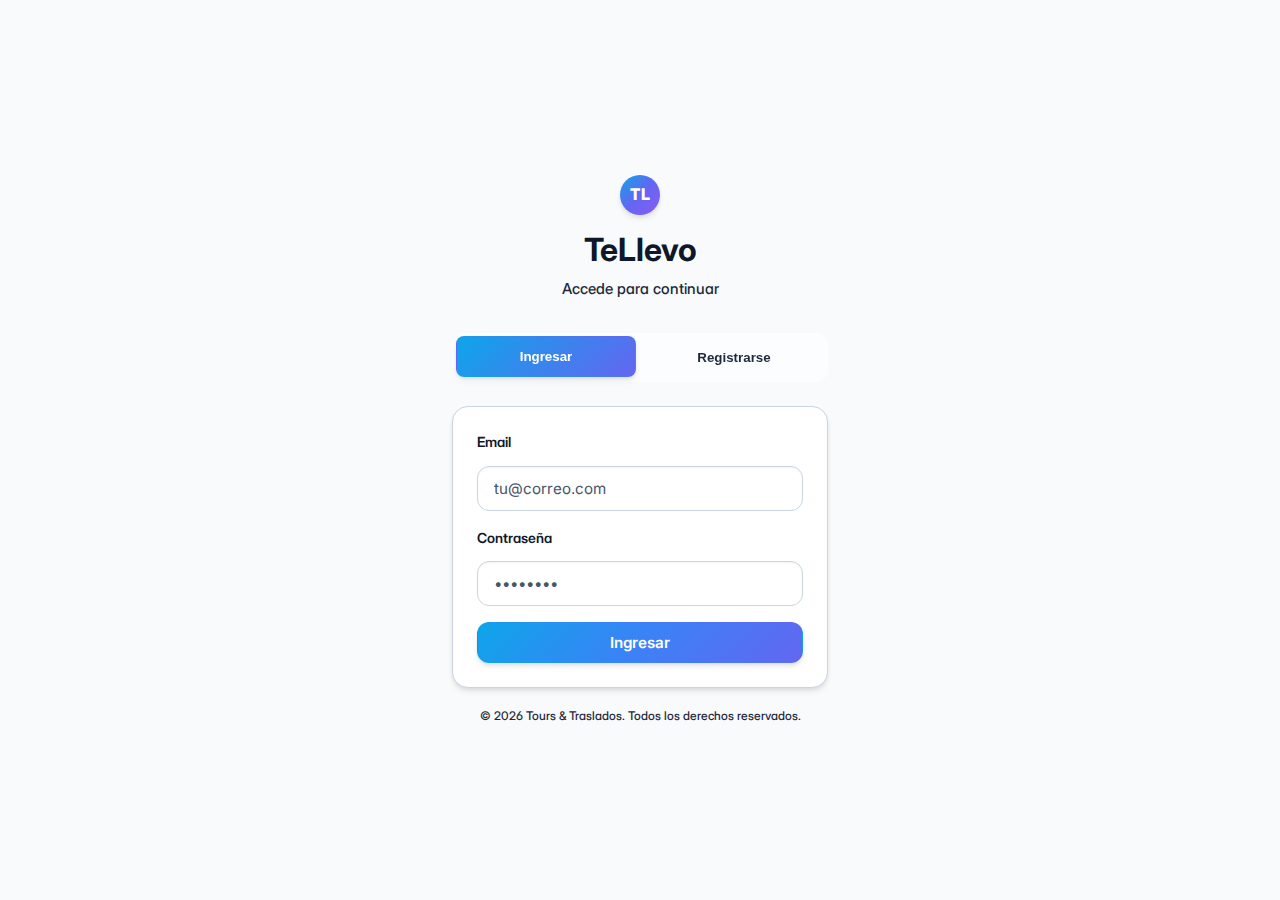
<file: Trasportistas v2/index.html>
<!DOCTYPE html>
<html lang="es">
<head>
    <meta charset="UTF-8" />
    <meta name="viewport" content="width=device-width, initial-scale=1.0" />
    <title>Plataforma Tours & Traslados - Login</title>
    <link rel="preconnect" href="https://fonts.googleapis.com">
    <link rel="preconnect" href="https://fonts.gstatic.com" crossorigin>
    <link href="https://fonts.googleapis.com/css2?family=Inter:wght@400;500;600;700;800&display=swap" rel="stylesheet">
    <link rel="stylesheet" href="shared/assets/styles.css" />
</head>
<body class="auth-page">
    <div class="auth-container">
        <div class="brand">
            <div class="logo-circle">TL</div>
            <h1>TeLlevo</h1>
            <p class="subtitle">Accede para continuar</p>
        </div>

    <div class="tabs">
      <button class="tab active" id="tabLogin">Ingresar</button>
      <button class="tab" id="tabRegister">Registrarse</button>
    </div>
    <form id="loginForm" class="card" style="display:block;">
            <div class="form-row">
                <label for="email">Email</label>
                <input id="email" type="email" placeholder="tu@correo.com" required />
            </div>
            <div class="form-row">
                <label for="password">Contraseña</label>
                <input id="password" type="password" placeholder="••••••••" required />
            </div>
            <button type="submit" class="btn primary w-100">Ingresar</button>
            <div id="loginError" class="alert error" style="display:none;">Credenciales inválidas o rol incorrecto</div>
        </form>

        <form id="registerForm" class="card" style="display:none; margin-top:12px;">
            <div class="grid cols-2">
                <div class="form-row">
                    <label for="regNombres">Nombres</label>
                    <input id="regNombres" required />
                </div>
                <div class="form-row">
                    <label for="regApellidos">Apellidos</label>
                    <input id="regApellidos" required />
                </div>
                <div class="form-row">
                    <label for="regCI">CI</label>
                    <input id="regCI" required />
                </div>
                <div class="form-row">
                    <label for="regTelefono">Teléfono</label>
                    <input id="regTelefono" required />
                </div>
                <div class="form-row" style="grid-column:1/-1;">
                    <label for="regDireccion">Dirección</label>
                    <div style="display:flex; gap:8px;">
                        <input id="regDireccion" class="w-100" placeholder="Calle, número, referencia" required />
                        <button type="button" id="openMap" class="btn ghost" title="Elegir en mapa">📍</button>
                    </div>
                    <small class="muted" id="coordPreview"></small>
                </div>
                <div class="form-row">
                    <label for="regEmail">Correo</label>
                    <input id="regEmail" type="email" required />
                </div>
                <div class="form-row">
                    <label for="regRole">Rol</label>
                    <select id="regRole" required>
                        <option value="cliente" selected>Cliente</option>
                        <option value="clienteEmpresa">ClienteEmpresa</option>
                    </select>
                </div>
                <div class="form-row" style="grid-column:1/-1; display:flex; align-items:center; gap:12px;">
                    <div>
                        <div class="avatar-preview" id="avatarPreview"></div>
                    </div>
                    <div>
                        <label for="regFoto">Foto</label>
                        <input id="regFoto" type="file" accept="image/*" />
                    </div>
                </div>
                <div class="form-row">
                    <label for="regPass">Contraseña</label>
                    <input id="regPass" type="password" required />
                </div>
                <div class="form-row">
                    <label for="regPass2">Confirmar Contraseña</label>
                    <input id="regPass2" type="password" required />
                </div>
            </div>
            <button type="submit" class="btn primary w-100">Crear cuenta</button>
            <div id="registerMsg" class="alert info" style="display:none;"></div>
        </form>

        <footer class="mini-footer">© <span id="year"></span> Tours & Traslados. Todos los derechos reservados.</footer>
    </div>

    <div class="modal-backdrop" id="mapBackdrop"></div>
    <div class="modal" id="mapModal">
      <div class="modal-content">
        <div class="modal-header">
          <strong>Selecciona tu ubicación</strong>
          <button id="closeMap" class="btn ghost" title="Cerrar">✖</button>
        </div>
        <div class="modal-body">
          <div class="map map-picker" id="mapPicker"></div>
        </div>
        <div class="modal-footer">
          <button class="btn ghost" id="cancelMap">Cancelar</button>
          <button class="btn primary" id="usePoint">Usar punto</button>
        </div>
      </div>
    </div>

    <script type="module" src="shared/assets/scripts.js"></script>
    <script type="module">
        import { Auth, registerUser } from './shared/assets/scripts.js';

        document.getElementById('year').textContent = new Date().getFullYear();

        // Tabs
        const tabLogin = document.getElementById('tabLogin');
        const tabRegister = document.getElementById('tabRegister');
        const loginForm = document.getElementById('loginForm');
        const registerForm = document.getElementById('registerForm');
        function setTab(tab) {
          if (tab === 'login') {
            tabLogin.classList.add('active'); tabRegister.classList.remove('active');
            loginForm.style.display = 'block'; registerForm.style.display = 'none';
          } else {
            tabRegister.classList.add('active'); tabLogin.classList.remove('active');
            registerForm.style.display = 'block'; loginForm.style.display = 'none';
          }
        }
        tabLogin.addEventListener('click', (e)=>{ e.preventDefault(); setTab('login'); });
        tabRegister.addEventListener('click', (e)=>{ e.preventDefault(); setTab('register'); });

        // Login
        loginForm.addEventListener('submit', (e) => {
            e.preventDefault();
            const email = document.getElementById('email').value.trim();
            const password = document.getElementById('password').value;

            const result = Auth.login({ email, password });
            if (!result.success) {
                const el = document.getElementById('loginError');
                el.style.display = 'block';
                el.textContent = result.message || 'Error de autenticación';
                return;
            }

            const mapRoleToPath = {
                admin: 'admin/index.html',
                empresa: 'empresa/index.html',
                cliente: 'cliente/index.html',
                clienteEmpresa: 'clienteEmpresa/index.html',
                conductor: 'conductor/index.html',
            };
            window.location.href = mapRoleToPath[result.user.role];
        });

        // Registro
        let pickedPoint = null;
        const openMapBtn = document.getElementById('openMap');
        const mapModal = document.getElementById('mapModal');
        const mapBackdrop = document.getElementById('mapBackdrop');
        const mapPicker = document.getElementById('mapPicker');
        function openMap() { mapModal.classList.add('show'); mapBackdrop.classList.add('show'); }
        function closeMap() { mapModal.classList.remove('show'); mapBackdrop.classList.remove('show'); }
        document.getElementById('closeMap').onclick = closeMap;
        document.getElementById('cancelMap').onclick = closeMap;
        openMapBtn.onclick = openMap;
        let mapPickerInstance = null; let mapPickerMarker = null;
        document.getElementById('openMap').addEventListener('click', async () => {
          openMap();
          const { initLeafletMap, ensureLeaflet } = await import('./shared/assets/scripts.js');
          await ensureLeaflet();
          mapPicker.innerHTML = '';
          mapPickerInstance = await initLeafletMap(mapPicker, { center: [-0.1807, -78.4678], zoom: 12 });
          mapPickerInstance.on('click', (e) => {
            pickedPoint = { lat: e.latlng.lat, lng: e.latlng.lng };
            if (!mapPickerMarker) { mapPickerMarker = L.marker([pickedPoint.lat, pickedPoint.lng]).addTo(mapPickerInstance); }
            else { mapPickerMarker.setLatLng([pickedPoint.lat, pickedPoint.lng]); }
            document.getElementById('coordPreview').textContent = `Coordenadas seleccionadas: ${pickedPoint.lat.toFixed(5)}, ${pickedPoint.lng.toFixed(5)}`;
          });
        });
        document.getElementById('usePoint').onclick = () => { closeMap(); };

        // Foto preview
        const regFoto = document.getElementById('regFoto');
        const avatarPreview = document.getElementById('avatarPreview');
        let fotoDataUrl = null;
        regFoto.addEventListener('change', () => {
          const file = regFoto.files?.[0]; if (!file) return;
          const reader = new FileReader();
          reader.onload = () => { fotoDataUrl = reader.result; avatarPreview.style.backgroundImage = `url('${fotoDataUrl}')`; };
          reader.readAsDataURL(file);
        });

        registerForm.addEventListener('submit', (e) => {
          e.preventDefault();
          const payload = {
            nombres: document.getElementById('regNombres').value.trim(),
            apellidos: document.getElementById('regApellidos').value.trim(),
            ci: document.getElementById('regCI').value.trim(),
            telefono: document.getElementById('regTelefono').value.trim(),
            direccion: document.getElementById('regDireccion').value.trim(),
            email: document.getElementById('regEmail').value.trim(),
            role: document.getElementById('regRole').value,
            password: document.getElementById('regPass').value,
            password2: document.getElementById('regPass2').value,
            location: pickedPoint,
            fotoDataUrl,
          };
          const msg = document.getElementById('registerMsg');
          msg.style.display = 'none';
          if (!payload.nombres || !payload.apellidos || !payload.ci || !payload.telefono || !payload.direccion || !payload.email || !payload.password || !payload.password2) {
            msg.style.display = 'block'; msg.className = 'alert error'; msg.textContent = 'Completa todos los campos'; return;
          }
          if (payload.password !== payload.password2) { msg.style.display = 'block'; msg.className = 'alert error'; msg.textContent = 'Las contraseñas no coinciden'; return; }
          if (!payload.location) { msg.style.display = 'block'; msg.className = 'alert error'; msg.textContent = 'Selecciona tu ubicación en el mapa'; return; }
          const res = registerUser(payload);
          if (!res.success) { msg.style.display = 'block'; msg.className = 'alert error'; msg.textContent = res.message || 'Error en registro'; return; }
          msg.style.display = 'block'; msg.className = 'alert success'; msg.textContent = 'Cuenta creada. Ya puedes iniciar sesión.';
          setTab('login');
        });
    </script>
</body>
</html>
</file>
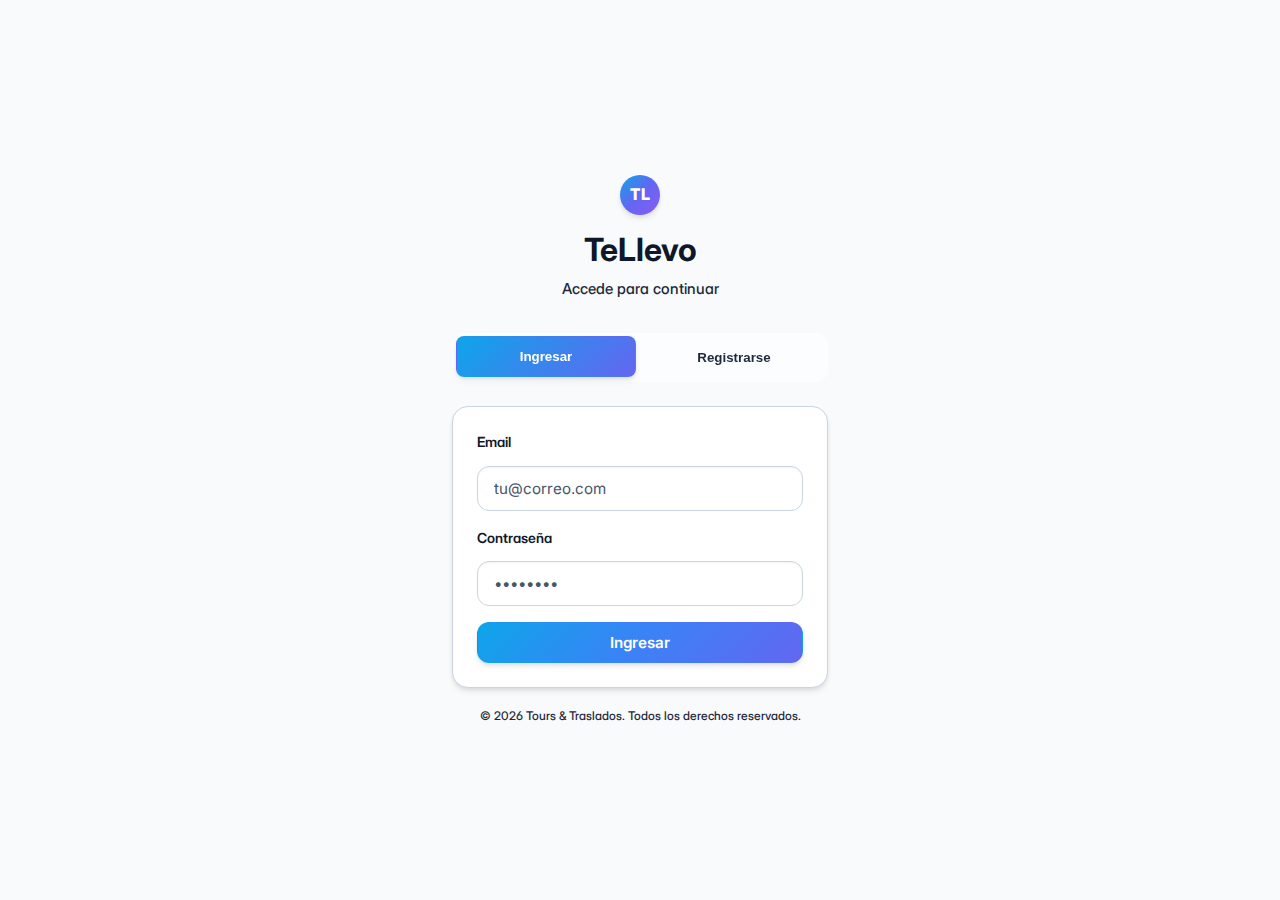
<file: Trasportistas v2/admin/index.html>
<!DOCTYPE html>
<html lang="es">
<head>
  <meta charset="UTF-8" />
  <meta name="viewport" content="width=device-width, initial-scale=1.0" />
  <title>Admin | TeLlevo</title>
  <link rel="stylesheet" href="../shared/assets/styles.css" />
  <link rel="stylesheet" href="./admin.css" />
</head>
<body class="page">
  <div id="navbar"></div>

  <main class="admin-layout">
    <!-- Sidebar de Navegación -->
    <aside class="admin-sidebar">
      <div class="sidebar-header">
        <h2>Panel de Administración</h2>
      </div>
      <nav class="sidebar-nav">
        <button class="nav-btn active" data-tab="dashboard">
          <span class="nav-icon">📊</span>
          <span class="nav-text">Dashboard</span>
        </button>
        <button class="nav-btn" data-tab="usuarios">
          <span class="nav-icon">👥</span>
          <span class="nav-text">Usuarios</span>
        </button>
        <button class="nav-btn" data-tab="clientes">
          <span class="nav-icon">👤</span>
          <span class="nav-text">Clientes</span>
        </button>
        <button class="nav-btn" data-tab="flota">
          <span class="nav-icon">🚗</span>
          <span class="nav-text">Flota</span>
        </button>
        <button class="nav-btn" data-tab="conductores">
          <span class="nav-icon">👨‍💼</span>
          <span class="nav-text">Conductores</span>
        </button>
        <button class="nav-btn" data-tab="rutas">
          <span class="nav-icon">🛣️</span>
          <span class="nav-text">Rutas</span>
        </button>
        <button class="nav-btn" data-tab="asignacion">
          <span class="nav-icon">📋</span>
          <span class="nav-text">Asignación</span>
        </button>
        <button class="nav-btn" data-tab="cupones">
          <span class="nav-icon">🎫</span>
          <span class="nav-text">Cupones</span>
        </button>
        <button class="nav-btn" data-tab="gps">
          <span class="nav-icon">📍</span>
          <span class="nav-text">GPS</span>
        </button>
      </nav>
    </aside>

    <!-- Contenido Principal -->
    <div class="admin-content">
      <!-- Contenido de las Pestañas -->
      <div class="tab-content">
        <!-- Dashboard -->
        <div id="dashboard" class="tab-pane active">
          <section class="grid cols-3" id="stats">
            <div class="card"><div class="muted">Reservas Hoy</div><div class="kpi" id="kpiBookings">0</div></div>
            <div class="card"><div class="muted">Conductores Activos</div><div class="kpi" id="kpiDrivers">0</div></div>
            <div class="card"><div class="muted">Ingresos Est.</div><div class="kpi" id="kpiRevenue">$0</div></div>
          </section>
          
          <section class="grid cols-2">
            <div class="card">
              <h3>Reservas Recientes</h3>
              <div id="recentBookings"></div>
            </div>
            <div class="card">
              <h3>Estado del Sistema</h3>
              <div id="systemStatus"></div>
            </div>
          </section>
        </div>

        <!-- Usuarios -->
        <div id="usuarios" class="tab-pane">
          <div class="card">
            <div class="section-header">
              <h3>Gestión de Usuarios</h3>
              <button id="addUser" class="btn primary">Añadir Usuario</button>
            </div>
            <div id="usersTable"></div>
          </div>
        </div>

        <!-- Modal para ver usuario -->
        <div id="viewUserModal" class="modal">
          <div class="modal-content">
            <div class="modal-header">
              <h3>Información del Usuario</h3>
              <span class="modal-close" id="closeViewModal">&times;</span>
            </div>
            <div class="modal-body" id="viewUserContent">
              <!-- Contenido dinámico -->
            </div>
          </div>
        </div>

        <!-- Modal para editar usuario -->
        <div id="editUserModal" class="modal">
          <div class="modal-content">
            <div class="modal-header">
              <h3>Editar Usuario</h3>
              <span class="modal-close" id="closeEditModal">&times;</span>
            </div>
            <div class="modal-body">
              <form id="editUserForm">
                <div class="form-group">
                  <label for="editUserName">Nombre:</label>
                  <input type="text" id="editUserName" name="name" required>
                </div>
                <div class="form-group">
                  <label for="editUserEmail">Email:</label>
                  <input type="email" id="editUserEmail" name="email" required>
                </div>
                <div class="form-group">
                  <label for="editUserRole">Rol:</label>
                  <select id="editUserRole" name="role" required>
                    <option value="">Seleccionar Rol</option>
                    <option value="admin">Admin</option>
                    <option value="conductor">Conductor</option>
                    <option value="empresa">Empresa</option>
                  </select>
                </div>
                <div class="form-group">
                  <label for="editUserStatus">Estado:</label>
                  <select id="editUserStatus" name="status" required>
                    <option value="Activo">Activo</option>
                    <option value="Inactivo">Inactivo</option>
                  </select>
                </div>
                <div class="form-actions">
                  <button type="button" class="btn secondary" id="cancelEdit">Cancelar</button>
                  <button type="submit" class="btn primary">Guardar Cambios</button>
                </div>
              </form>
            </div>
          </div>
        </div>

        <!-- Modal para añadir usuario -->
        <div id="addUserModal" class="modal">
          <div class="modal-content">
            <div class="modal-header">
              <h3>Nuevo Usuario</h3>
              <span class="modal-close" id="closeAddModal">&times;</span>
            </div>
            <div class="modal-body">
              <form id="addUserForm">
                <div class="form-group">
                  <label for="addUserName">Nombre:</label>
                  <input type="text" id="addUserName" name="name" required>
                </div>
                <div class="form-group">
                  <label for="addUserEmail">Email:</label>
                  <input type="email" id="addUserEmail" name="email" required>
                </div>
                <div class="form-group">
                  <label for="addUserPassword">Contraseña:</label>
                  <input type="password" id="addUserPassword" name="password" required>
                </div>
                <div class="form-group">
                  <label for="addUserRole">Rol:</label>
                  <select id="addUserRole" name="role" required>
                    <option value="">Seleccionar Rol</option>
                    <option value="admin">Admin</option>
                    <option value="conductor">Conductor</option>
                    <option value="empresa">Empresa</option>
                  </select>
                </div>
                <div class="form-group">
                  <label for="addUserStatus">Estado:</label>
                  <select id="addUserStatus" name="status" required>
                    <option value="Activo">Activo</option>
                    <option value="Inactivo">Inactivo</option>
                  </select>
                </div>
                <div class="form-actions">
                  <button type="button" class="btn secondary" id="cancelAdd">Cancelar</button>
                  <button type="submit" class="btn primary">Crear Usuario</button>
                </div>
              </form>
            </div>
          </div>
        </div>

        <!-- Modal para ver cliente -->
        <div id="viewClientModal" class="modal">
          <div class="modal-content">
            <div class="modal-header">
              <h3>Información del Cliente</h3>
              <span class="modal-close" id="closeViewClientModal">&times;</span>
            </div>
            <div class="modal-body" id="viewClientContent">
              <!-- Contenido dinámico -->
            </div>
          </div>
        </div>

        <!-- Modal para editar cliente -->
        <div id="editClientModal" class="modal">
          <div class="modal-content">
            <div class="modal-header">
              <h3>Editar Cliente</h3>
              <span class="modal-close" id="closeEditClientModal">&times;</span>
            </div>
            <div class="modal-body">
              <form id="editClientForm">
                <div class="form-group">
                  <label for="editClientName">Nombre:</label>
                  <input type="text" id="editClientName" name="name" required>
                </div>
                <div class="form-group">
                  <label for="editClientEmail">Email:</label>
                  <input type="email" id="editClientEmail" name="email" required>
                </div>
                <div class="form-group">
                  <label for="editClientPhone">Teléfono:</label>
                  <input type="tel" id="editClientPhone" name="phone" required>
                </div>
                <div class="form-group">
                  <label for="editClientRole">Tipo:</label>
                  <select id="editClientRole" name="role" required>
                    <option value="">Seleccionar Tipo</option>
                    <option value="cliente">Cliente Individual</option>
                    <option value="clienteEmpresa">Cliente Empresa</option>
                  </select>
                </div>
                <div class="form-group">
                  <label for="editClientStatus">Estado:</label>
                  <select id="editClientStatus" name="status" required>
                    <option value="Activo">Activo</option>
                    <option value="Inactivo">Inactivo</option>
                  </select>
                </div>
                <div class="form-actions">
                  <button type="button" class="btn secondary" id="cancelEditClient">Cancelar</button>
                  <button type="submit" class="btn primary">Guardar Cambios</button>
                </div>
              </form>
            </div>
          </div>
        </div>

        <!-- Modal para ver vehículo -->
        <div id="viewVehicleModal" class="modal">
          <div class="modal-content">
            <div class="modal-header">
              <h3>Información del Vehículo</h3>
              <span class="modal-close" id="closeViewVehicleModal">&times;</span>
            </div>
            <div class="modal-body" id="viewVehicleContent">
              <!-- Contenido dinámico -->
            </div>
          </div>
        </div>

        <!-- Modal para añadir vehículo -->
        <div id="addVehicleModal" class="modal">
          <div class="modal-content">
            <div class="modal-header">
              <h3>Nuevo Vehículo</h3>
              <span class="modal-close" id="closeAddVehicleModal">&times;</span>
            </div>
            <div class="modal-body">
              <form id="addVehicleForm">
                <div class="form-group">
                  <label for="addVehicleBrand">Marca:</label>
                  <input type="text" id="addVehicleBrand" name="brand" required>
                </div>
                <div class="form-group">
                  <label for="addVehicleModel">Modelo:</label>
                  <input type="text" id="addVehicleModel" name="model" required>
                </div>
                <div class="form-group">
                  <label for="addVehiclePlate">Placa:</label>
                  <input type="text" id="addVehiclePlate" name="plate" required>
                </div>
                <div class="form-group">
                  <label for="addVehicleYear">Año:</label>
                  <input type="number" id="addVehicleYear" name="year" min="1900" max="2024" required>
                </div>
                <div class="form-group">
                  <label for="addVehicleCapacity">Capacidad de Pasajeros:</label>
                  <input type="number" id="addVehicleCapacity" name="capacity" min="1" max="50" required>
                </div>
                <div class="form-group">
                  <label for="addVehicleType">Tipo de Vehículo:</label>
                  <select id="addVehicleType" name="type" required>
                    <option value="">Seleccionar Tipo</option>
                    <option value="sedan">Sedán</option>
                    <option value="suv">SUV</option>
                    <option value="van">Van</option>
                    <option value="bus">Bus</option>
                    <option value="pickup">Pickup</option>
                    <option value="hatchback">Hatchback</option>
                  </select>
                </div>
                <div class="form-group">
                  <label for="addVehicleFuel">Tipo de Combustible:</label>
                  <select id="addVehicleFuel" name="fuel" required>
                    <option value="">Seleccionar Combustible</option>
                    <option value="gasolina">Gasolina</option>
                    <option value="diesel">Diesel</option>
                    <option value="hibrido">Híbrido</option>
                    <option value="electrico">Eléctrico</option>
                  </select>
                </div>
                <div class="form-group">
                  <label for="addVehicleTransmission">Transmisión:</label>
                  <select id="addVehicleTransmission" name="transmission" required>
                    <option value="">Seleccionar Transmisión</option>
                    <option value="manual">Manual</option>
                    <option value="automatica">Automática</option>
                  </select>
                </div>
                <div class="form-group">
                  <label for="addVehicleColor">Color:</label>
                  <input type="text" id="addVehicleColor" name="color" required>
                </div>
                <div class="form-group">
                  <label for="addVehicleMileage">Kilometraje:</label>
                  <input type="number" id="addVehicleMileage" name="mileage" min="0" required>
                </div>
                <div class="form-group">
                  <label for="addVehicleStatus">Estado del Vehículo:</label>
                  <select id="addVehicleStatus" name="status" required>
                    <option value="disponible">Disponible</option>
                    <option value="en-uso">En Uso</option>
                    <option value="mantenimiento">En Mantenimiento</option>
                    <option value="inactivo">Inactivo</option>
                  </select>
                </div>
                <div class="form-group">
                  <label for="addVehicleInsurance">Número de Seguro:</label>
                  <input type="text" id="addVehicleInsurance" name="insurance">
                </div>
                <div class="form-group">
                  <label for="addVehicleNotes">Notas Adicionales:</label>
                  <textarea id="addVehicleNotes" name="notes" rows="3" placeholder="Observaciones, características especiales, etc."></textarea>
                </div>
                <div class="form-actions">
                  <button type="button" class="btn secondary" id="cancelAddVehicle">Cancelar</button>
                  <button type="submit" class="btn primary">Añadir Vehículo</button>
                </div>
              </form>
            </div>
          </div>
        </div>

        <!-- Modal para editar vehículo -->
        <div id="editVehicleModal" class="modal">
          <div class="modal-content">
            <div class="modal-header">
              <h3>Editar Vehículo</h3>
              <span class="modal-close" id="closeEditVehicleModal">&times;</span>
            </div>
            <div class="modal-body">
              <form id="editVehicleForm">
                <div class="form-group">
                  <label for="editVehicleBrand">Marca:</label>
                  <input type="text" id="editVehicleBrand" name="brand" required>
                </div>
                <div class="form-group">
                  <label for="editVehicleModel">Modelo:</label>
                  <input type="text" id="editVehicleModel" name="model" required>
                </div>
                <div class="form-group">
                  <label for="editVehiclePlate">Placa:</label>
                  <input type="text" id="editVehiclePlate" name="plate" required>
                </div>
                <div class="form-group">
                  <label for="editVehicleYear">Año:</label>
                  <input type="number" id="editVehicleYear" name="year" min="1900" max="2024" required>
                </div>
                <div class="form-group">
                  <label for="editVehicleCapacity">Capacidad de Pasajeros:</label>
                  <input type="number" id="editVehicleCapacity" name="capacity" min="1" max="50" required>
                </div>
                <div class="form-group">
                  <label for="editVehicleType">Tipo de Vehículo:</label>
                  <select id="editVehicleType" name="type" required>
                    <option value="">Seleccionar Tipo</option>
                    <option value="sedan">Sedán</option>
                    <option value="suv">SUV</option>
                    <option value="van">Van</option>
                    <option value="bus">Bus</option>
                    <option value="pickup">Pickup</option>
                    <option value="hatchback">Hatchback</option>
                  </select>
                </div>
                <div class="form-group">
                  <label for="editVehicleFuel">Tipo de Combustible:</label>
                  <select id="editVehicleFuel" name="fuel" required>
                    <option value="">Seleccionar Combustible</option>
                    <option value="gasolina">Gasolina</option>
                    <option value="diesel">Diesel</option>
                    <option value="hibrido">Híbrido</option>
                    <option value="electrico">Eléctrico</option>
                  </select>
                </div>
                <div class="form-group">
                  <label for="editVehicleTransmission">Transmisión:</label>
                  <select id="editVehicleTransmission" name="transmission" required>
                    <option value="">Seleccionar Transmisión</option>
                    <option value="manual">Manual</option>
                    <option value="automatica">Automática</option>
                  </select>
                </div>
                <div class="form-group">
                  <label for="editVehicleColor">Color:</label>
                  <input type="text" id="editVehicleColor" name="color" required>
                </div>
                <div class="form-group">
                  <label for="editVehicleMileage">Kilometraje:</label>
                  <input type="number" id="editVehicleMileage" name="mileage" min="0" required>
                </div>
                <div class="form-group">
                  <label for="editVehicleStatus">Estado del Vehículo:</label>
                  <select id="editVehicleStatus" name="status" required>
                    <option value="disponible">Disponible</option>
                    <option value="en-uso">En Uso</option>
                    <option value="mantenimiento">En Mantenimiento</option>
                    <option value="inactivo">Inactivo</option>
                  </select>
                </div>
                <div class="form-group">
                  <label for="editVehicleInsurance">Número de Seguro:</label>
                  <input type="text" id="editVehicleInsurance" name="insurance">
                </div>
                <div class="form-group">
                  <label for="editVehicleNotes">Notas Adicionales:</label>
                  <textarea id="editVehicleNotes" name="notes" rows="3" placeholder="Observaciones, características especiales, etc."></textarea>
                </div>
                <div class="form-actions">
                  <button type="button" class="btn secondary" id="cancelEditVehicle">Cancelar</button>
                  <button type="submit" class="btn primary">Guardar Cambios</button>
                </div>
              </form>
            </div>
          </div>
        </div>

        <!-- Clientes -->
        <div id="clientes" class="tab-pane">
          <div class="card">
            <div class="section-header">
              <h3>Gestión de Clientes</h3>
            </div>
            <div id="clientsTable"></div>
          </div>
        </div>

        <!-- Flota -->
        <div id="flota" class="tab-pane">
          <div class="card">
            <div class="section-header">
              <h3>Gestión de Flota</h3>
              <button id="addVehicle" class="btn primary">Añadir Vehículo</button>
            </div>
            <div id="fleetTable"></div>
          </div>
        </div>

        <!-- Conductores -->
        <div id="conductores" class="tab-pane">
          <div class="card">
            <div class="section-header">
              <h3>Gestión de Conductores</h3>
              <button id="addDriver" class="btn primary">Añadir Conductor</button>
            </div>
            <div id="driversTable"></div>
          </div>
        </div>

        <!-- Modal para ver conductor -->
        <div id="viewDriverModal" class="modal">
          <div class="modal-content">
            <div class="modal-header">
              <h3>Información del Conductor</h3>
              <span class="modal-close" id="closeViewDriverModal">&times;</span>
            </div>
            <div class="modal-body" id="viewDriverContent">
              <!-- Contenido dinámico -->
            </div>
          </div>
        </div>

        <!-- Modal para editar conductor -->
        <div id="editDriverModal" class="modal">
          <div class="modal-content">
            <div class="modal-header">
              <h3>Editar Conductor</h3>
              <span class="modal-close" id="closeEditDriverModal">&times;</span>
            </div>
            <div class="modal-body">
              <form id="editDriverForm">
                <div class="form-group">
                  <label for="editDriverName">Nombre Completo:</label>
                  <input type="text" id="editDriverName" name="name" required>
                </div>
                <div class="form-group">
                  <label for="editDriverPhone">Teléfono:</label>
                  <input type="tel" id="editDriverPhone" name="phone" required>
                </div>
                <div class="form-group">
                  <label for="editDriverEmail">Email:</label>
                  <input type="email" id="editDriverEmail" name="email" required>
                </div>
                <div class="form-group">
                  <label for="editDriverLicense">Número de Licencia:</label>
                  <input type="text" id="editDriverLicense" name="license" required>
                </div>
                <div class="form-group">
                  <label for="editDriverStatus">Estado:</label>
                  <select id="editDriverStatus" name="status" required>
                    <option value="Libre">Libre</option>
                    <option value="Ocupado">Ocupado</option>
                    <option value="En Ruta">En Ruta</option>
                    <option value="Inactivo">Inactivo</option>
                  </select>
                </div>
                <div class="form-group">
                  <label for="editDriverExperience">Años de Experiencia:</label>
                  <input type="number" id="editDriverExperience" name="experience" min="0" max="50" required>
                </div>
                <div class="form-group">
                  <label for="editDriverNotes">Notas Adicionales:</label>
                  <textarea id="editDriverNotes" name="notes" rows="3" placeholder="Observaciones sobre el conductor"></textarea>
                </div>
                <div class="form-actions">
                  <button type="button" class="btn secondary" id="cancelEditDriver">Cancelar</button>
                  <button type="submit" class="btn primary">Guardar Cambios</button>
                </div>
              </form>
            </div>
          </div>
        </div>

        <!-- Modal para añadir conductor -->
        <div id="addDriverModal" class="modal">
          <div class="modal-content">
            <div class="modal-header">
              <h3>Nuevo Conductor</h3>
              <span class="modal-close" id="closeAddDriverModal">&times;</span>
            </div>
            <div class="modal-body">
              <form id="addDriverForm">
                <div class="form-group">
                  <label for="addDriverName">Nombre Completo:</label>
                  <input type="text" id="addDriverName" name="name" required>
                </div>
                <div class="form-group">
                  <label for="addDriverPhone">Teléfono:</label>
                  <input type="tel" id="addDriverPhone" name="phone" required>
                </div>
                <div class="form-group">
                  <label for="addDriverEmail">Email:</label>
                  <input type="email" id="addDriverEmail" name="email" required>
                </div>
                <div class="form-group">
                  <label for="addDriverLicense">Número de Licencia:</label>
                  <input type="text" id="addDriverLicense" name="license" required>
                </div>
                <div class="form-group">
                  <label for="addDriverStatus">Estado:</label>
                  <select id="addDriverStatus" name="status" required>
                    <option value="Libre">Libre</option>
                    <option value="Ocupado">Ocupado</option>
                    <option value="En Ruta">En Ruta</option>
                    <option value="Inactivo">Inactivo</option>
                  </select>
                </div>
                <div class="form-group">
                  <label for="addDriverExperience">Años de Experiencia:</label>
                  <input type="number" id="addDriverExperience" name="experience" min="0" max="50" required>
                </div>
                <div class="form-group">
                  <label for="addDriverNotes">Notas Adicionales:</label>
                  <textarea id="addDriverNotes" name="notes" rows="3" placeholder="Observaciones sobre el conductor"></textarea>
                </div>
                <div class="form-actions">
                  <button type="button" class="btn secondary" id="cancelAddDriver">Cancelar</button>
                  <button type="submit" class="btn primary">Crear Conductor</button>
                </div>
              </form>
            </div>
          </div>
        </div>

        <!-- Rutas -->
        <div id="rutas" class="tab-pane">
          <div class="card">
            <div class="section-header">
              <h3>Gestión de Rutas</h3>
              <div style="display: flex; gap: 8px;">
                <button id="loadSampleRoutes" class="btn secondary">Cargar Rutas de Ejemplo</button>
                <button id="updateChildPrices" class="btn secondary">Actualizar Precios Niños</button>
                <button id="addRoute" class="btn primary">Añadir Ruta</button>
              </div>
            </div>
            <div id="routesTable"></div>
          </div>
        </div>

        <!-- Modal para ver ruta -->
        <div id="viewRouteModal" class="modal">
          <div class="modal-content">
            <div class="modal-header">
              <h3>Información de la Ruta</h3>
              <span class="modal-close" id="closeViewRouteModal">&times;</span>
            </div>
            <div class="modal-body" id="viewRouteContent">
              <!-- Contenido dinámico -->
            </div>
          </div>
        </div>

        <!-- Modal para editar ruta -->
        <div id="editRouteModal" class="modal">
          <div class="modal-content">
            <div class="modal-header">
              <h3>Editar Ruta</h3>
              <span class="modal-close" id="closeEditRouteModal">&times;</span>
            </div>
            <div class="modal-body">
              <form id="editRouteForm">
                <div class="form-group">
                  <label for="editRouteType">Tipo de Ruta:</label>
                  <select id="editRouteType" name="type" required>
                    <option value="">Seleccionar Tipo</option>
                    <option value="tour">Tour</option>
                    <option value="transfer">Transfer</option>
                    <option value="aeropuerto">Aeropuerto</option>
                  </select>
                </div>
                <div class="form-group">
                  <label for="editRouteName">Nombre de la Ruta:</label>
                  <input type="text" id="editRouteName" name="name" required>
                </div>
                <div class="form-group">
                  <label for="editRoutePrice">Precio Base ($):</label>
                  <input type="number" id="editRoutePrice" name="basePrice" min="0" step="0.01" required>
                </div>
                <div class="form-group">
                  <label for="editRouteChildPrice">Precio Niños ($):</label>
                  <input type="number" id="editRouteChildPrice" name="childPrice" min="0" step="0.01" placeholder="Opcional">
                </div>
                <div class="form-group">
                  <label for="editRouteDescription">Descripción:</label>
                  <textarea id="editRouteDescription" name="description" rows="3" placeholder="Descripción detallada de la ruta"></textarea>
                </div>
                <div class="form-group">
                  <label for="editRouteImage">URL de Imagen:</label>
                  <input type="url" id="editRouteImage" name="image" placeholder="https://ejemplo.com/imagen.jpg">
                </div>
                <div class="form-group">
                  <label for="editRouteStatus">Estado:</label>
                  <select id="editRouteStatus" name="status" required>
                    <option value="activo">Activo</option>
                    <option value="inactivo">Inactivo</option>
                  </select>
                </div>
                <div class="form-actions">
                  <button type="button" class="btn secondary" id="cancelEditRoute">Cancelar</button>
                  <button type="submit" class="btn primary">Guardar Cambios</button>
                </div>
              </form>
            </div>
          </div>
        </div>

        <!-- Modal para añadir ruta -->
        <div id="addRouteModal" class="modal">
          <div class="modal-content">
            <div class="modal-header">
              <h3>Nueva Ruta</h3>
              <span class="modal-close" id="closeAddRouteModal">&times;</span>
            </div>
            <div class="modal-body">
              <form id="addRouteForm">
                <div class="form-group">
                  <label for="addRouteType">Tipo de Ruta:</label>
                  <select id="addRouteType" name="type" required>
                    <option value="">Seleccionar Tipo</option>
                    <option value="tour">Tour</option>
                    <option value="transfer">Transfer</option>
                    <option value="aeropuerto">Aeropuerto</option>
                  </select>
                </div>
                <div class="form-group">
                  <label for="addRouteName">Nombre de la Ruta:</label>
                  <input type="text" id="addRouteName" name="name" required>
                </div>
                <div class="form-group">
                  <label for="addRoutePrice">Precio Base ($):</label>
                  <input type="number" id="addRoutePrice" name="basePrice" min="0" step="0.01" required>
                </div>
                <div class="form-group">
                  <label for="addRouteChildPrice">Precio Niños ($):</label>
                  <input type="number" id="addRouteChildPrice" name="childPrice" min="0" step="0.01" placeholder="Opcional">
                </div>
                <div class="form-group">
                  <label for="addRouteDescription">Descripción:</label>
                  <textarea id="addRouteDescription" name="description" rows="3" placeholder="Descripción detallada de la ruta"></textarea>
                </div>
                <div class="form-group">
                  <label for="addRouteImage">URL de Imagen:</label>
                  <input type="url" id="addRouteImage" name="image" placeholder="https://ejemplo.com/imagen.jpg">
                </div>
                <div class="form-actions">
                  <button type="button" class="btn secondary" id="cancelAddRoute">Cancelar</button>
                  <button type="submit" class="btn primary">Crear Ruta</button>
                </div>
              </form>
            </div>
          </div>
        </div>

        <!-- Asignación de Reservas -->
        <div id="asignacion" class="tab-pane">
          <div class="card">
            <div class="section-header">
              <h3>Asignación de Reservas</h3>
              <button id="clearBookings" class="btn secondary">Limpiar Todas las Reservas</button>
            </div>
            
            <!-- Pestañas de Estados -->
            <div class="assignment-tabs">
              <div class="tab-buttons">
                <button class="tab-btn active" data-assignment-tab="pendiente">
                  <span class="tab-icon">⏳</span>
                  <span class="tab-text">Pendientes</span>
                  <span class="tab-count" id="pendiente-count">0</span>
                </button>
                <button class="tab-btn" data-assignment-tab="asignadas">
                  <span class="tab-icon">👤</span>
                  <span class="tab-text">Asignadas</span>
                  <span class="tab-count" id="asignadas-count">0</span>
                </button>
                <button class="tab-btn" data-assignment-tab="en-curso">
                  <span class="tab-icon">🚗</span>
                  <span class="tab-text">En Curso</span>
                  <span class="tab-count" id="en-curso-count">0</span>
                </button>
                <button class="tab-btn" data-assignment-tab="completadas">
                  <span class="tab-icon">✅</span>
                  <span class="tab-text">Completadas</span>
                  <span class="tab-count" id="completadas-count">0</span>
                </button>
              </div>
              
              <!-- Contenido de las Pestañas -->
              <div class="assignment-tab-content">
                <div id="pendiente" class="assignment-tab-pane active">
                  <div id="assignments-pendiente"></div>
                </div>
                <div id="asignadas" class="assignment-tab-pane">
                  <div id="assignments-asignadas"></div>
                </div>
                <div id="en-curso" class="assignment-tab-pane">
                  <div id="assignments-en-curso"></div>
                </div>
                <div id="completadas" class="assignment-tab-pane">
                  <div id="assignments-completadas"></div>
                </div>
              </div>
            </div>
          </div>
        </div>

        <!-- Cupones -->
        <div id="cupones" class="tab-pane">
          <div class="card">
            <div class="section-header">
              <h3>Gestión de Cupones</h3>
              <button id="addCoupon" class="btn primary">Añadir Cupón</button>
            </div>
            <div id="couponsTable"></div>
          </div>
        </div>

        <!-- Modal para ver cupón -->
        <div id="viewCouponModal" class="modal">
          <div class="modal-content">
            <div class="modal-header">
              <h3>Información del Cupón</h3>
              <span class="modal-close" id="closeViewCouponModal">&times;</span>
            </div>
            <div class="modal-body" id="viewCouponContent">
              <!-- Contenido dinámico -->
            </div>
          </div>
        </div>

        <!-- Modal para editar cupón -->
        <div id="editCouponModal" class="modal">
          <div class="modal-content">
            <div class="modal-header">
              <h3>Editar Cupón</h3>
              <span class="modal-close" id="closeEditCouponModal">&times;</span>
            </div>
            <div class="modal-body">
              <form id="editCouponForm">
                <div class="form-group">
                  <label for="editCouponCode">Código del Cupón:</label>
                  <input type="text" id="editCouponCode" name="code" required>
                </div>
                <div class="form-group">
                  <label for="editCouponPercent">Porcentaje de Descuento:</label>
                  <input type="number" id="editCouponPercent" name="percent" min="1" max="100" required>
                </div>
                <div class="form-group">
                  <label for="editCouponDescription">Descripción:</label>
                  <textarea id="editCouponDescription" name="description" rows="3" placeholder="Descripción del cupón"></textarea>
                </div>
                <div class="form-group">
                  <label for="editCouponStatus">Estado:</label>
                  <select id="editCouponStatus" name="status" required>
                    <option value="activo">Activo</option>
                    <option value="inactivo">Inactivo</option>
                    <option value="expirado">Expirado</option>
                  </select>
                </div>
                <div class="form-group">
                  <label for="editCouponExpiry">Fecha de Expiración:</label>
                  <input type="date" id="editCouponExpiry" name="expiry">
                </div>
                <div class="form-group">
                  <label for="editCouponUsageLimit">Límite de Uso:</label>
                  <input type="number" id="editCouponUsageLimit" name="usageLimit" min="1" placeholder="Número máximo de usos">
                </div>
                <div class="form-actions">
                  <button type="button" class="btn secondary" id="cancelEditCoupon">Cancelar</button>
                  <button type="submit" class="btn primary">Guardar Cambios</button>
                </div>
              </form>
            </div>
          </div>
        </div>

        <!-- Modal para añadir cupón -->
        <div id="addCouponModal" class="modal">
          <div class="modal-content">
            <div class="modal-header">
              <h3>Nuevo Cupón</h3>
              <span class="modal-close" id="closeAddCouponModal">&times;</span>
            </div>
            <div class="modal-body">
              <form id="addCouponForm">
                <div class="form-group">
                  <label for="addCouponCode">Código del Cupón:</label>
                  <input type="text" id="addCouponCode" name="code" required placeholder="Ej: DESCUENTO20">
                </div>
                <div class="form-group">
                  <label for="addCouponPercent">Porcentaje de Descuento:</label>
                  <input type="number" id="addCouponPercent" name="percent" min="1" max="100" required placeholder="Ej: 20">
                </div>
                <div class="form-group">
                  <label for="addCouponDescription">Descripción:</label>
                  <textarea id="addCouponDescription" name="description" rows="3" placeholder="Descripción del cupón"></textarea>
                </div>
                <div class="form-group">
                  <label for="addCouponStatus">Estado:</label>
                  <select id="addCouponStatus" name="status" required>
                    <option value="activo">Activo</option>
                    <option value="inactivo">Inactivo</option>
                  </select>
                </div>
                <div class="form-group">
                  <label for="addCouponExpiry">Fecha de Expiración:</label>
                  <input type="date" id="addCouponExpiry" name="expiry">
                </div>
                <div class="form-group">
                  <label for="addCouponUsageLimit">Límite de Uso:</label>
                  <input type="number" id="addCouponUsageLimit" name="usageLimit" min="1" placeholder="Número máximo de usos">
                </div>
                <div class="form-actions">
                  <button type="button" class="btn secondary" id="cancelAddCoupon">Cancelar</button>
                  <button type="submit" class="btn primary">Crear Cupón</button>
                </div>
              </form>
            </div>
          </div>
        </div>

        <!-- Modal para asignar conductor y vehículo -->
        <div id="assignModal" class="modal">
          <div class="modal-content">
            <div class="modal-header">
              <h3>Asignar Conductor y Vehículo</h3>
              <span class="modal-close" id="closeAssignModal">&times;</span>
            </div>
            <div class="modal-body">
              <form id="assignForm">
                <div class="form-group">
                  <label for="assignDriver">Conductor:</label>
                  <select id="assignDriver" name="driverId" required>
                    <option value="">Seleccionar conductor</option>
                  </select>
                </div>
                <div class="form-group">
                  <label for="assignVehicle">Vehículo:</label>
                  <select id="assignVehicle" name="vehicleId" required>
                    <option value="">Seleccionar vehículo</option>
                  </select>
                </div>
                <div class="form-actions">
                  <button type="button" class="btn secondary" id="cancelAssign">Cancelar</button>
                  <button type="submit" class="btn primary">Asignar</button>
                </div>
              </form>
            </div>
          </div>
        </div>

        <!-- GPS -->
        <div id="gps" class="tab-pane">
          <div class="gps-container">
            <div class="gps-header">
              <h2>GPS en tiempo real</h2>
              <div class="gps-controls">
                <div class="search-container">
                  <input type="text" id="driverSearch" placeholder="Buscar conductor por nombre..." class="search-input">
                </div>
                <div class="active-drivers">
                  <span id="activeCount">0 activos</span>
                </div>
              </div>
            </div>
            
            <div class="gps-content">
              <div class="map-section">
                <div class="map" id="driversMap"></div>
              </div>
              
              <div class="driver-info-section">
                <div class="driver-card" id="driverCard">
                  <div class="driver-header">
                    <h3 id="driverName">Selecciona un conductor</h3>
                    <span id="driverStatus" class="status-badge">INACTIVO</span>
                  </div>
                  <div class="driver-details" id="driverDetails">
                    <p>El mapa muestra conductores con viajes en curso. El GPS se activa cuando el conductor presiona "Empezar viaje".</p>
                  </div>
                </div>
                
                <!-- Lista de conductores -->
                <div id="driversListContainer" class="drivers-list-container">
                  <!-- Se llenará dinámicamente -->
                </div>
              </div>
            </div>
            
            <div class="gps-footer">
              <p>El mapa muestra conductores con viajes en curso. El GPS se activa cuando el conductor presiona "Empezar viaje".</p>
            </div>
          </div>
        </div>
      </div>
    </div>
  </main>

  <div id="footer"></div>

  <script type="module" src="./admin.js"></script>
</body>
</html>
</file>
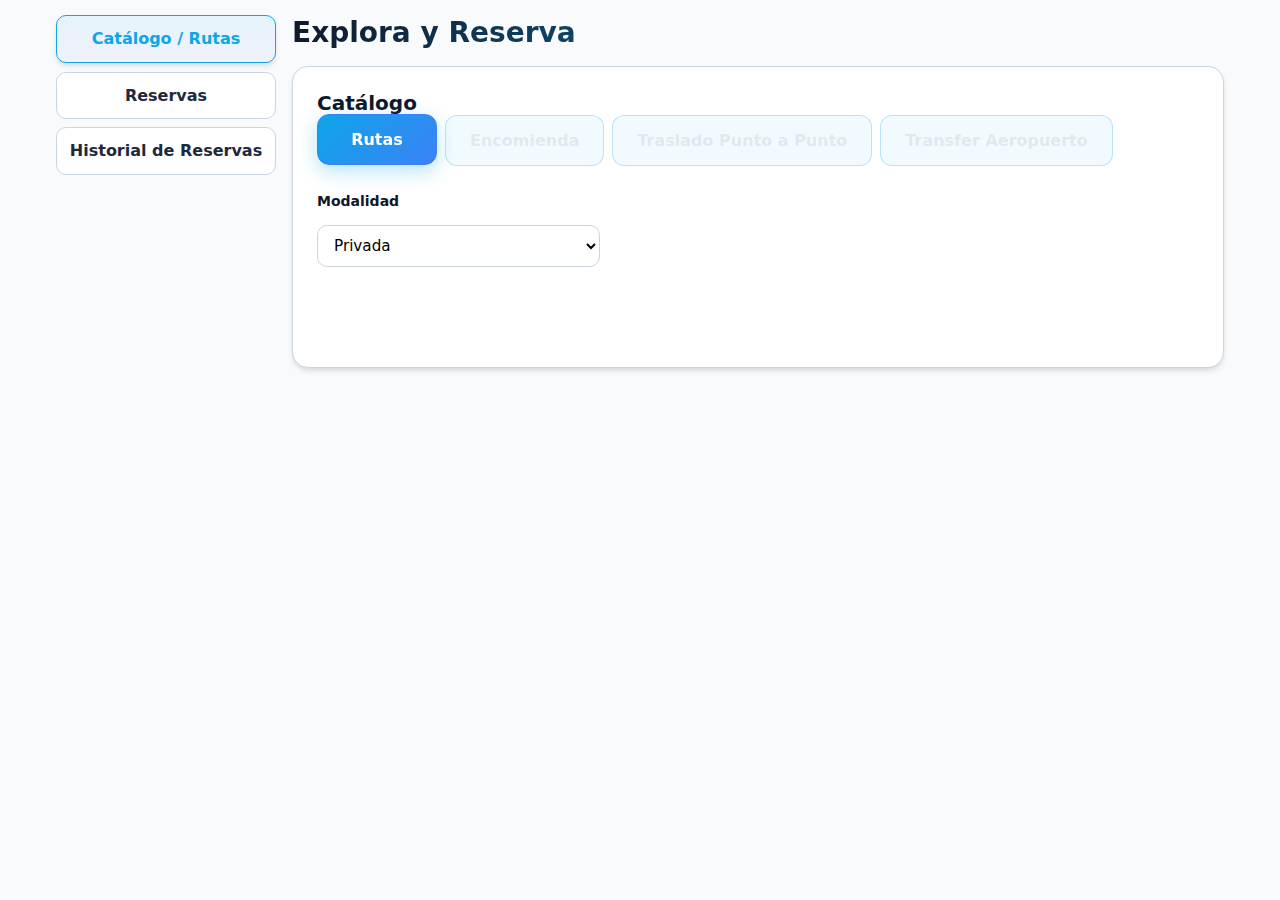
<file: Trasportistas v2/cliente/index.html>
<!DOCTYPE html>
<html lang="es">
<head>
  <meta charset="UTF-8" />
  <meta name="viewport" content="width=device-width, initial-scale=1.0" />
  <title>Cliente | TeLlevo</title>
  <link rel="stylesheet" href="../shared/assets/styles.css" />
  <link rel="stylesheet" href="./cliente.css" />
</head>
<body class="page">
  <div id="navbar"></div>
  <main class="container">
      <div class="client-layout">
        <aside class="sidebar">
          <div class="side-tabs" id="outerTabs">
            <div class="tab active" data-tab="catalogo">Catálogo / Rutas</div>
            <div class="tab" data-tab="reservas">Reservas</div>
            <div class="tab" data-tab="historial">Historial de Reservas</div>
          </div>
        </aside>
        <div class="content-area">
          <h2>Explora y Reserva</h2>

      <section id="tab-catalogo">
        <div class="card">
          <div class="section-header"><h3>Catálogo</h3></div>
          <div class="tabs" id="catalogTabs">
            <div class="tab active" data-cat="rutas">Rutas</div>
            <div class="tab" data-cat="encomienda">Encomienda</div>
            <div class="tab" data-cat="p2p">Traslado Punto a Punto</div>
            <div class="tab" data-cat="aeropuerto">Transfer Aeropuerto</div>
          </div>

          <div id="catalog-panel-rutas">
            <div class="grid cols-3" style="align-items:end">
              <div class="form-row">
                <label>Modalidad</label>
                <select id="routeModeSelect">
                  <option value="privada" selected>Privada</option>
                  <option value="compartida">Compartida</option>
                </select>
              </div>
            </div>
            <div id="catalog" class="catalog" style="margin-top:12px"></div>
          </div>

          <div id="catalog-panel-encomienda" class="hidden">
            <form id="formEncomienda" class="grid cols-3">
              <div class="form-row"><label>Remitente</label><input id="encRemitente" required /></div>
              <div class="form-row"><label>Destinatario</label><input id="encDestinatario" required /></div>
              <div class="form-row"><label>Teléfono contacto</label><input id="encTelefono" required /></div>
              <div class="form-row"><label>Peso (kg)</label><input id="encPeso" type="number" min="0" step="0.1" placeholder="Ej: 2.5" required /></div>
              <div class="form-row" style="grid-column:1/-1"><label>Descripción del paquete</label><input id="encDescripcion" required /></div>
              <div class="form-row" style="grid-column:1/-1">
                <label>Origen</label>
                <div class="grid cols-2">
                  <input id="encOrigen" placeholder="Dirección de recogida" required />
                  <button class="btn primary" id="encOpenMapOrigen" type="button">Mapa (Origen)</button>
                </div>
                <small class="muted" id="encOrigenPreview"></small>
                <input type="hidden" id="encOrigenLat" />
                <input type="hidden" id="encOrigenLng" />
              </div>
              <div class="form-row" style="grid-column:1/-1">
                <label>Destino</label>
                <div class="grid cols-2">
                  <input id="encDestino" placeholder="Dirección de entrega" required />
                  <button class="btn primary" id="encOpenMapDestino" type="button">Mapa (Destino)</button>
                </div>
                <small class="muted" id="encDestinoPreview"></small>
                <input type="hidden" id="encDestinoLat" />
                <input type="hidden" id="encDestinoLng" />
              </div>
              <div class="form-row" style="grid-column:1/-1"><button class="btn primary" type="submit">Solicitar Encomienda</button></div>
            </form>
          </div>

          <div id="catalog-panel-p2p" class="hidden">
            <form id="formP2P" class="grid cols-3">
              <div class="section-box" style="grid-column:1/-1">
                <div class="section-title">Origen</div>
                <div class="grid cols-3">
                  <div class="form-row"><label>Provincia</label><select id="p2pProvOrigen" required></select></div>
                  <div class="form-row"><label>Ciudad</label><select id="p2pCiudadOrigen" required></select></div>
                  <div class="form-row"></div>
                  <div class="form-row" style="grid-column:1/-1">
                    <label>Referencia / Dirección</label>
                    <div class="grid cols-2">
                      <input id="p2pOrigen" placeholder="Referencia de recogida" />
                      <button class="btn primary" id="p2pOpenMapOrigen" type="button">Mapa (Origen)</button>
                    </div>
                    <small class="muted" id="p2pOrigenPreview"></small>
                    <input type="hidden" id="p2pOrigenLat" />
                    <input type="hidden" id="p2pOrigenLng" />
                  </div>
                </div>
              </div>

              <div class="section-box" style="grid-column:1/-1">
                <div class="section-title">Destino</div>
                <div class="grid cols-3">
                  <div class="form-row"><label>Provincia</label><select id="p2pProvDestino" required></select></div>
                  <div class="form-row"><label>Ciudad</label><select id="p2pCiudadDestino" required></select></div>
                </div>
              </div>

              <div class="section-box" style="grid-column:1/-1">
                <div class="section-title">Fecha, hora y precio</div>
                <div class="grid cols-3">
                  <div class="form-row"><label>Fecha y hora</label><input id="p2pFecha" type="datetime-local" required /></div>
                  <div class="form-row"><label>Personas</label><input id="p2pPersonas" type="number" min="1" value="1" required /></div>
                  <div class="form-row"><label>Precio estimado</label><input id="p2pPrecio" placeholder="$0.00" readonly /></div>
                </div>
              </div>

              <div class="section-box" style="grid-column:1/-1">
                <div class="section-title">Notas y confirmación</div>
                <div class="grid cols-2">
                  <div class="form-row" style="grid-column:1/-1"><label>Notas</label><input id="p2pNotas" placeholder="Indicaciones adicionales" /></div>
                  <div class="form-row" style="grid-column:1/-1"><button class="btn primary" type="submit">Solicitar Traslado</button></div>
                </div>
              </div>
            </form>
          </div>

          <div id="catalog-panel-aeropuerto" class="hidden">
            <form id="formAeropuerto" class="grid cols-3">
              <div class="section-box" style="grid-column:1/-1">
                <div class="section-title">Tipo de Transfer</div>
                <div class="grid cols-3">
                  <div class="form-row"><label>Tipo</label>
                    <select id="airTipo" required>
                      <option value="llegada">Llegada → Ciudad</option>
                      <option value="salida">Ciudad → Aeropuerto</option>
                    </select>
                  </div>
                  <div class="form-row"><label>Aeropuerto</label>
                    <select id="airAeropuerto" required></select>
                  </div>
                </div>
              </div>

              <div class="section-box" style="grid-column:1/-1">
                <div class="section-title" id="airCitySectionTitle">Ciudad</div>
                <div class="grid cols-3">
                  <div class="form-row"><label>Provincia</label><select id="airProv" required></select></div>
                  <div class="form-row"><label>Ciudad</label><select id="airCiudad" required></select></div>
                </div>
              </div>

              <div class="section-box" style="grid-column:1/-1">
                <div class="section-title">Fecha, hora y precio</div>
                <div class="grid cols-3">
                  <div class="form-row"><label>Fecha y hora</label><input id="airFecha" type="datetime-local" required /></div>
                  <div class="form-row"><label>Personas</label><input id="airPersonas" type="number" min="1" value="1" required /></div>
                  <div class="form-row"><label>Precio estimado</label><input id="airPrecio" placeholder="$0.00" readonly /></div>
                </div>
              </div>

              <div class="form-row" style="grid-column:1/-1"><button class="btn primary" type="submit">Solicitar Transfer</button></div>
            </form>
          </div>
        </div>
      </section>

      <section id="tab-reservas" class="hidden">
        <div class="card reservas-card">
          <div class="section-header"><h3>Mis Reservas</h3></div>
          <div class="tabs" id="innerTabs">
            <div class="tab active" data-subtab="pendiente">Pendiente</div>
            <div class="tab" data-subtab="confirmado">Confirmado</div>
            <div class="tab" data-subtab="en-curso">En Curso</div>
          </div>
          <div id="panel-pendiente">
            <div id="myBookingsPending"></div>
          </div>
          <div id="panel-confirmado" class="hidden">
            <div id="myBookingsConfirmed"></div>
          </div>
          <div id="panel-en-curso" class="hidden">
            <div id="myBookingsInProgress"></div>
          </div>
        </div>
        <div class="card" style="margin-top:16px;">
          <div class="section-header"><h3>Tracking</h3></div>
          <div class="map" id="trackingMap"></div>
        </div>
      </section>

      <section id="tab-historial" class="hidden">
        <div class="card">
          <div class="section-header"><h3>Historial de Reservas</h3></div>
          <div id="bookingHistory"></div>
        </div>
      </section>
        </div>
      </div>
  </main>
  <div class="modal-backdrop" id="routeBackdrop"></div>
  <div class="modal" id="routeModal">
    <div class="modal-content">
      <div class="modal-header">
        <strong id="routeTitle"></strong>
        <button id="closeRoute" class="btn ghost" title="Cerrar">✖</button>
      </div>
      <div class="modal-body" id="routeBody"></div>
      <div class="modal-footer">
        <button class="btn primary" id="routeCloseBtn">Cerrar</button>
      </div>
    </div>
  </div>
  <!-- Modal de Reserva -->
  <div class="modal-backdrop" id="bookingBackdrop"></div>
  <div class="modal" id="bookingModal">
    <div class="modal-content">
      <div class="modal-header">
        <strong id="bookingTitle">Nueva reserva</strong>
        <button id="closeBooking" class="btn ghost" title="Cerrar">✖</button>
      </div>
      <div class="modal-body">
        <form id="bookingForm" class="booking-form">
          <div class="section-box">
            <div class="section-title">Consulta disponibilidad</div>
            <div class="grid cols-2">
              <div class="form-row" style="grid-column:1/-1"><small class="muted" id="bookingModeHint"></small></div>
              <div class="form-row">
                <label for="bkAdultos">Adultos</label>
                <select id="bkAdultos">
                  <option value="0">0</option>
                  <option value="1" selected>1</option>
                  <option value="2">2</option>
                  <option value="3">3</option>
                  <option value="4">4</option>
                  <option value="5">5</option>
                  <option value="6">6</option>
                  <option value="7">7</option>
                  <option value="8">8</option>
                </select>
              </div>
              <div class="form-row">
                <label for="bkNinos">Niños (5-12)</label>
                <select id="bkNinos">
                  <option value="0" selected>0</option>
                  <option value="1">1</option>
                  <option value="2">2</option>
                  <option value="3">3</option>
                  <option value="4">4</option>
                </select>
              </div>
              <div class="form-row">
                <label for="bkFechaDate">Fecha</label>
                <input id="bkFechaDate" type="date" required />
                <small class="muted hidden" id="bkFechaFijaNote">Fecha fijada para ruta compartida</small>
              </div>
              <div class="form-row">
                <label for="bkHora">Hora</label>
                <input id="bkHora" type="time" required />
                <small class="muted hidden" id="bkHoraFijaNote">Hora fijada para ruta compartida</small>
              </div>
            </div>
          </div>

          <div class="grid cols-2" style="margin-top:12px;">
            <div class="form-row hidden" id="bkCompartidaOnly">
              <label for="bkAsientos">Asientos</label>
              <input id="bkAsientos" type="number" min="1" value="1" />
              <small class="muted" id="bkDisponibles"></small>
            </div>
            <div class="form-row" style="grid-column:1/-1">
              <label for="bkUbicacion">Ubicación</label>
              <div class="grid cols-2">
                <input id="bkUbicacion" placeholder="Dirección o referencia" />
                <button class="btn primary" id="bkOpenMap" type="button">Seleccionar en mapa</button>
              </div>
              <small class="muted" id="bkPickPreview"></small>
            </div>
            <div class="form-row" style="grid-column:1/-1">
              <label for="bkNotas">Notas</label>
              <input id="bkNotas" placeholder="Preferencias, referencias, etc." />
            </div>
          </div>
        </form>
      </div>
      <div class="modal-footer">
        <button class="btn ghost" id="cancelBooking">Cancelar</button>
        <button class="btn primary" id="submitBooking">Continuar</button>
      </div>
    </div>
  </div>
  <!-- Picker de mapa para ubicación -->
  <div class="modal-backdrop" id="bkMapBackdrop"></div>
  <div class="modal" id="bkMapModal">
    <div class="modal-content">
      <div class="modal-header">
        <strong>Selecciona tu ubicación</strong>
        <button id="bkCloseMap" class="btn ghost" title="Cerrar">✖</button>
      </div>
      <div class="modal-body">
        <div id="bkMap" class="map" style="height:360px"></div>
      </div>
      <div class="modal-footer">
        <button class="btn ghost" id="bkCancelMap">Cancelar</button>
        <button class="btn primary" id="bkUseMap">Usar punto</button>
      </div>
    </div>
  </div>

  <!-- Modal Mapa para Encomienda (Origen/Destino) -->
  <div class="modal-backdrop" id="encMapBackdrop"></div>
  <div class="modal" id="encMapModal">
    <div class="modal-content">
      <div class="modal-header">
        <strong id="encMapTitle">Selecciona el punto</strong>
        <button id="encCloseMap" class="btn ghost" title="Cerrar">✖</button>
      </div>
      <div class="modal-body">
        <div id="encMap" class="map" style="height:360px"></div>
      </div>
      <div class="modal-footer">
        <button class="btn ghost" id="encCancelMap">Cancelar</button>
        <button class="btn primary" id="encUseMap">Usar punto</button>
      </div>
    </div>
  </div>

  <!-- Modal Checkout / Resumen y Pago -->
  <div class="modal-backdrop" id="checkoutBackdrop"></div>
  <div class="modal" id="checkoutModal">
    <div class="modal-content checkout-content">
      <div class="modal-header">
        <strong>Realiza tu reserva</strong>
        <button id="closeCheckout" class="btn ghost" title="Cerrar">✖</button>
      </div>
      <div class="modal-body">
        <div class="checkout-grid">
          <form id="checkoutForm" class="checkout-form">
            <div class="grid cols-2">
              <div class="form-row"><label for="ckNombre">Nombres*</label><input id="ckNombre" required /></div>
              <div class="form-row"><label for="ckApellido">Apellidos*</label><input id="ckApellido" required /></div>
              <div class="form-row"><label for="ckEmail">Correo*</label><input id="ckEmail" type="email" required /></div>
              <div class="form-row"><label for="ckTelefono">Teléfono*</label><input id="ckTelefono" required /></div>
              <div class="form-row" style="grid-column:1/-1"><label for="ckNotas">Requerimientos especiales</label><input id="ckNotas" /></div>
            </div>
            <div class="coupon-row">
              <label for="ckCupon">¿Tienes un cupón?</label>
              <div class="coupon-actions">
                <input id="ckCupon" placeholder="Código" />
                <button id="applyCoupon" class="btn ghost" type="button">Aplicar</button>
              </div>
            </div>
            <div class="payment-row">
              <label for="ckPago">Selecciona método de pago</label>
              <select id="ckPago">
                <option value="efectivo">Efectivo</option>
                <option value="tarjeta">Tarjeta</option>
                <option value="transferencia">Transferencia</option>
                <option value="voucher">Voucher</option>
              </select>
              <small class="muted" id="payInstruction"></small>
            </div>
          </form>

          <aside class="checkout-summary">
            <div class="summary-card">
              <div class="summary-row"><div class="s-label">Tours</div><div class="s-value" id="sumTour">-</div></div>
              <div class="summary-row"><div class="s-label">Tarifa</div><div class="s-value">General</div></div>
              <div class="summary-row"><div class="s-label">Fecha</div><div class="s-value" id="sumFecha">-</div></div>
              <div class="summary-row"><div class="s-label">Horario</div><div class="s-value" id="sumHora">-</div></div>
              <div class="summary-row"><div class="s-label">Personas</div><div class="s-value" id="sumPersonas">-</div></div>
              <div class="summary-total"><div class="s-label">Subtotal:</div><div class="s-value" id="sumSubtotal">$0.00 USD</div></div>
            </div>
          </aside>
        </div>
      </div>
      <div class="modal-footer">
        <button class="btn ghost" id="cancelCheckout">Cancelar</button>
        <button class="btn primary" id="confirmCheckout">Confirmar y reservar</button>
      </div>
    </div>
  </div>
  <div id="footer"></div>
  <!-- Datos embebidos de provincias/ciudades para P2P -->
  <script type="application/json" id="jsonProvinciasData">
{
  "provincias": [
    {
      "nombre": "Azuay",
      "ciudades": ["Cuenca", "Gualaceo", "Paute", "Sígsig", "Chordeleg", "Nabón", "Oña", "Guachapala", "Sevilla de Oro", "Camilo Ponce Enríquez"]
    },
    {
      "nombre": "Bolívar",
      "ciudades": ["Guaranda", "Chillanes", "Chimbo", "Echeandía", "San Miguel", "Caluma", "Las Naves"]
    },
    {
      "nombre": "Cañar",
      "ciudades": ["Azogues", "Biblián", "Cañar", "La Troncal", "El Tambo", "Suscal", "Deleg"]
    },
    {
      "nombre": "Carchi",
      "ciudades": ["Tulcán", "Bolívar", "Espejo", "Mira", "Montúfar", "San Pedro de Huaca"]
    },
    {
      "nombre": "Chimborazo",
      "ciudades": ["Riobamba", "Alausí", "Colta", "Chambo", "Chunchi", "Guamote", "Guano", "Pallatanga", "Penipe"]
    },
    {
      "nombre": "Cotopaxi",
      "ciudades": ["Latacunga", "La Maná", "Pangua", "Pujilí", "Salcedo", "Saquisilí", "Sigchos"]
    },
    {
      "nombre": "El Oro",
      "ciudades": ["Machala", "Arenillas", "Atahualpa", "Balsas", "Chilla", "El Guabo", "Huaquillas", "Las Lajas", "Marcabelí", "Pasaje", "Piñas", "Portovelo", "Santa Rosa", "Zaruma"]
    },
    {
      "nombre": "Esmeraldas",
      "ciudades": ["Esmeraldas", "Atacames", "Eloy Alfaro", "Muisne", "Quinindé", "Rioverde", "San Lorenzo"]
    },
    {
      "nombre": "Galápagos",
      "ciudades": ["Puerto Ayora", "Puerto Baquerizo Moreno", "Puerto Villamil"]
    },
    {
      "nombre": "Guayas",
      "ciudades": ["Guayaquil", "Alfredo Baquerizo Moreno", "Balao", "Balzar", "Colimes", "Daule", "Durán", "El Empalme", "El Triunfo", "General Antonio Elizalde", "Isidro Ayora", "Lomas de Sargentillo", "Marcelino Maridueña", "Milagro", "Naranjal", "Naranjito", "Nobol", "Palestina", "Pedro Carbo", "Playas", "Salitre", "Samborondón", "Santa Lucía", "Simón Bolívar", "Yaguachi"]
    },
    {
      "nombre": "Imbabura",
      "ciudades": ["Ibarra", "Antonio Ante", "Cotacachi", "Otavalo", "Pimampiro", "San Miguel de Urcuquí"]
    },
    {
      "nombre": "Loja",
      "ciudades": ["Loja", "Calvas", "Catamayo", "Celica", "Chaguarpamba", "Espíndola", "Gonzanamá", "Macará", "Olmedo", "Paltas", "Pindal", "Puyango", "Quilanga", "Saraguro", "Sozoranga", "Zapotillo"]
    },
    {
      "nombre": "Los Ríos",
      "ciudades": ["Babahoyo", "Baba", "Buena Fe", "Mocache", "Montalvo", "Palenque", "Puebloviejo", "Quevedo", "Quinsaloma", "Urdaneta", "Valencia", "Ventanas", "Vinces"]
    },
    {
      "nombre": "Manabí",
      "ciudades": ["Portoviejo", "Bolívar", "Chone", "El Carmen", "Flavio Alfaro", "Jama", "Jaramijó", "Jipijapa", "Junín", "Manta", "Montecristi", "Olmedo", "Paján", "Pedernales", "Pichincha", "Puerto López", "Rocafuerte", "San Vicente", "Santa Ana", "Sucre", "Tosagua", "24 de Mayo"]
    },
    {
      "nombre": "Morona Santiago",
      "ciudades": ["Macas", "Gualaquiza", "Huamboya", "Limón Indanza", "Logroño", "Morona", "Pablo Sexto", "Palora", "San Juan Bosco", "Santiago de Méndez", "Sucúa", "Taisha", "Tiwintza"]
    },
    {
      "nombre": "Napo",
      "ciudades": ["Tena", "Archidona", "Carlos Julio Arosemena Tola", "El Chaco", "Quijos"]
    },
    {
      "nombre": "Orellana",
      "ciudades": ["Francisco de Orellana (Coca)", "Aguarico", "La Joya de los Sachas", "Loreto"]
    },
    {
      "nombre": "Pastaza",
      "ciudades": ["Puyo", "Arajuno", "Mera", "Santa Clara"]
    },
    {
      "nombre": "Pichincha",
      "ciudades": ["Quito", "Cayambe", "Mejía", "Pedro Moncayo", "Pedro Vicente Maldonado", "Puerto Quito", "Rumiñahui", "San Miguel de los Bancos"]
    },
    {
      "nombre": "Santa Elena",
      "ciudades": ["Santa Elena", "La Libertad", "Salinas"]
    },
    {
      "nombre": "Santo Domingo de los Tsáchilas",
      "ciudades": ["Santo Domingo", "La Concordia"]
    },
    {
      "nombre": "Sucumbíos",
      "ciudades": ["Nueva Loja (Lago Agrio)", "Cascales", "Cuyabeno", "Gonzalo Pizarro", "Putumayo", "Shushufindi", "Sucumbíos"]
    },
    {
      "nombre": "Tungurahua",
      "ciudades": ["Ambato", "Baños de Agua Santa", "Cevallos", "Mocha", "Patate", "Quero", "San Pedro de Pelileo", "Santiago de Píllaro", "Tisaleo"]
    },
    {
      "nombre": "Zamora Chinchipe",
      "ciudades": ["Zamora", "Chinchipe", "Yacuambi", "Yantzaza", "El Pangui", "Centinela del Cóndor", "Palanda", "Paquisha", "Nangaritza"]
    }
  ]
}
  </script>
  <script type="module" src="./cliente.js"></script>
</body>
</html>
</file>
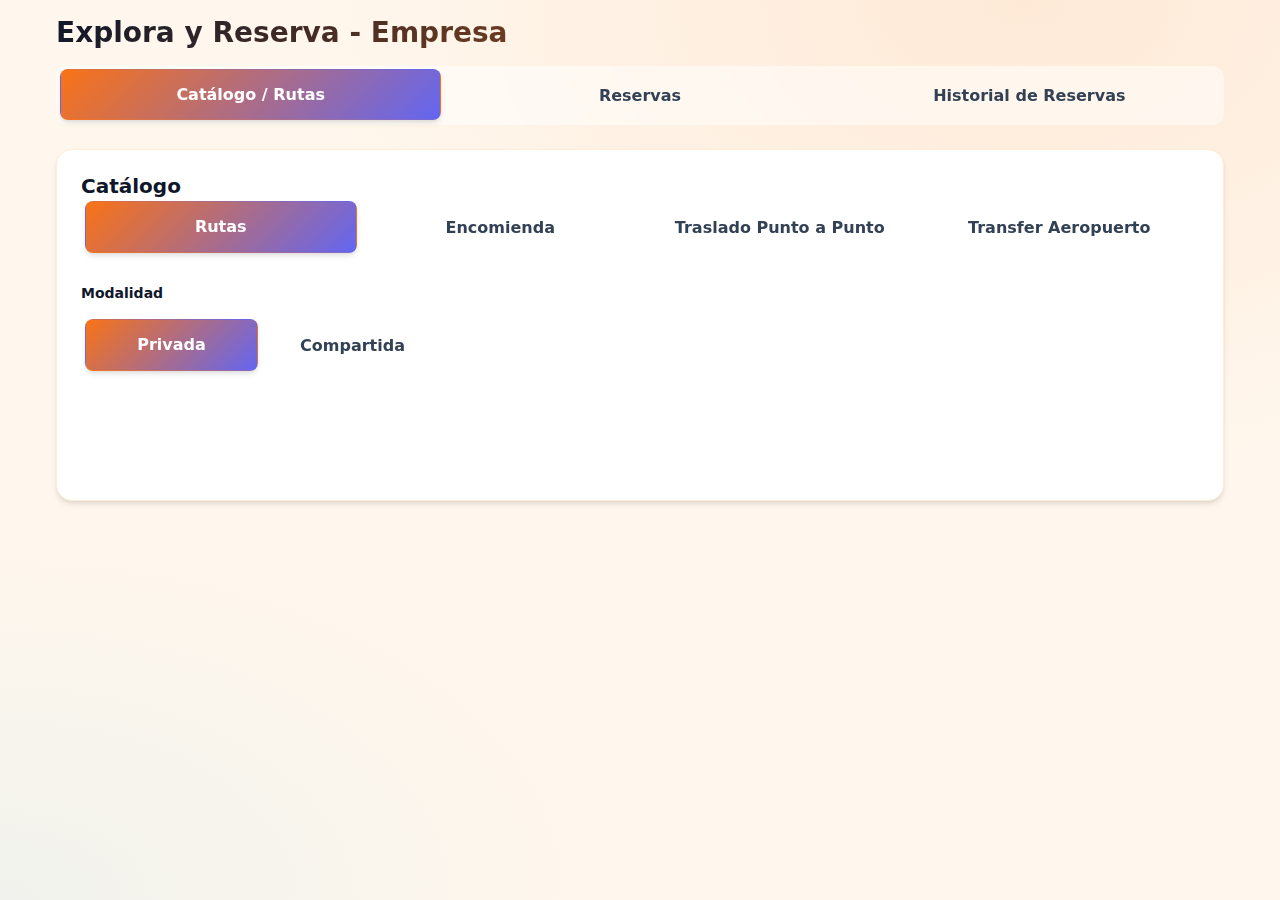
<file: Trasportistas v2/clienteEmpresa/index.html>
<!DOCTYPE html>
<html lang="es">
<head>
  <meta charset="UTF-8" />
  <meta name="viewport" content="width=device-width, initial-scale=1.0" />
  <title>Cliente Empresa | TeLlevo</title>
  <link rel="stylesheet" href="../shared/assets/styles.css" />
  <link rel="stylesheet" href="./clienteEmpresa.css" />
</head>
<body class="page cliente-empresa-theme">
  <div id="navbar"></div>
  <main class="container">
      <h2>Explora y Reserva - Empresa</h2>
      <div class="tabs" id="outerTabs">
        <div class="tab active" data-tab="catalogo">Catálogo / Rutas</div>
        <div class="tab" data-tab="reservas">Reservas</div>
        <div class="tab" data-tab="historial">Historial de Reservas</div>
      </div>

      <section id="tab-catalogo">
        <div class="card">
          <div class="section-header"><h3>Catálogo</h3></div>
          <div class="tabs" id="catalogTabs">
            <div class="tab active" data-cat="rutas">Rutas</div>
            <div class="tab" data-cat="encomienda">Encomienda</div>
            <div class="tab" data-cat="p2p">Traslado Punto a Punto</div>
            <div class="tab" data-cat="aeropuerto">Transfer Aeropuerto</div>
          </div>

          <div id="catalog-panel-rutas">
            <div class="grid cols-3" style="align-items:end">
              <div class="form-row">
                <label>Modalidad</label>
                <div class="tabs" id="routeModeTabs">
                  <div class="tab active" data-mode="privada">Privada</div>
                  <div class="tab" data-mode="compartida">Compartida</div>
                </div>
              </div>
            </div>
            <div id="catalog" class="catalog" style="margin-top:12px"></div>
          </div>

          <div id="catalog-panel-encomienda" class="hidden">
            <form id="formEncomienda" class="grid cols-3">
              <div class="form-row"><label>Remitente</label><input id="encRemitente" required /></div>
              <div class="form-row"><label>Destinatario</label><input id="encDestinatario" required /></div>
              <div class="form-row"><label>Teléfono contacto</label><input id="encTelefono" required /></div>
              <div class="form-row" style="grid-column:1/-1"><label>Descripción del paquete</label><input id="encDescripcion" required /></div>
              <div class="form-row"><label>Origen</label><input id="encOrigen" placeholder="Dirección de recogida" required /></div>
              <div class="form-row"><label>Destino</label><input id="encDestino" placeholder="Dirección de entrega" required /></div>
              <div class="form-row" style="grid-column:1/-1"><button class="btn primary" type="submit">Solicitar Encomienda</button></div>
            </form>
          </div>

          <div id="catalog-panel-p2p" class="hidden">
            <form id="formP2P" class="grid cols-3">
              <div class="form-row"><label>Origen</label><input id="p2pOrigen" required /></div>
              <div class="form-row"><label>Destino</label><input id="p2pDestino" required /></div>
              <div class="form-row"><label>Fecha y hora</label><input id="p2pFecha" type="datetime-local" required /></div>
              <div class="form-row" style="grid-column:1/-1"><label>Notas</label><input id="p2pNotas" /></div>
              <div class="form-row" style="grid-column:1/-1"><button class="btn primary" type="submit">Solicitar Traslado</button></div>
            </form>
          </div>

          <div id="catalog-panel-aeropuerto" class="hidden">
            <form id="formAeropuerto" class="grid cols-3">
              <div class="form-row"><label>Tipo</label>
                <select id="airTipo" required>
                  <option value="llegada">Llegada → Ciudad</option>
                  <option value="salida">Ciudad → Aeropuerto</option>
                </select>
              </div>
              <div class="form-row"><label>Vuelo</label><input id="airVuelo" placeholder="Ej: AV123" required /></div>
              <div class="form-row"><label>Fecha y hora</label><input id="airFecha" type="datetime-local" required /></div>
              <div class="form-row" style="grid-column:1/-1"><label>Dirección</label><input id="airDireccion" placeholder="Hotel o dirección" required /></div>
              <div class="form-row" style="grid-column:1/-1"><button class="btn primary" type="submit">Solicitar Transfer</button></div>
            </form>
          </div>
        </div>
      </section>

      <section id="tab-reservas" class="hidden">
        <div class="card reservas-card">
          <div class="section-header"><h3>Mis Reservas</h3></div>
          <div class="tabs" id="innerTabs">
            <div class="tab active" data-subtab="pendiente">Pendiente</div>
            <div class="tab" data-subtab="confirmado">Confirmado</div>
            <div class="tab" data-subtab="en-curso">En Curso</div>
          </div>
          <div id="panel-pendiente">
            <div id="myBookingsPending"></div>
          </div>
          <div id="panel-confirmado" class="hidden">
            <div id="myBookingsConfirmed"></div>
          </div>
          <div id="panel-en-curso" class="hidden">
            <div id="myBookingsInProgress"></div>
          </div>
        </div>
        <div class="card" style="margin-top:16px;">
          <div class="section-header"><h3>Tracking</h3></div>
          <div class="map" id="trackingMap"></div>
        </div>
      </section>

      <section id="tab-historial" class="hidden">
        <div class="card">
          <div class="section-header"><h3>Historial de Reservas</h3></div>
          <div id="bookingHistory"></div>
        </div>
      </section>
  </main>
  <div class="modal-backdrop" id="routeBackdrop"></div>
  <div class="modal" id="routeModal">
    <div class="modal-content">
      <div class="modal-header">
        <strong id="routeTitle"></strong>
        <button id="closeRoute" class="btn ghost" title="Cerrar">✖</button>
      </div>
      <div class="modal-body" id="routeBody"></div>
      <div class="modal-footer">
        <button class="btn primary" id="routeCloseBtn">Cerrar</button>
      </div>
    </div>
  </div>
  <div id="footer"></div>
  <script type="module" src="./clienteEmpresa.js"></script>
</body>
</html>
</file>
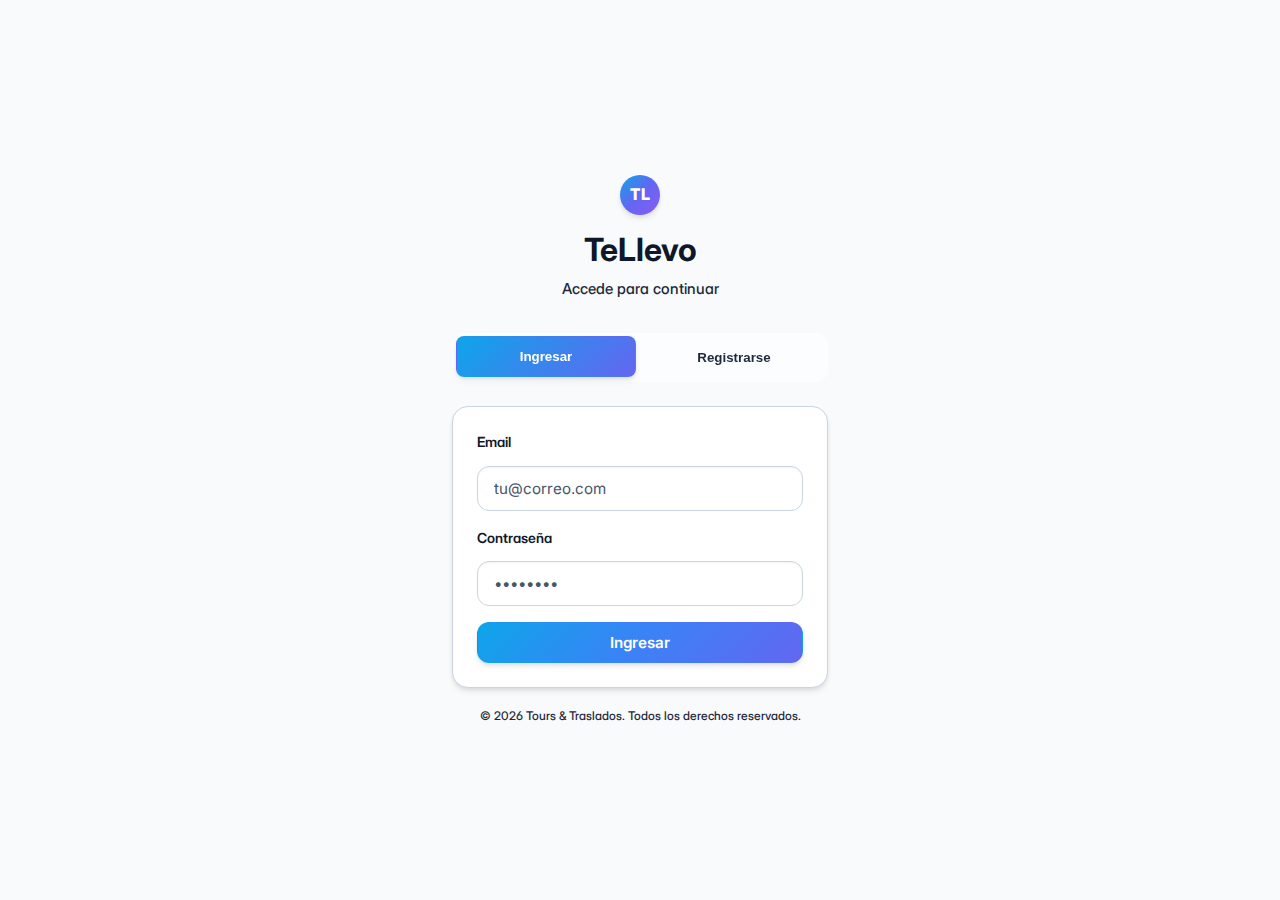
<file: Trasportistas v2/conductor/index.html>
<!DOCTYPE html>
<html lang="es">
<head>
  <meta charset="UTF-8" />
  <meta name="viewport" content="width=device-width, initial-scale=1.0" />
  <title>Conductor | TeLlevo</title>
  <link rel="stylesheet" href="../shared/assets/styles.css" />
  <link rel="stylesheet" href="./conductor.css" />
</head>
<body class="page">
  <div id="navbar"></div>
  <main class="container">
    <div class="layout">
      <aside class="sidebar">
        <nav class="tabs" id="tabs">
          <button class="tab active" data-tab="dashboard">Dashboard</button>
          <button class="tab" data-tab="assignments">Mis Asignaciones</button>
        </nav>
      </aside>
      <section class="content">
        <div class="tab-panel" id="panel-dashboard">
          <h2>Dashboard</h2>
          <div class="grid cols-2" id="dashboard"></div>
        </div>
        <div class="tab-panel hidden" id="panel-assignments">
          <h2>Mis Asignaciones</h2>
          <div class="card panel">
            <div class="panel-header"><h3>Estados</h3></div>
            <div class="panel-toolbar">
              <nav class="subtabs" id="assignmentTabs">
                <button class="subtab active" data-status="Asignado">Asignado</button>
                <button class="subtab" data-status="En Curso">En Curso</button>
                <button class="subtab" data-status="Finalizado">Finalizado</button>
              </nav>
            </div>
            <div class="panel-body">
              <div id="assignments"></div>
            </div>
          </div>
        </div>
      </section>
    </div>
  </main>
  <div id="footer"></div>

  <!-- Modal de Detalles -->
  <div id="detailsModal" class="modal hidden">
    <div class="modal-content">
      <div class="modal-header">
        <h3>Detalles del Viaje</h3>
        <button id="closeDetailsModal" class="close-btn">&times;</button>
      </div>
      <div class="modal-body">
        <div id="detailsContent">
          <!-- Contenido dinámico -->
        </div>
      </div>
    </div>
  </div>

  <script type="module" src="./conductor.js"></script>
</body>
</html>
</file>
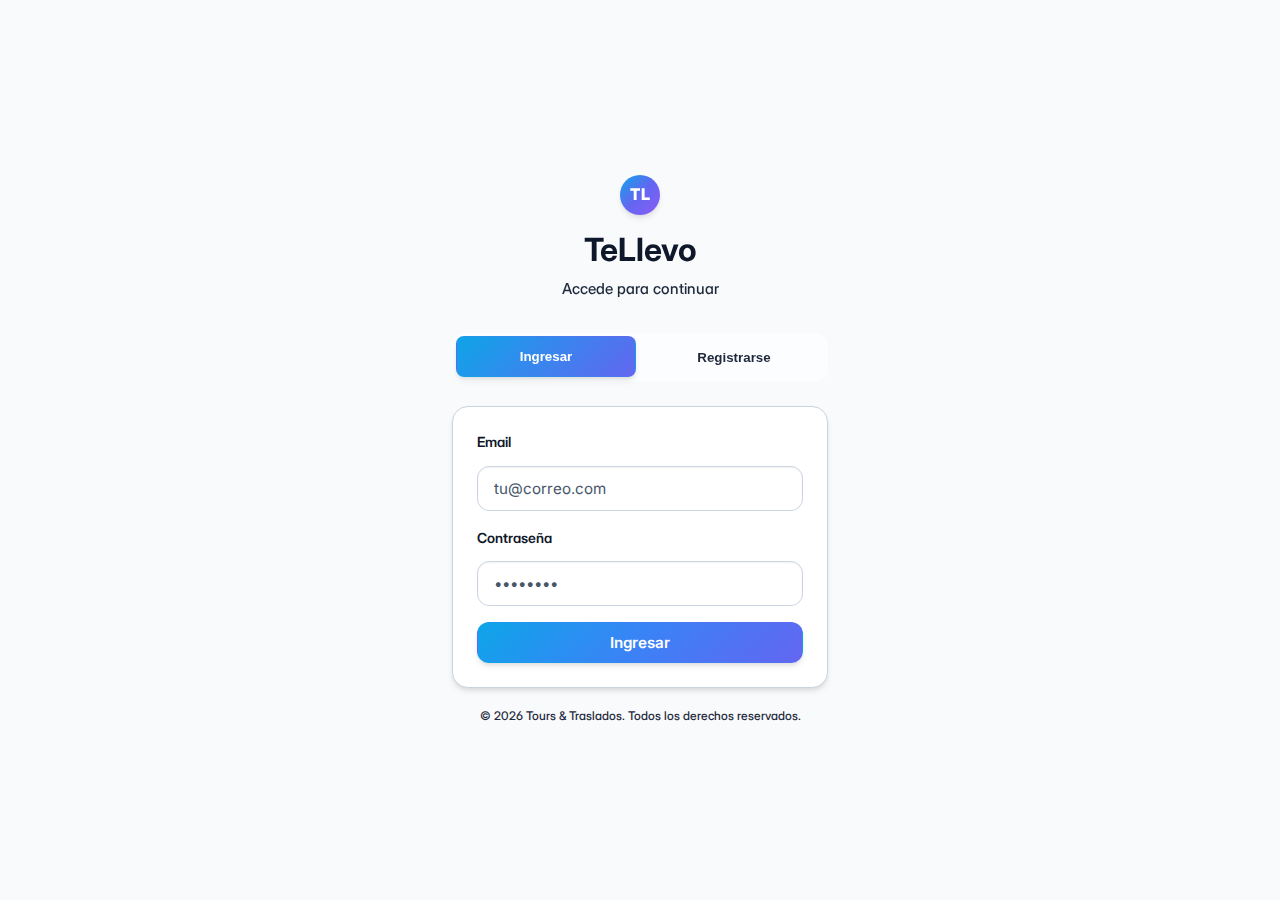
<file: Trasportistas v2/empresa/index.html>
<!DOCTYPE html>
<html lang="es">
<head>
  <meta charset="UTF-8" />
  <meta name="viewport" content="width=device-width, initial-scale=1.0" />
  <title>Empresa | TeLlevo</title>
  <link rel="stylesheet" href="../shared/assets/styles.css" />
  <link rel="stylesheet" href="../admin/admin.css" />
  <link rel="stylesheet" href="./empresa.css" />
</head>
<body class="page empresa-theme">
  <div id="navbar"></div>

  <main class="admin-layout">
    <aside class="admin-sidebar">
      <div class="sidebar-header">
        <h2>Panel de Empresa</h2>
      </div>
      <nav class="sidebar-nav">
        <button class="nav-btn active" data-tab="dashboard"><span class="nav-icon">📊</span><span class="nav-text">Dashboard</span></button>
        <button class="nav-btn" data-tab="clientes"><span class="nav-icon">👤</span><span class="nav-text">Clientes</span></button>
        <button class="nav-btn" data-tab="flota"><span class="nav-icon">🚗</span><span class="nav-text">Flota</span></button>
        <button class="nav-btn" data-tab="conductores"><span class="nav-icon">👨‍💼</span><span class="nav-text">Conductores</span></button>
        <button class="nav-btn" data-tab="rutas"><span class="nav-icon">🛣️</span><span class="nav-text">Rutas</span></button>
        <button class="nav-btn" data-tab="asignacion"><span class="nav-icon">📋</span><span class="nav-text">Asignación</span></button>
        
        <button class="nav-btn" data-tab="gps"><span class="nav-icon">📍</span><span class="nav-text">GPS</span></button>
      </nav>
    </aside>

    <div class="admin-content">
      <div class="tab-content">
        <div id="dashboard" class="tab-pane active">
          <section class="grid cols-3" id="stats">
            <div class="card"><div class="muted">Reservas Hoy</div><div class="kpi" id="kpiBookings">0</div></div>
            <div class="card"><div class="muted">Conductores Activos</div><div class="kpi" id="kpiDrivers">0</div></div>
            <div class="card"><div class="muted">Ingresos Est.</div><div class="kpi" id="kpiRevenue">$0</div></div>
          </section>
          <section class="grid cols-2">
            <div class="card"><h3>Reservas Recientes</h3><div id="recentBookings"></div></div>
            <div class="card"><h3>Estado del Sistema</h3><div id="systemStatus"></div></div>
          </section>
        </div>

        

        <div id="clientes" class="tab-pane"><div class="card"><div class="section-header"><h3>Gestión de Clientes</h3></div><div id="clientsTable"></div></div></div>

        <div id="viewClientModal" class="modal">
          <div class="modal-content">
            <div class="modal-header">
              <h3>Información del Cliente</h3>
              <span class="modal-close" id="closeViewClientModal">&times;</span>
            </div>
            <div class="modal-body" id="viewClientContent"></div>
          </div>
        </div>

        <div id="editClientModal" class="modal">
          <div class="modal-content">
            <div class="modal-header">
              <h3>Editar Cliente</h3>
              <span class="modal-close" id="closeEditClientModal">&times;</span>
            </div>
            <div class="modal-body">
              <form id="editClientForm">
                <div class="form-group">
                  <label for="editClientName">Nombre:</label>
                  <input type="text" id="editClientName" name="name" required>
                </div>
                <div class="form-group">
                  <label for="editClientEmail">Email:</label>
                  <input type="email" id="editClientEmail" name="email" required>
                </div>
                <div class="form-group">
                  <label for="editClientPhone">Teléfono:</label>
                  <input type="tel" id="editClientPhone" name="phone">
                </div>
                <div class="form-group">
                  <label for="editClientRole">Tipo de Cliente:</label>
                  <select id="editClientRole" name="role" required>
                    <option value="clienteEmpresa">Cliente Empresa</option>
                  </select>
                </div>
                <div class="form-group">
                  <label for="editClientStatus">Estado:</label>
                  <select id="editClientStatus" name="status" required>
                    <option value="Activo">Activo</option>
                    <option value="Inactivo">Inactivo</option>
                  </select>
                </div>
                <div class="form-actions">
                  <button type="button" class="btn secondary" id="cancelEditClient">Cancelar</button>
                  <button type="submit" class="btn primary">Guardar Cambios</button>
                </div>
              </form>
            </div>
          </div>
        </div>

        <div id="flota" class="tab-pane"><div class="card"><div class="section-header"><h3>Gestión de Flota</h3></div><div id="fleetTable"></div></div></div>

        <div id="viewVehicleModal" class="modal">
          <div class="modal-content">
            <div class="modal-header">
              <h3>Información del Vehículo</h3>
              <span class="modal-close" id="closeViewVehicleModal">&times;</span>
            </div>
            <div class="modal-body" id="viewVehicleContent"></div>
          </div>
        </div>

        <div id="conductores" class="tab-pane"><div class="card"><div class="section-header"><h3>Gestión de Conductores</h3></div><div id="driversTable"></div></div></div>

        <div id="viewDriverModal" class="modal"><div class="modal-content"><div class="modal-header"><h3>Información del Conductor</h3><span class="modal-close" id="closeViewDriverModal">&times;</span></div><div class="modal-body" id="viewDriverContent"></div></div></div>
        <div id="editDriverModal" class="modal"><div class="modal-content"><div class="modal-header"><h3>Editar Conductor</h3><span class="modal-close" id="closeEditDriverModal">&times;</span></div><div class="modal-body"><form id="editDriverForm"><div class="form-group"><label for="editDriverName">Nombre Completo:</label><input type="text" id="editDriverName" name="name" required></div><div class="form-group"><label for="editDriverPhone">Teléfono:</label><input type="tel" id="editDriverPhone" name="phone" required></div><div class="form-group"><label for="editDriverEmail">Email:</label><input type="email" id="editDriverEmail" name="email" required></div><div class="form-group"><label for="editDriverLicense">Número de Licencia:</label><input type="text" id="editDriverLicense" name="license" required></div><div class="form-group"><label for="editDriverStatus">Estado:</label><select id="editDriverStatus" name="status" required><option value="Libre">Libre</option><option value="Ocupado">Ocupado</option><option value="En Ruta">En Ruta</option><option value="Inactivo">Inactivo</option></select></div><div class="form-group"><label for="editDriverExperience">Años de Experiencia:</label><input type="number" id="editDriverExperience" name="experience" min="0" max="50" required></div><div class="form-group"><label for="editDriverNotes">Notas Adicionales:</label><textarea id="editDriverNotes" name="notes" rows="3" placeholder="Observaciones sobre el conductor"></textarea></div><div class="form-actions"><button type="button" class="btn secondary" id="cancelEditDriver">Cancelar</button><button type="submit" class="btn primary">Guardar Cambios</button></div></form></div></div></div>
        <div id="addDriverModal" class="modal"><div class="modal-content"><div class="modal-header"><h3>Nuevo Conductor</h3><span class="modal-close" id="closeAddDriverModal">&times;</span></div><div class="modal-body"><form id="addDriverForm"><div class="form-group"><label for="addDriverName">Nombre Completo:</label><input type="text" id="addDriverName" name="name" required></div><div class="form-group"><label for="addDriverPhone">Teléfono:</label><input type="tel" id="addDriverPhone" name="phone" required></div><div class="form-group"><label for="addDriverEmail">Email:</label><input type="email" id="addDriverEmail" name="email" required></div><div class="form-group"><label for="addDriverLicense">Número de Licencia:</label><input type="text" id="addDriverLicense" name="license" required></div><div class="form-group"><label for="addDriverStatus">Estado:</label><select id="addDriverStatus" name="status" required><option value="Libre">Libre</option><option value="Ocupado">Ocupado</option><option value="En Ruta">En Ruta</option><option value="Inactivo">Inactivo</option></select></div><div class="form-group"><label for="addDriverExperience">Años de Experiencia:</label><input type="number" id="addDriverExperience" name="experience" min="0" max="50" required></div><div class="form-group"><label for="addDriverNotes">Notas Adicionales:</label><textarea id="addDriverNotes" name="notes" rows="3" placeholder="Observaciones sobre el conductor"></textarea></div><div class="form-actions"><button type="button" class="btn secondary" id="cancelAddDriver">Cancelar</button><button type="submit" class="btn primary">Crear Conductor</button></div></form></div></div></div>

        <div id="rutas" class="tab-pane"><div class="card"><div class="section-header"><h3>Gestión de Rutas</h3></div><div id="routesTable"></div></div></div>
        <div id="viewRouteModal" class="modal"><div class="modal-content"><div class="modal-header"><h3>Información de la Ruta</h3><span class="modal-close" id="closeViewRouteModal">&times;</span></div><div class="modal-body" id="viewRouteContent"></div></div></div>
        <div id="editRouteModal" class="modal"><div class="modal-content"><div class="modal-header"><h3>Editar Ruta</h3><span class="modal-close" id="closeEditRouteModal">&times;</span></div><div class="modal-body"><form id="editRouteForm"><div class="form-group"><label for="editRouteType">Tipo de Ruta:</label><select id="editRouteType" name="type" required><option value="">Seleccionar Tipo</option><option value="tour">Tour</option><option value="transfer">Transfer</option><option value="aeropuerto">Aeropuerto</option></select></div><div class="form-group"><label for="editRouteName">Nombre de la Ruta:</label><input type="text" id="editRouteName" name="name" required></div><div class="form-group"><label for="editRoutePrice">Precio Base ($):</label><input type="number" id="editRoutePrice" name="basePrice" min="0" step="0.01" required></div><div class="form-group"><label for="editRouteChildPrice">Precio Niños ($):</label><input type="number" id="editRouteChildPrice" name="childPrice" min="0" step="0.01" placeholder="Opcional"></div><div class="form-group"><label for="editRouteDescription">Descripción:</label><textarea id="editRouteDescription" name="description" rows="3" placeholder="Descripción detallada de la ruta"></textarea></div><div class="form-group"><label for="editRouteImage">URL de Imagen:</label><input type="url" id="editRouteImage" name="image" placeholder="https://ejemplo.com/imagen.jpg"></div><div class="form-group"><label for="editRouteStatus">Estado:</label><select id="editRouteStatus" name="status" required><option value="activo">Activo</option><option value="inactivo">Inactivo</option></select></div><div class="form-actions"><button type="button" class="btn secondary" id="cancelEditRoute">Cancelar</button><button type="submit" class="btn primary">Guardar Cambios</button></div></form></div></div></div>
        <div id="addRouteModal" class="modal"><div class="modal-content"><div class="modal-header"><h3>Nueva Ruta</h3><span class="modal-close" id="closeAddRouteModal">&times;</span></div><div class="modal-body"><form id="addRouteForm"><div class="form-group"><label for="addRouteType">Tipo de Ruta:</label><select id="addRouteType" name="type" required><option value="">Seleccionar Tipo</option><option value="tour">Tour</option><option value="transfer">Transfer</option><option value="aeropuerto">Aeropuerto</option></select></div><div class="form-group"><label for="addRouteName">Nombre de la Ruta:</label><input type="text" id="addRouteName" name="name" required></div><div class="form-group"><label for="addRoutePrice">Precio Base ($):</label><input type="number" id="addRoutePrice" name="basePrice" min="0" step="0.01" required></div><div class="form-group"><label for="addRouteChildPrice">Precio Niños ($):</label><input type="number" id="addRouteChildPrice" name="childPrice" min="0" step="0.01" placeholder="Opcional"></div><div class="form-group"><label for="addRouteDescription">Descripción:</label><textarea id="addRouteDescription" name="description" rows="3" placeholder="Descripción detallada de la ruta"></textarea></div><div class="form-group"><label for="addRouteImage">URL de Imagen:</label><input type="url" id="addRouteImage" name="image" placeholder="https://ejemplo.com/imagen.jpg"></div><div class="form-actions"><button type="button" class="btn secondary" id="cancelAddRoute">Cancelar</button><button type="submit" class="btn primary">Crear Ruta</button></div></form></div></div></div>

        <div id="asignacion" class="tab-pane"><div class="card"><div class="section-header"><h3>Asignación de Reservas</h3></div><div class="assignment-tabs"><div class="tab-buttons"><button class="tab-btn active" data-assignment-tab="pendiente"><span class="tab-icon">⏳</span><span class="tab-text">Pendientes</span><span class="tab-count" id="pendiente-count">0</span></button><button class="tab-btn" data-assignment-tab="asignadas"><span class="tab-icon">👤</span><span class="tab-text">Asignadas</span><span class="tab-count" id="asignadas-count">0</span></button><button class="tab-btn" data-assignment-tab="en-curso"><span class="tab-icon">🚗</span><span class="tab-text">En Curso</span><span class="tab-count" id="en-curso-count">0</span></button><button class="tab-btn" data-assignment-tab="completadas"><span class="tab-icon">✅</span><span class="tab-text">Completadas</span><span class="tab-count" id="completadas-count">0</span></button></div><div class="assignment-tab-content"><div id="pendiente" class="assignment-tab-pane active"><div id="assignments-pendiente"></div></div><div id="asignadas" class="assignment-tab-pane"><div id="assignments-asignadas"></div></div><div id="en-curso" class="assignment-tab-pane"><div id="assignments-en-curso"></div></div><div id="completadas" class="assignment-tab-pane"><div id="assignments-completadas"></div></div></div></div></div></div>

        

        <!-- Modal para asignar conductor y vehículo -->
        <div id="assignModal" class="modal">
          <div class="modal-content">
            <div class="modal-header">
              <h3>Asignar Conductor y Vehículo</h3>
              <span class="modal-close" id="closeAssignModal">&times;</span>
            </div>
            <div class="modal-body">
              <form id="assignForm">
                <div class="form-group">
                  <label for="assignDriver">Conductor:</label>
                  <select id="assignDriver" name="driverId" required>
                    <option value="">Seleccionar conductor</option>
                  </select>
                </div>
                <div class="form-group">
                  <label for="assignVehicle">Vehículo:</label>
                  <select id="assignVehicle" name="vehicleId" required>
                    <option value="">Seleccionar vehículo</option>
                  </select>
                </div>
                <div class="form-actions">
                  <button type="button" class="btn secondary" id="cancelAssign">Cancelar</button>
                  <button type="submit" class="btn primary">Asignar</button>
                </div>
              </form>
            </div>
          </div>
        </div>

        <div id="gps" class="tab-pane"><div class="gps-container"><div class="gps-header"><h2>GPS en tiempo real</h2><div class="gps-controls"><div class="search-container"><input type="text" id="driverSearch" placeholder="Buscar conductor por nombre..." class="search-input"></div><div class="active-drivers"><span id="activeCount">0 activos</span></div></div></div><div class="gps-content"><div class="map-section"><div class="map" id="driversMap"></div></div><div class="driver-info-section"><div class="driver-card" id="driverCard"><div class="driver-header"><h3 id="driverName">Selecciona un conductor</h3><span id="driverStatus" class="status-badge">INACTIVO</span></div><div class="driver-details" id="driverDetails"><p>El mapa muestra conductores con viajes en curso. El GPS se activa cuando el conductor presiona "Empezar viaje".</p></div></div><div id="driversListContainer" class="drivers-list-container"></div></div></div><div class="gps-footer"><p>El mapa muestra conductores con viajes en curso. El GPS se activa cuando el conductor presiona "Empezar viaje".</p></div></div></div>
      </div>
    </div>
  </main>

  <div id="footer"></div>
  <script type="module" src="./empresa.js"></script>
</body>
</html>
</file>
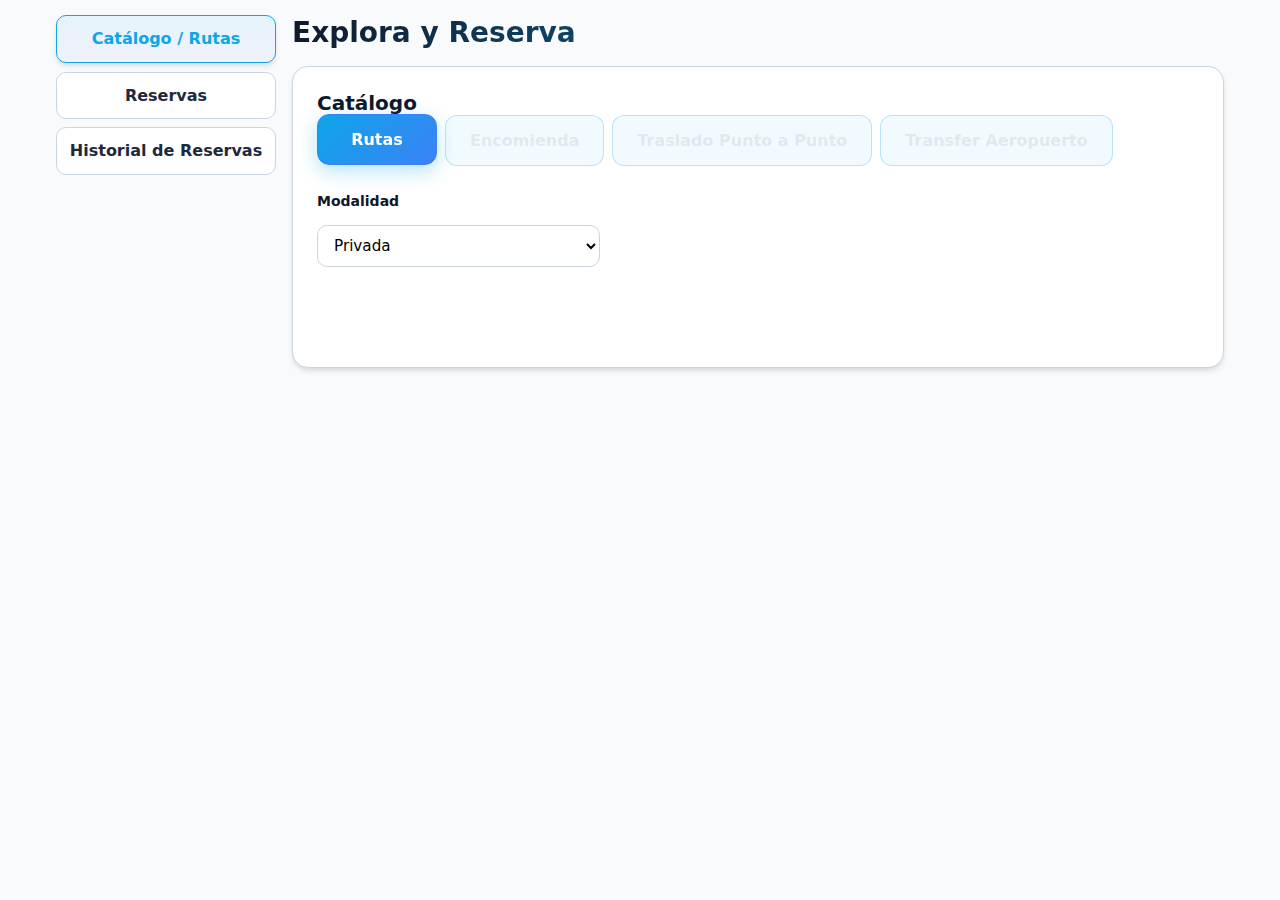
<file: Trasportistas v2/cliente/pago-tarjeta.html>
<!DOCTYPE html>
<html lang="es">
<head>
  <meta charset="UTF-8" />
  <meta name="viewport" content="width=device-width, initial-scale=1.0" />
  <title>Pago con tarjeta | Cliente</title>
  <link rel="stylesheet" href="../shared/assets/styles.css" />
  <link rel="stylesheet" href="./cliente.css" />
</head>
<body class="page">
  <div id="navbar"></div>
  <main class="container">
    <div class="card payment-dark" style="padding:0; overflow:hidden;">
      <div class="modal-header" style="border-radius:16px 16px 0 0;">
        <strong>Pago con tarjeta</strong>
        <a href="index.html" class="btn ghost">Volver</a>
      </div>
      <div class="modal-body">
        <div class="checkout-grid">
          <form class="checkout-form" id="cardForm">
            <div class="grid cols-2">
              <div class="form-row" style="grid-column:1/-1">
                <label for="cardNumber">Número de tarjeta</label>
                <input id="cardNumber" placeholder="1234 5678 9012 3456" required />
              </div>
              <div class="form-row">
                <label for="cardName">Nombre en la tarjeta</label>
                <input id="cardName" placeholder="Como aparece en la tarjeta" required />
              </div>
              <div class="form-row">
                <label for="cardCvv">CVV</label>
                <input id="cardCvv" placeholder="123" required />
              </div>
              <div class="form-row">
                <label for="cardExp">Vencimiento</label>
                <input id="cardExp" placeholder="MM/AA" required />
              </div>
            </div>
          </form>
          <aside class="checkout-summary">
            <div class="summary-card">
              <div class="summary-row"><div class="s-label">Tour</div><div class="s-value" id="pSumTour">-</div></div>
              <div class="summary-row"><div class="s-label">Fecha</div><div class="s-value" id="pSumFecha">-</div></div>
              <div class="summary-row"><div class="s-label">Hora</div><div class="s-value" id="pSumHora">-</div></div>
              <div class="summary-row"><div class="s-label">Personas</div><div class="s-value" id="pSumPersonas">-</div></div>
              <div class="summary-total"><div class="s-label">Total</div><div class="s-value" id="pSumTotal">$0.00 USD</div></div>
            </div>
          </aside>
        </div>
      </div>
      <div class="modal-footer" style="border-radius:0 0 16px 16px;">
        <a href="index.html" class="btn ghost">Cancelar</a>
        <button class="btn primary" id="confirmCard">Confirmar orden</button>
      </div>
    </div>
  </main>

  <div id="footer"></div>
  <script type="module">
    import { Storage, mountSharedChrome, db, notify } from '../shared/assets/scripts.js';
    mountSharedChrome();
    const draft = Storage.load('draft:booking');
    if (!draft) {
      notify('No hay reserva en proceso.', 'error');
      window.location.href = 'index.html';
    }
    const route = (Storage.load('data:routes', db.routes) || db.routes).find(r => r.id === draft?.routeId);
    const fecha = new Date(draft?.details?.fecha || Date.now());
    const fmt = (n)=> n.toString().padStart(2,'0');
    const fechaStr = `${fmt(fecha.getDate())}/${fmt(fecha.getMonth()+1)}/${fecha.getFullYear()}`;
    const horaStr = `${fmt(fecha.getHours())}:${fmt(fecha.getMinutes())}`;
    const pax = draft?.details?.pasajeros || 1;
    document.getElementById('pSumTour').textContent = route?.name || '-';
    document.getElementById('pSumFecha').textContent = fechaStr;
    document.getElementById('pSumHora').textContent = horaStr;
    document.getElementById('pSumPersonas').textContent = `${pax} ${pax===1?'Persona':'Personas'}`;
    document.getElementById('pSumTotal').textContent = `$${(route?.basePrice || 0).toFixed(2)} USD`;

    document.getElementById('confirmCard').addEventListener('click', (e)=>{
      e.preventDefault();
      // Validación mínima de campos
      const n = document.getElementById('cardNumber').value.trim();
      const nm = document.getElementById('cardName').value.trim();
      const cvv = document.getElementById('cardCvv').value.trim();
      const exp = document.getElementById('cardExp').value.trim();
      if (!n || !nm || !cvv || !exp) { notify('Completa los datos de la tarjeta.', 'error'); return; }
      // Guardar en reservas y limpiar borrador
      const bookings = Storage.load('data:bookings', []);
      bookings.push(draft);
      Storage.save('data:bookings', bookings);
      Storage.remove('draft:booking');
      notify('Pago procesado. Reserva creada.', 'success');
      window.location.href = 'index.html';
    });
  </script>
</body>
</html>
</file>
<file: Trasportistas v2/shared/assets/styles.css>
:root {
  /* Paleta clara global con mejor contraste */
  --bg: #f8fafc;
  --panel: #ffffff;
  --card: #ffffff;
  --text: #0f172a;
  --text-secondary: #1e293b;
  --muted: #334155;
  --primary: #0ea5e9;
  --primary-600: #0284c7;
  --primary-700: #0369a1;
  --primary-50: #f0f9ff;
  --primary-100: #e0f2fe;
  --success: #059669;
  --success-light: #10b981;
  --warning: #d97706;
  --warning-light: #f59e0b;
  --danger: #dc2626;
  --danger-light: #ef4444;
  --border: #cbd5e1;
  --border-light: #e2e8f0;
  --shadow: 0 4px 6px -1px rgba(0, 0, 0, 0.1), 0 2px 4px -1px rgba(0, 0, 0, 0.06);
  --shadow-lg: 0 10px 15px -3px rgba(0, 0, 0, 0.1), 0 4px 6px -2px rgba(0, 0, 0, 0.05);
  --shadow-xl: 0 20px 25px -5px rgba(0, 0, 0, 0.1), 0 10px 10px -5px rgba(0, 0, 0, 0.04);
  --radius: 0.75rem;
  --radius-sm: 0.5rem;
  --radius-lg: 1rem;
  --transition: all 0.2s cubic-bezier(0.4, 0, 0.2, 1);
  --transition-fast: all 0.15s ease-out;
  /* Variables de alto contraste (opcional) */
  --hc-text: #0b1220;
  --hc-on-dark: #ffffff;
  --hc-border: #94a3b8;
  --hc-focus: #111827;
}

* { 
  box-sizing: border-box; 
  margin: 0;
  padding: 0;
}

html, body { 
  height: 100%; 
  font-family: 'Inter', ui-sans-serif, system-ui, -apple-system, BlinkMacSystemFont, 'Segoe UI', Roboto, 'Helvetica Neue', Arial, sans-serif;
  line-height: 1.6;
  color: var(--text);
  background: var(--bg);
}

body {
  font-feature-settings: 'cv11', 'ss01';
  font-variation-settings: 'opsz' 32;
  text-rendering: optimizeLegibility;
  -webkit-font-smoothing: antialiased;
  -moz-osx-font-smoothing: grayscale;
}

/* Foco visible accesible */
:where(a, button, input, select, textarea, [tabindex]):focus-visible {
  outline: 3px solid var(--primary-700);
  outline-offset: 2px;
  box-shadow: 0 0 0 4px rgba(2, 132, 199, 0.25);
}

.hc :where(a, button, input, select, textarea, [tabindex]):focus-visible {
  outline-color: var(--hc-focus);
  box-shadow: 0 0 0 4px rgba(17, 24, 39, 0.35);
}

.auth-page { 
  display: grid; 
  place-items: center; 
  min-height: 100vh;
  padding: 1rem;
}

.auth-container { 
  width: 100%; 
  max-width: 440px; 
  padding: 2rem;
  animation: slideUp 0.6s cubic-bezier(0.16, 1, 0.3, 1);
  transition: max-width 0.3s ease;
}

/* Contenedor más ancho para el formulario de registro */
.auth-container.register-active {
  max-width: 85vw;
  width: 85vw;
  padding: 1.5rem;
}

/* Optimización del grid para el formulario de registro */
.auth-container.register-active .grid.cols-2 {
  grid-template-columns: repeat(3, minmax(0, 1fr));
  gap: 1.5rem;
}

/* Ajustes para campos que ocupan todo el ancho */
.auth-container.register-active .form-row[style*="grid-column:1/-1"] {
  grid-column: 1 / -1;
}

/* Mejor distribución del espacio en pantallas grandes */
@media (min-width: 1200px) {
  .auth-container.register-active {
    max-width: 80vw;
    width: 80vw;
  }
  
  .auth-container.register-active .grid.cols-2 {
    grid-template-columns: repeat(4, minmax(0, 1fr));
    gap: 2rem;
  }
}

.brand { 
  text-align: center; 
  margin-bottom: 2rem;
  animation: fadeIn 0.8s ease-out 0.2s both;
}

.logo-circle { 
  width: 64px; 
  height: 64px; 
  margin: 0 auto 1rem; 
  border-radius: 50%; 
  display: grid; 
  place-items: center; 
  background: linear-gradient(135deg, var(--primary), #6366f1, #8b5cf6);
  color: white; 
  font-weight: 800; 
  font-size: 1.5rem;
  letter-spacing: 0.5px; 
  box-shadow: var(--shadow-lg);
  transition: var(--transition);
  position: relative;
  overflow: hidden;
}

.logo-circle::before {
  content: '';
  position: absolute;
  top: 0;
  left: -100%;
  width: 100%;
  height: 100%;
  background: linear-gradient(90deg, transparent, rgba(255,255,255,0.2), transparent);
  transition: left 0.5s;
}

.logo-circle:hover::before {
  left: 100%;
}

.logo-circle:hover {
  transform: scale(1.05) rotate(5deg);
  box-shadow: var(--shadow-xl);
}

.subtitle { 
  color: var(--text-secondary); 
  margin-top: 0.5rem;
  font-size: 0.95rem;
  font-weight: 500;
  animation: fadeIn 0.8s ease-out 0.4s both;
}

@keyframes slideUp {
  from {
    opacity: 0;
    transform: translateY(30px);
  }
  to {
    opacity: 1;
    transform: translateY(0);
  }
}

@keyframes fadeIn {
  from {
    opacity: 0;
  }
  to {
    opacity: 1;
  }
}

.card { 
  background: var(--panel); 
  border: 1px solid var(--border); 
  border-radius: var(--radius-lg); 
  padding: 1.5rem; 
  box-shadow: var(--shadow);
  transition: var(--transition);
  position: relative;
  overflow: hidden;
}

.card::before {
  content: '';
  position: absolute;
  top: 0;
  left: 0;
  right: 0;
  height: 1px;
  background: linear-gradient(90deg, transparent, var(--primary), transparent);
  opacity: 0;
  transition: opacity 0.3s ease;
}

.card:hover::before {
  opacity: 1;
}

.card:hover {
  box-shadow: var(--shadow-lg);
  transform: translateY(-2px);
}

.form-row { 
  display: flex; 
  flex-direction: column; 
  gap: 0.5rem; 
  margin-bottom: 1rem;
}

label { 
  color: var(--text); 
  font-size: 0.875rem; 
  font-weight: 600;
  margin-bottom: 0.25rem;
}

input, select { 
  background: #ffffff; 
  border: 1px solid var(--border); 
  color: var(--text); 
  padding: 0.75rem 1rem; 
  border-radius: var(--radius); 
  outline: none; 
  box-shadow: inset 0 1px 2px rgba(0, 0, 0, 0.05);
  transition: var(--transition);
  font-size: 0.95rem;
  font-family: inherit;
}

/* Placeholders con mejor contraste */
input::placeholder, select::placeholder {
  color: #475569;
}

input:focus, select:focus { 
  border-color: var(--primary); 
  box-shadow: 0 0 0 3px rgba(14, 165, 233, 0.1), inset 0 1px 2px rgba(0, 0, 0, 0.05);
  transform: translateY(-1px);
}

input:hover, select:hover {
  border-color: var(--primary-600);
}

/* Selector de modalidad más limpio */
#routeModeSelect {
  background: #ffffff;
  border: 1px solid var(--border);
  color: #000000;
  border-radius: 10px;
  padding: 10px 12px;
  box-shadow: none;
}
#routeModeSelect:focus {
  border-color: var(--primary);
  box-shadow: 0 0 0 3px rgba(14,165,233,0.12);
}
#routeModeSelect:hover {
  border-color: var(--primary);
}
#routeModeSelect option { 
  background: #ffffff; 
  color: #000000; 
}

.btn { 
  display: inline-flex; 
  align-items: center; 
  justify-content: center; 
  gap: 0.5rem; 
  border: 1px solid transparent; 
  border-radius: var(--radius); 
  padding: 0.75rem 1.25rem; 
  cursor: pointer; 
  font-weight: 600; 
  font-size: 0.95rem;
  transition: var(--transition);
  position: relative;
  overflow: hidden;
  text-decoration: none;
  font-family: inherit;
  line-height: 1;
}

.btn::before {
  content: '';
  position: absolute;
  top: 0;
  left: -100%;
  width: 100%;
  height: 100%;
  background: linear-gradient(90deg, transparent, rgba(255,255,255,0.2), transparent);
  transition: left 0.3s ease;
}

.btn:hover::before {
  left: 100%;
}

.btn.primary { 
  background: linear-gradient(135deg, var(--primary), #3b82f6, #6366f1); 
  color: white;
  box-shadow: var(--shadow);
}

.btn.primary:hover { 
  transform: translateY(-2px); 
  box-shadow: var(--shadow-lg);
  filter: brightness(1.05);
}

.btn.primary:active {
  transform: translateY(0);
  box-shadow: var(--shadow);
}

.btn.ghost { 
  background: transparent; 
  border-color: var(--border); 
  color: var(--text);
}

.btn.ghost:hover { 
  border-color: var(--primary); 
  background: var(--primary-50);
  color: var(--primary-700);
  transform: translateY(-1px);
}

/* Estado deshabilitado accesible */
.btn:disabled {
  opacity: 0.55;
  cursor: not-allowed;
  filter: none;
}

.btn.success { 
  background: linear-gradient(135deg, var(--success), var(--success-light)); 
  color: white;
  box-shadow: var(--shadow);
}

.btn.success:hover {
  transform: translateY(-2px);
  box-shadow: var(--shadow-lg);
  filter: brightness(1.05);
}

.btn.warning { 
  background: linear-gradient(135deg, var(--warning), var(--warning-light)); 
  color: white;
  box-shadow: var(--shadow);
}

.btn.warning:hover {
  transform: translateY(-2px);
  box-shadow: var(--shadow-lg);
  filter: brightness(1.05);
}

.btn.danger { 
  background: linear-gradient(135deg, var(--danger), var(--danger-light)); 
  color: white;
  box-shadow: var(--shadow);
}

.btn.danger:hover {
  transform: translateY(-2px);
  box-shadow: var(--shadow-lg);
  filter: brightness(1.05);
}

.btn.icon { 
  width: 2.5rem; 
  height: 2.5rem; 
  padding: 0;
  border-radius: var(--radius-sm);
}

.w-100 { width: 100%; }

.grid { display: grid; gap: 16px; }
.grid.cols-2 { grid-template-columns: repeat(2, minmax(0, 1fr)); }
.grid.cols-3 { grid-template-columns: repeat(3, minmax(0, 1fr)); }

.alert { 
  margin-top: 1rem; 
  padding: 1rem 1.25rem; 
  border-radius: var(--radius); 
  border: 1px solid var(--border); 
  background: #ffffff;
  backdrop-filter: blur(8px);
  position: relative;
  overflow: hidden;
  animation: slideDown 0.3s ease-out;
  font-weight: 500;
}

.alert::before {
  content: '';
  position: absolute;
  left: 0;
  top: 0;
  bottom: 0;
  width: 4px;
  background: currentColor;
  opacity: 0.8;
}

.alert.error { 
  border-color: rgba(220, 38, 38, 0.2); 
  color: var(--danger); 
  background: #fef2f2;
  border-left: 4px solid var(--danger);
}

.alert.success { 
  border-color: rgba(16, 185, 129, 0.2); 
  color: var(--success); 
  background: #f0fdf4;
  border-left: 4px solid var(--success);
}

.alert.info { 
  border-color: rgba(14, 165, 233, 0.2); 
  color: var(--primary-700); 
  background: #eff6ff;
  border-left: 4px solid var(--primary);
}

@keyframes slideDown {
  from {
    opacity: 0;
    transform: translateY(-10px);
  }
  to {
    opacity: 1;
    transform: translateY(0);
  }
}

.mini-footer { 
  margin-top: 18px; 
  text-align: center; 
  color: var(--text-secondary); 
  font-size: 12px;
  font-weight: 500;
}

/* Layouts base para páginas internas */
.page { 
  display: grid; 
  grid-template-rows: auto 1fr auto; 
  min-height: 100vh; 
}

.container { 
  width: 100%; 
  max-width: 1200px; 
  margin: 0 auto; 
  padding: 16px; 
}

/* Títulos y encabezados mejorados */
h1, h2, h3, h4, h5, h6 {
  color: var(--text);
  font-weight: 700;
  line-height: 1.2;
  margin-bottom: 0.5rem;
}

h2 {
  font-size: 1.75rem;
  margin-bottom: 1rem;
  background: linear-gradient(135deg, var(--text), var(--primary));
  -webkit-background-clip: text;
  -webkit-text-fill-color: transparent;
  background-clip: text;
}

h3 {
  font-size: 1.25rem;
  margin-bottom: 0.75rem;
  color: var(--text);
}

.section-header h3 {
  margin-bottom: 0;
}

/* Navbar/Footer compartidos mejorados */
.navbar { 
  background: linear-gradient(135deg, rgba(15, 23, 42, 0.95), rgba(30, 41, 59, 0.9)); 
  border-bottom: 1px solid rgba(14, 165, 233, 0.3); 
  position: sticky; 
  top: 0; 
  backdrop-filter: saturate(180%) blur(12px); 
  z-index: 10;
  box-shadow: 0 4px 20px rgba(0, 0, 0, 0.15);
  transition: var(--transition);
}

.navbar::before {
  content: '';
  position: absolute;
  top: 0;
  left: 0;
  right: 0;
  height: 3px;
  background: linear-gradient(90deg, #0ea5e9, #3b82f6, #6366f1, #8b5cf6, #ec4899);
  opacity: 1;
}

.navbar-inner { 
  display: flex; 
  align-items: center; 
  justify-content: space-between; 
  gap: 16px; 
  padding: 16px 20px; 
  position: relative;
}

.nav-brand { 
  display: flex; 
  align-items: center; 
  gap: 12px; 
  font-weight: 700;
  color: var(--text);
  transition: var(--transition);
}

.nav-brand:hover {
  transform: translateY(-1px);
}

.logo-circle {
  width: 40px;
  height: 40px;
  border-radius: 50%;
  display: grid;
  place-items: center;
  background: linear-gradient(135deg, var(--primary), #6366f1, #8b5cf6);
  color: white;
  font-weight: 800;
  font-size: 16px;
  letter-spacing: 0.5px;
  box-shadow: var(--shadow);
  transition: var(--transition);
  position: relative;
  overflow: hidden;
}

.logo-circle::before {
  content: '';
  position: absolute;
  top: 0;
  left: -100%;
  width: 100%;
  height: 100%;
  background: linear-gradient(90deg, transparent, rgba(255,255,255,0.3), transparent);
  transition: left 0.5s;
}

.logo-circle:hover::before {
  left: 100%;
}

.logo-circle:hover {
  transform: scale(1.05) rotate(5deg);
  box-shadow: var(--shadow-lg);
}

.logo-text {
  font-weight: 800;
  font-size: 14px;
  letter-spacing: 0.5px;
}

.brand-info {
  display: flex;
  flex-direction: column;
  gap: 2px;
}

.brand-name {
  color: #ffffff;
  font-size: 1.2rem;
  font-weight: 800;
  line-height: 1;
  text-shadow: 0 2px 4px rgba(0, 0, 0, 0.3);
}

.brand-tagline {
  color: rgba(255, 255, 255, 0.8);
  font-size: 0.75rem;
  font-weight: 500;
  text-transform: uppercase;
  letter-spacing: 0.5px;
  opacity: 0.9;
}

.nav-actions { 
  display: flex; 
  align-items: center; 
  gap: 16px; 
}

.user-info {
  display: flex;
  flex-direction: column;
  align-items: flex-end;
  gap: 4px;
}

.role-label {
  color: rgba(255, 255, 255, 0.9);
  font-weight: 600;
  font-size: 0.9rem;
  text-transform: uppercase;
  letter-spacing: 0.5px;
  text-shadow: 0 1px 2px rgba(0, 0, 0, 0.3);
}

.user-status {
  display: flex;
  align-items: center;
  gap: 6px;
  font-size: 0.8rem;
  color: #10b981;
  font-weight: 500;
  text-shadow: 0 1px 2px rgba(0, 0, 0, 0.3);
}

.status-dot {
  width: 8px;
  height: 8px;
  border-radius: 50%;
  background: #10b981;
  animation: pulse 2s infinite;
  box-shadow: 0 0 8px rgba(16, 185, 129, 0.5);
}

@keyframes pulse {
  0%, 100% { opacity: 1; }
  50% { opacity: 0.5; }
}

.status-text {
  font-size: 0.75rem;
  font-weight: 500;
}

.logout-btn {
  display: flex;
  align-items: center;
  gap: 8px;
  padding: 10px 16px;
  border-radius: var(--radius);
  transition: var(--transition);
  position: relative;
  overflow: hidden;
}

.logout-btn::before {
  content: '';
  position: absolute;
  top: 0;
  left: -100%;
  width: 100%;
  height: 100%;
  background: linear-gradient(90deg, transparent, rgba(255,255,255,0.2), transparent);
  transition: left 0.3s ease;
}

.logout-btn:hover::before {
  left: 100%;
}

.logout-btn:hover {
  background: linear-gradient(135deg, #ef4444, #dc2626);
  color: white;
  border-color: #dc2626;
  transform: translateY(-1px);
  box-shadow: 0 8px 25px rgba(239, 68, 68, 0.4);
}

.btn-icon {
  font-size: 14px;
}

.btn-text {
  font-weight: 600;
  font-size: 0.9rem;
}

.footer { 
  background: linear-gradient(135deg, rgba(15, 23, 42, 0.95), rgba(30, 41, 59, 0.9)); 
  border-top: 1px solid rgba(14, 165, 233, 0.3); 
  padding: 0;
  color: rgba(255, 255, 255, 0.9);
  backdrop-filter: blur(8px);
  position: relative;
  overflow: hidden;
}

.footer::before {
  content: '';
  position: absolute;
  top: 0;
  left: 0;
  right: 0;
  height: 3px;
  background: linear-gradient(90deg, #0ea5e9, #3b82f6, #6366f1, #8b5cf6, #ec4899);
  opacity: 1;
}

.footer-content {
  padding: 40px 20px 20px;
  display: grid;
  grid-template-columns: 1fr 2fr;
  gap: 40px;
  align-items: start;
}

.footer-brand {
  display: flex;
  flex-direction: column;
  gap: 20px;
}

.footer-logo {
  display: flex;
  align-items: center;
  gap: 12px;
}

.footer-logo .logo-circle {
  width: 48px;
  height: 48px;
  border-radius: 50%;
  display: grid;
  place-items: center;
  background: linear-gradient(135deg, var(--primary), #6366f1, #8b5cf6);
  color: white;
  font-weight: 800;
  font-size: 18px;
  letter-spacing: 0.5px;
  box-shadow: var(--shadow);
  transition: var(--transition);
  position: relative;
  overflow: hidden;
}

.footer-logo .logo-circle::before {
  content: '';
  position: absolute;
  top: 0;
  left: -100%;
  width: 100%;
  height: 100%;
  background: linear-gradient(90deg, transparent, rgba(255,255,255,0.3), transparent);
  transition: left 0.5s;
}

.footer-logo .logo-circle:hover::before {
  left: 100%;
}

.footer-logo .logo-circle:hover {
  transform: scale(1.05) rotate(5deg);
  box-shadow: var(--shadow-lg);
}

.footer-brand-info {
  display: flex;
  flex-direction: column;
  gap: 4px;
}

.footer-brand-name {
  color: #ffffff;
  font-size: 1.4rem;
  font-weight: 800;
  line-height: 1;
  text-shadow: 0 2px 4px rgba(0, 0, 0, 0.3);
}

.footer-brand-tagline {
  color: rgba(255, 255, 255, 0.8);
  font-size: 0.8rem;
  font-weight: 500;
  text-transform: uppercase;
  letter-spacing: 0.5px;
  opacity: 0.9;
}

.footer-description {
  color: rgba(255, 255, 255, 0.8);
  font-size: 0.95rem;
  line-height: 1.6;
  margin: 0;
  max-width: 300px;
}

.footer-links {
  display: grid;
  grid-template-columns: repeat(3, 1fr);
  gap: 32px;
}

.footer-section {
  display: flex;
  flex-direction: column;
  gap: 16px;
}

.footer-title {
  color: #ffffff;
  font-size: 1rem;
  font-weight: 700;
  margin: 0;
  text-transform: uppercase;
  letter-spacing: 0.5px;
  text-shadow: 0 1px 2px rgba(0, 0, 0, 0.3);
}

.footer-list {
  list-style: none;
  padding: 0;
  margin: 0;
  display: flex;
  flex-direction: column;
  gap: 8px;
}

.footer-link {
  color: rgba(255, 255, 255, 0.8);
  text-decoration: none;
  font-size: 0.9rem;
  font-weight: 500;
  transition: var(--transition);
  padding: 4px 0;
  position: relative;
}

.footer-link::before {
  content: '';
  position: absolute;
  left: 0;
  bottom: 0;
  width: 0;
  height: 2px;
  background: linear-gradient(90deg, #0ea5e9, #3b82f6);
  transition: width 0.3s ease;
}

.footer-link:hover {
  color: #0ea5e9;
  transform: translateX(4px);
  text-shadow: 0 0 8px rgba(14, 165, 233, 0.5);
}

.footer-link:hover::before {
  width: 100%;
}

.footer-bottom {
  padding: 20px;
  border-top: 1px solid rgba(14, 165, 233, 0.2);
  display: flex;
  align-items: center;
  justify-content: space-between;
  gap: 20px;
  background: rgba(0, 0, 0, 0.2);
}

.footer-copyright {
  color: rgba(255, 255, 255, 0.8);
  font-size: 0.9rem;
  font-weight: 500;
}

.footer-tech {
  display: flex;
  align-items: center;
  gap: 8px;
}

.tech-badge {
  display: inline-flex;
  align-items: center;
  padding: 4px 8px;
  background: rgba(14, 165, 233, 0.2);
  color: #0ea5e9;
  border: 1px solid rgba(14, 165, 233, 0.3);
  border-radius: 6px;
  font-size: 0.75rem;
  font-weight: 600;
  text-transform: uppercase;
  letter-spacing: 0.5px;
  transition: var(--transition);
  backdrop-filter: blur(8px);
}

.tech-badge:hover {
  background: rgba(14, 165, 233, 0.3);
  color: #ffffff;
  transform: translateY(-1px);
  box-shadow: 0 4px 12px rgba(14, 165, 233, 0.3);
  text-shadow: 0 0 8px rgba(14, 165, 233, 0.5);
}

/* Cards catálogo con paleta armoniosa */
.catalog { 
  display: grid; 
  grid-template-columns: repeat(auto-fill, minmax(300px, 1fr)); 
  gap: 2rem;
  padding: 1.5rem 0;
}

.tour-card { 
  background: #ffffff; 
  border: 1px solid var(--border); 
  border-radius: 16px; 
  overflow: hidden; 
  display: flex; 
  flex-direction: column; 
  transition: var(--transition);
  position: relative;
  box-shadow: var(--shadow);
  color: #000000;
}

.tour-card::before {
  content: '';
  position: absolute;
  top: 0;
  left: 0;
  right: 0;
  height: 3px;
  background: linear-gradient(90deg, #0ea5e9, #3b82f6, #6366f1);
  opacity: 0;
  transition: opacity 0.3s ease;
}

.tour-card:hover::before {
  opacity: 1;
}

.tour-card:hover { 
  transform: translateY(-2px); 
  box-shadow: var(--shadow-lg);
  border-color: var(--primary);
}

.tour-media { height: 200px; background-size: cover; background-position: center; position: relative; overflow: hidden; }

.tour-media::after {
  content: '';
  position: absolute;
  top: 0;
  left: 0;
  right: 0;
  bottom: 0;
  background: linear-gradient(45deg, rgba(14, 165, 233, 0.15), rgba(99, 102, 241, 0.1));
  opacity: 0;
  transition: opacity 0.3s ease;
}



.tour-card:hover .tour-media {
  transform: scale(1.05);
}

.tour-body { padding: 1.25rem; display: grid; gap: 0.75rem; flex: 1; position: relative; }

.tour-body::before {
  content: '';
  position: absolute;
  top: 0;
  left: 0;
  right: 0;
  height: 1px;
  background: linear-gradient(90deg, transparent, var(--border), transparent);
  opacity: 0.5;
}

.price { font-weight: 800; color: var(--primary-700); font-size: 1.25rem; }

/* Bloque de precios estilo General/Adultos/Niños */
.price-section { background: #f8fafc; border: 1px solid var(--border); border-radius: 12px; padding: 10px; box-shadow: none; }
.price-title { text-align: center; font-weight: 800; color: #000000; position: relative; margin-bottom: 8px; }
.price-title::after { content: ''; display: block; height: 1px; background: var(--border); margin: 4px 20%; }
.price-grid { display: grid; grid-template-columns: 1fr 1fr; gap: 8px; align-items: end; }
.price-col { text-align: center; }
.price-label { font-weight: 600; color: #374151; }
.price-value { font-weight: 800; color: #000000; }

.tour-card h3,
.tour-card h4 {
  font-weight: 700;
  color: #000000;
  font-size: 1.1rem;
  margin: 0;
  line-height: 1.3;
}

.tour-card p {
  color: #374151;
  font-size: 0.9rem;
  line-height: 1.5;
  margin: 0;
}

.badge { 
  display: inline-flex;
  align-items: center;
  gap: 4px;
  padding: 6px 12px; 
  border-radius: 20px; 
  font-size: 0.75rem; 
  font-weight: 600;
  border: 1px solid var(--border); 
  color: #000000; 
  background: linear-gradient(135deg, var(--primary-50), rgba(14, 165, 233, 0.1));
  transition: var(--transition);
  text-transform: uppercase;
  letter-spacing: 0.5px;
}

.badge:hover {
  background: linear-gradient(135deg, var(--primary-100), rgba(14, 165, 233, 0.2));
  color: var(--primary-700);
  border-color: var(--primary);
  transform: translateY(-1px);
  box-shadow: 0 4px 8px rgba(14, 165, 233, 0.2);
}

/* Acciones de las tarjetas */
.tour-card .actions {
  display: flex;
  justify-content: space-between;
  align-items: center;
  margin-top: auto;
  padding-top: 1rem;
  border-top: 1px solid var(--border-light);
}

.tour-card .btn {
  padding: 8px 16px;
  font-size: 0.875rem;
  border-radius: 12px;
  font-weight: 600;
}

/* Botón Ver específico en tarjetas del catálogo */
.tour-card .btn.ghost {
  color: #0ea5e9;
  border-color: #0ea5e9;
  background: transparent;
}

.tour-card .btn.ghost:hover {
  color: #0284c7;
  border-color: #0284c7;
  background: rgba(14, 165, 233, 0.1);
}

/* Tabla con paleta armoniosa */
table { 
  width: 100%; 
  border-collapse: collapse; 
  background: linear-gradient(135deg, rgba(30, 41, 59, 0.95), rgba(51, 65, 85, 0.8));
  border: 1px solid rgba(14, 165, 233, 0.3); 
  border-radius: var(--radius-lg); 
  overflow: hidden;
  box-shadow: 0 8px 32px rgba(14, 165, 233, 0.15);
  position: relative;
  backdrop-filter: blur(10px);
}

table::before {
  content: '';
  position: absolute;
  top: 0;
  left: 0;
  right: 0;
  height: 3px;
  background: linear-gradient(90deg, #0ea5e9, #3b82f6, #6366f1);
  opacity: 0.9;
}

th, td { 
  text-align: left; 
  padding: 1.25rem 1.5rem; 
  border-bottom: 1px solid rgba(14, 165, 233, 0.2);
  transition: var(--transition);
}

th { 
  color: #ffffff; 
  font-weight: 700;
  font-size: 0.875rem;
  text-transform: uppercase;
  letter-spacing: 0.1em;
  background: linear-gradient(135deg, #0ea5e9, #3b82f6);
  position: relative;
  text-shadow: 0 2px 4px rgba(0, 0, 0, 0.3);
}

th::after {
  content: '';
  position: absolute;
  bottom: 0;
  left: 0;
  right: 0;
  height: 2px;
  background: linear-gradient(90deg, rgba(255,255,255,0.4), rgba(255,255,255,0.2));
}

tbody tr:nth-child(odd) td { 
  background: linear-gradient(135deg, rgba(30, 41, 59, 0.8), rgba(51, 65, 85, 0.6));
  color: #e2e8f0;
}

tbody tr:nth-child(even) td {
  background: linear-gradient(135deg, rgba(30, 41, 59, 0.9), rgba(51, 65, 85, 0.7));
  color: #e2e8f0;
}

tbody tr:hover td { 
  background: linear-gradient(135deg, rgba(14, 165, 233, 0.1), rgba(59, 130, 246, 0.08));
  transform: translateX(4px);
  box-shadow: inset 4px 0 0 #0ea5e9;
  transition: var(--transition);
  color: #ffffff;
}

tbody tr:hover {
  box-shadow: 0 4px 16px rgba(14, 165, 233, 0.2);
}

tbody tr:last-child td {
  border-bottom: none;
}

/* Efectos adicionales para las celdas */
td {
  position: relative;
}

td::before {
  content: '';
  position: absolute;
  left: 0;
  top: 0;
  bottom: 0;
  width: 0;
  background: linear-gradient(90deg, var(--primary), #6366f1);
  transition: width 0.3s ease;
  opacity: 0.1;
}

tbody tr:hover td::before {
  width: 4px;
}

/* Mapa simulado */
.map { height: 260px; background: #eef2ff; border: 1px solid var(--border); border-radius: 12px; position: relative; overflow: hidden; }
.map .car { width: 14px; height: 14px; border-radius: 50%; background: var(--primary); position: absolute; box-shadow: 0 0 0 3px rgba(6, 182, 212, .25); transform: translate(-50%, -50%); }
.leaflet-container { border-radius: 12px; }

/* Banner de notificaciones mejorado */
.banner { 
  position: fixed; 
  top: 12px; 
  left: 50%; 
  transform: translateX(-50%); 
  background: #ffffff; 
  border: 1px solid var(--border); 
  border-left: 4px solid var(--primary); 
  color: var(--text); 
  padding: 12px 16px; 
  border-radius: var(--radius); 
  box-shadow: var(--shadow-lg); 
  z-index: 50; 
  display: none;
  font-weight: 600;
  backdrop-filter: blur(8px);
  animation: slideDown 0.3s ease-out;
}

.banner.show { 
  display: block; 
}

.banner.success {
  border-left-color: var(--success);
  background: #f0fdf4;
  color: var(--success);
  border-color: rgba(16, 185, 129, 0.2);
}

.banner.error {
  border-left-color: var(--danger);
  background: #fef2f2;
  color: var(--danger);
  border-color: rgba(220, 38, 38, 0.2);
}

.banner.warning {
  border-left-color: var(--warning);
  background: #fffbeb;
  color: var(--warning);
  border-color: rgba(217, 119, 6, 0.2);
}

.banner.info {
  border-left-color: var(--primary);
  background: #eff6ff;
  color: var(--primary-700);
  border-color: rgba(14, 165, 233, 0.2);
}

/* Listas de reservas con paleta armoniosa */
.reservas-card { 
  min-height: 420px; 
  position: relative;
  overflow: hidden;
  background: linear-gradient(135deg, rgba(30, 41, 59, 0.95), rgba(51, 65, 85, 0.8));
  border: 1px solid rgba(14, 165, 233, 0.3);
  box-shadow: 0 8px 32px rgba(14, 165, 233, 0.15);
  backdrop-filter: blur(10px);
}

.reservas-card::before {
  content: '';
  position: absolute;
  top: 0;
  left: 0;
  right: 0;
  height: 3px;
  background: linear-gradient(90deg, #0ea5e9, #3b82f6, #6366f1);
  opacity: 0.9;
}

.booking-list { 
  display: grid; 
  gap: 16px; 
  padding: 8px;
}

.booking-card { 
  display: grid; 
  grid-template-columns: 140px 1fr auto; 
  gap: 16px; 
  padding: 20px; 
  border: 1px solid rgba(14, 165, 233, 0.3); 
  border-radius: 16px; 
  background: linear-gradient(135deg, rgba(30, 41, 59, 0.8), rgba(51, 65, 85, 0.6));
  box-shadow: 0 4px 16px rgba(14, 165, 233, 0.1);
  transition: var(--transition);
  position: relative;
  overflow: hidden;
  backdrop-filter: blur(8px);
  color: #e2e8f0;
}

.booking-card::before {
  content: '';
  position: absolute;
  top: 0;
  left: 0;
  right: 0;
  height: 3px;
  background: linear-gradient(90deg, #0ea5e9, #3b82f6);
  opacity: 0;
  transition: opacity 0.3s ease;
}

.booking-card:hover::before {
  opacity: 1;
}

.booking-card:hover {
  transform: translateY(-4px);
  box-shadow: 0 12px 40px rgba(14, 165, 233, 0.2);
  border-color: #0ea5e9;
  background: linear-gradient(135deg, rgba(30, 41, 59, 0.9), rgba(51, 65, 85, 0.7));
  color: #ffffff;
}

.booking-media { 
  width: 140px; 
  height: 100px; 
  border-radius: 12px; 
  background: #e2e8f0 center/cover no-repeat;
  box-shadow: var(--shadow);
  transition: var(--transition);
  position: relative;
  overflow: hidden;
}

.booking-media::after {
  content: '';
  position: absolute;
  top: 0;
  left: 0;
  right: 0;
  bottom: 0;
  background: linear-gradient(45deg, rgba(14, 165, 233, 0.1), transparent);
  opacity: 0;
  transition: opacity 0.3s ease;
}

.booking-card:hover .booking-media::after {
  opacity: 1;
}

.booking-card:hover .booking-media {
  transform: scale(1.02);
  box-shadow: var(--shadow-lg);
}

.booking-header { 
  display: flex; 
  align-items: center; 
  justify-content: space-between;
  margin-bottom: 8px;
}

.booking-header h4 {
  font-weight: 700;
  color: var(--text);
  font-size: 1.1rem;
  margin: 0;
}

.booking-meta { 
  display: grid; 
  grid-template-columns: repeat(2, minmax(0,1fr)); 
  gap: 8px 16px; 
  font-size: 14px; 
  color: var(--text-secondary);
  margin-bottom: 8px;
}

.booking-meta span {
  display: flex;
  align-items: center;
  gap: 6px;
  font-weight: 500;
}

.booking-meta .meta-icon {
  width: 16px;
  height: 16px;
  opacity: 0.7;
}

.booking-aside { 
  display: grid; 
  place-items: center;
  gap: 8px;
}

.booking-aside .price {
  font-size: 1.25rem;
  font-weight: 800;
  background: linear-gradient(135deg, var(--primary), #6366f1);
  -webkit-background-clip: text;
  -webkit-text-fill-color: transparent;
  background-clip: text;
}

.booking-aside .status {
  padding: 4px 12px;
  border-radius: 20px;
  font-size: 12px;
  font-weight: 600;
  text-transform: uppercase;
  letter-spacing: 0.5px;
}

/* Modal base */
.modal-backdrop { position: fixed; inset: 0; background: rgba(0,0,0,.55); display: none; z-index: 90; backdrop-filter: blur(2px); }
.modal { position: fixed; inset: 0; display: none; place-items: center; z-index: 100; padding: 12px; }
.modal.show, .modal-backdrop.show { display: grid; }
.modal-content { width: min(92vw, 720px); background: #ffffff; border: 1px solid var(--border); border-radius: 16px; box-shadow: 0 20px 50px rgba(0,0,0,.25); overflow: hidden; transform: translateY(8px) scale(.98); opacity: .98; animation: modalPop .25s ease-out forwards; }
#bookingModal .modal-content { width: min(92vw, 560px); }
#bookingModeHint { color: var(--muted); }
/* Evitar que el modal de reserva se salga de la pantalla */
#bookingModal .modal-content { max-height: 90vh; display: grid; grid-template-rows: auto 1fr auto; }
#bookingModal .modal-body { overflow: auto; }
#checkoutModal .checkout-content { width: min(96vw, 1100px); }
.checkout-grid { display: grid; grid-template-columns: 2fr 1fr; gap: 16px; }
.checkout-form { background: #ffffff; border: 1px solid var(--border); border-radius: 12px; padding: 12px; }
.checkout-form .form-row label { color: #0f172a; font-weight: 700; }
.checkout-form input, .checkout-form select { 
  background: #ffffff; 
  color: #0f172a; 
  border: 1px solid var(--border); 
  border-radius: 12px; 
  padding: 12px 14px; 
  box-shadow: inset 0 1px 2px rgba(0,0,0,0.04);
}
.checkout-form input::placeholder { color: #64748b; }
.checkout-form input:focus, .checkout-form select:focus { 
  border-color: var(--primary); 
  box-shadow: 0 0 0 3px rgba(14,165,233,0.12), inset 0 1px 2px rgba(0,0,0,0.05);
}
.coupon-row { display: grid; gap: 8px; margin-top: 12px; }
.coupon-actions { display: grid; grid-template-columns: 1fr auto; gap: 8px; }
.payment-row { display: grid; gap: 6px; margin-top: 12px; }
.coupon-row label, .payment-row label { color: #0f172a; font-weight: 800; }
#checkoutModal #applyCoupon { color: #0f172a; background: #ffffff; border-color: var(--border); }
#checkoutModal #applyCoupon:hover { color: var(--primary-700); border-color: var(--primary); background: var(--primary-50); }
.checkout-summary { }
.summary-card { background: linear-gradient(180deg, #ffffff, #f8fafc); border: 1px solid var(--border); border-radius: 12px; padding: 14px; display: grid; gap: 10px; color: #0f172a; box-shadow: 0 2px 10px rgba(0,0,0,0.05); }
.summary-row { display: flex; align-items: center; justify-content: space-between; gap: 12px; padding: 6px 0; border-bottom: 1px dashed var(--border); }
.summary-row:last-child { border-bottom: none; }
.summary-total { display: flex; align-items: center; justify-content: space-between; gap: 12px; padding-top: 8px; font-weight: 900; font-size: 1.05rem; }
#checkoutModal .summary-card .s-label { color: #0f172a; font-weight: 800; font-size: 0.95rem; }
#checkoutModal .summary-card .s-value { color: #0f172a; font-weight: 800; font-size: 0.95rem; text-align: right; }
#checkoutModal #sumSubtotal { color: #0f172a; }

@media (max-width: 1000px) {
  .checkout-grid { grid-template-columns: 1fr; }
}
@keyframes modalPop { from { transform: translateY(12px) scale(.96); opacity: .6; } to { transform: translateY(0) scale(1); opacity: 1; } }

/* Estilos para formulario de disponibilidad */
.booking-form .section-box { 
  border: 1px solid var(--border); 
  border-radius: 12px; 
  padding: 12px; 
  background: linear-gradient(135deg, #ffffff, #f8fafc); 
}
.booking-form .section-title { 
  font-weight: 800; 
  margin-bottom: 8px; 
  color: var(--text);
}
/* Forzar texto oscuro dentro de modales con fondo blanco */
#routeModal .modal-content,
#bookingModal .modal-content,
#mapModal .modal-content {
  color: #0f172a;
}
#routeModal h1, #routeModal h2, #routeModal h3, #routeModal h4,
#bookingModal h1, #bookingModal h2, #bookingModal h3, #bookingModal h4,
#mapModal h1, #mapModal h2, #mapModal h3, #mapModal h4 {
  color: #0f172a;
}
#routeModal label, #bookingModal label, #mapModal label { color: #0f172a; }
#routeModal .muted, #bookingModal .muted, #mapModal .muted { color: #475569; }
.modal-header { display: flex; align-items: center; justify-content: space-between; gap: 8px; padding: 14px 16px; border-bottom: 1px solid var(--border); background: linear-gradient(135deg, rgba(14,165,233,.12), rgba(99,102,241,.08)); }
.modal-body { padding: 14px 16px; background: #f8fafc; }
.modal-footer { display: flex; justify-content: flex-end; gap: 10px; padding: 12px 16px; border-top: 1px solid var(--border); background: #ffffff; }

#routeModal .modal-header, #bookingModal .modal-header { background: linear-gradient(135deg, #0ea5e9, #3b82f6); border-bottom-color: rgba(255,255,255,0.25); }
#routeModal .modal-header strong, #bookingModal .modal-header strong { font-size: 1.05rem; font-weight: 800; color: #ffffff; text-shadow: 0 1px 2px rgba(0,0,0,0.25); }
#routeModal .btn.ghost, #bookingModal .btn.ghost { border-color: rgba(255,255,255,0.6); color: #ffffff; }
#routeModal .btn.ghost:hover, #bookingModal .btn.ghost:hover { border-color: #ffffff; background: rgba(255,255,255,0.18); color: #ffffff; }
#checkoutModal .modal-header { background: linear-gradient(135deg, #eaf2ff, #f4f0ff); border-bottom-color: var(--border); }
#checkoutModal .modal-header strong { color: #0f172a; font-weight: 800; text-shadow: none; }
#checkoutModal .modal-header .btn.ghost { color: #0f172a; border-color: var(--border); background: #ffffff; }
#checkoutModal .modal-header .btn.ghost:hover { color: var(--primary-700); border-color: var(--primary); background: var(--primary-50); }
#bkMapModal .modal-header { background: linear-gradient(135deg, #10b981, #06b6d4); border-bottom-color: rgba(255,255,255,0.25); }
#bkMapModal .modal-header strong { color: #ffffff; text-shadow: 0 1px 2px rgba(0,0,0,0.25); }
#bookingModal .modal-footer .btn.ghost { color: #0f172a; border-color: var(--border); background: #ffffff; }
#bookingModal .modal-footer .btn.ghost:hover { color: var(--primary-700); border-color: var(--primary); background: var(--primary-50); }
#checkoutModal .modal-footer .btn.ghost { color: #0f172a; border-color: var(--border); background: #ffffff; }
#checkoutModal .modal-footer .btn.ghost:hover { color: var(--primary-700); border-color: var(--primary); background: var(--primary-50); }
#bkMapModal .modal-footer .btn.ghost { color: #0f172a; border-color: var(--border); background: #ffffff; }
#bkMapModal .modal-footer .btn.ghost:hover { color: var(--primary-700); border-color: var(--primary); background: var(--primary-50); }
#bookingModal input, #bookingModal select { background: #ffffff; color: #0f172a; }
#bookingModal input[type="date"], #bookingModal input[type="time"] { color: #0f172a; }
#bookingModal select, #bookingModal option { color: #0f172a; }
#bookingModal input::placeholder, #bookingModal select::placeholder { color: #475569; }
#bookingModal .modal-footer .btn.primary { min-width: 180px; }

/* Mapa selector en modal */
.map-picker { height: 360px; position: relative; cursor: crosshair; }
.map-picker .car { width: 14px; height: 14px; border-radius: 50%; background: var(--warning); position: absolute; box-shadow: 0 0 0 3px rgba(245, 158, 11, .25); transform: translate(-50%, -50%); }

/* Tabs mejorados */
.tabs { 
  display: flex; 
  gap: 0.5rem; 
  margin-bottom: 1.5rem;
  background: rgba(255, 255, 255, 0.5);
  padding: 0.25rem;
  border-radius: var(--radius);
  backdrop-filter: blur(8px);
}

.tab { 
  padding: 0.75rem 1.5rem; 
  border: 1px solid transparent; 
  background: transparent;
  border-radius: var(--radius-sm); 
  cursor: pointer; 
  color: var(--text-secondary);
  font-weight: 600;
  transition: var(--transition);
  position: relative;
  overflow: hidden;
  flex: 1;
  text-align: center;
}

.tab::before {
  content: '';
  position: absolute;
  top: 0;
  left: 0;
  right: 0;
  bottom: 0;
  background: linear-gradient(135deg, var(--primary), #6366f1);
  opacity: 0;
  transition: opacity 0.2s ease;
  z-index: -1;
}

.tab.active { 
  color: white; 
  background: linear-gradient(135deg, var(--primary), #6366f1);
  box-shadow: var(--shadow);
  transform: translateY(-1px);
}

/* Contadores en tabs */
.tab .tab-count {
  display: inline-flex;
  align-items: center;
  justify-content: center;
  margin-left: 8px;
  min-width: 22px;
  height: 22px;
  padding: 0 6px;
  border-radius: 999px;
  border: 1px solid var(--border);
  background: rgba(255,255,255,0.85);
  color: var(--text);
  font-size: 12px;
  font-weight: 700;
}

.tab:not(.active):hover { background: rgba(14, 165, 233, 0.08); color: var(--primary-700); border-color: var(--primary); }

/* Tabs en estado "deshabilitado" visual (cuando los paneles no están activos)
   Nota: si se usan estilos de opacidad bajos en HTML, reforzamos el contraste */
.tab.disabled, .tab[aria-disabled="true"], .tabs .tab.is-inactive {
  color: var(--text-secondary);
  opacity: 0.85;
}
.avatar-preview { width: 64px; height: 64px; border-radius: 50%; border: 1px solid var(--border); background: #e2e8f0 center/cover no-repeat; }

/* Estilos específicos para el formulario de login */
.login-form {
  background: var(--panel);
  border: 1px solid var(--border);
  box-shadow: var(--shadow-lg);
  position: relative;
  overflow: hidden;
}

.login-form::before {
  content: '';
  position: absolute;
  top: 0;
  left: 0;
  right: 0;
  height: 2px;
  background: linear-gradient(90deg, var(--primary), #3b82f6, #6366f1);
}

.login-grid {
  display: grid;
  grid-template-columns: 1fr 1fr;
  gap: 1.5rem;
  margin-bottom: 2rem;
}

.login-actions {
  display: flex;
  flex-direction: column;
  gap: 1rem;
}

.login-form .form-row {
  display: flex;
  flex-direction: column;
  gap: 0.75rem;
  margin-bottom: 0;
}

.login-form label {
  color: var(--text);
  font-weight: 600;
  font-size: 0.9rem;
  margin-bottom: 0.5rem;
}

.login-form input {
  background: #ffffff;
  border: 1px solid var(--border);
  color: var(--text);
  padding: 1rem 1.25rem;
  border-radius: 0.75rem;
  font-size: 1rem;
  transition: all 0.3s ease;
  box-shadow: inset 0 2px 4px rgba(0, 0, 0, 0.05);
}

.login-form input:focus {
  border-color: var(--primary);
  box-shadow: 0 0 0 3px rgba(14, 165, 233, 0.1), inset 0 2px 4px rgba(0, 0, 0, 0.05);
  background: #ffffff;
}

.login-form input::placeholder {
  color: var(--muted);
}

.login-form .btn.primary {
  background: linear-gradient(135deg, var(--primary), #3b82f6, #6366f1);
  border: none;
  padding: 1rem 2rem;
  font-weight: 700;
  font-size: 1.1rem;
  border-radius: 0.75rem;
  box-shadow: 0 10px 15px -3px rgba(14, 165, 233, 0.3);
  transition: all 0.3s ease;
}

.login-form .btn.primary:hover {
  transform: translateY(-2px);
  box-shadow: 0 20px 25px -5px rgba(14, 165, 233, 0.4);
  filter: brightness(1.1);
}

.login-form .alert.error {
  background: rgba(220, 38, 38, 0.1);
  border: 1px solid rgba(220, 38, 38, 0.3);
  color: var(--danger);
  border-radius: 0.75rem;
  padding: 1rem 1.25rem;
  font-weight: 500;
}

/* Estilos específicos para el formulario de registro */
.register-form {
  background: linear-gradient(135deg, #1e293b 0%, #334155 100%);
  border: 1px solid #475569;
  box-shadow: 0 20px 25px -5px rgba(0, 0, 0, 0.3), 0 10px 10px -5px rgba(0, 0, 0, 0.2);
  position: relative;
  overflow: hidden;
}

.register-form::before {
  content: '';
  position: absolute;
  top: 0;
  left: 0;
  right: 0;
  height: 2px;
  background: linear-gradient(90deg, var(--primary), #3b82f6, #6366f1);
}

.register-layout {
  display: grid;
  grid-template-columns: 1fr auto;
  gap: 2rem;
  align-items: start;
}

.register-fields {
  display: flex;
  flex-direction: column;
  gap: 1.5rem;
}

.register-row {
  display: flex;
  gap: 1rem;
  align-items: end;
}

.register-row .form-row {
  flex: 1;
  margin-bottom: 0;
}

.register-row .address-field {
  flex: 2;
}

.register-row .map-button {
  flex: 0 0 auto;
}

.register-form .form-row {
  display: flex;
  flex-direction: column;
  gap: 0.5rem;
  margin-bottom: 0;
}

.register-form label {
  color: #f8fafc;
  font-weight: 600;
  font-size: 0.9rem;
  margin-bottom: 0.5rem;
  text-transform: uppercase;
  letter-spacing: 0.5px;
}

.register-form input,
.register-form select {
  background: #0f172a;
  border: 1px solid #475569;
  color: #f8fafc;
  padding: 1rem 1.25rem;
  border-radius: 0.75rem;
  font-size: 1rem;
  transition: all 0.3s ease;
  box-shadow: inset 0 2px 4px rgba(0, 0, 0, 0.1);
  font-weight: 500;
}

.register-form input:focus,
.register-form select:focus {
  border-color: #0ea5e9;
  box-shadow: 0 0 0 3px rgba(14, 165, 233, 0.1), inset 0 2px 4px rgba(0, 0, 0, 0.1);
  background: #1e293b;
  outline: none;
}

.register-form input::placeholder {
  color: #64748b;
  font-weight: 400;
}

.register-form .map-btn {
  background: #0f172a;
  border: 1px solid #475569;
  color: #f8fafc;
  padding: 1rem 1.25rem;
  font-weight: 600;
  font-size: 0.9rem;
  border-radius: 0.75rem;
  text-transform: uppercase;
  letter-spacing: 0.5px;
  transition: all 0.3s ease;
  box-shadow: inset 0 2px 4px rgba(0, 0, 0, 0.1);
}

.register-form .map-btn:hover {
  background: #1e293b;
  color: #0ea5e9;
  border-color: #0ea5e9;
  transform: translateY(-1px);
}

.register-photo {
  display: flex;
  flex-direction: column;
  align-items: center;
  justify-content: center;
  gap: 2rem;
  min-width: 300px;
  height: 100%;
  padding: 2rem 1rem;
}

.photo-container {
  display: flex;
  flex-direction: column;
  align-items: center;
  justify-content: center;
  gap: 1.5rem;
  width: 100%;
}

.avatar-preview {
  width: 220px;
  height: 220px;
  border: 3px solid #475569;
  border-radius: 50%;
  background: #0f172a;
  display: flex;
  align-items: center;
  justify-content: center;
  position: relative;
  overflow: hidden;
  transition: all 0.3s ease;
  box-shadow: inset 0 2px 4px rgba(0, 0, 0, 0.1);
}

.avatar-preview:hover {
  border-color: #0ea5e9;
  transform: scale(1.05);
  box-shadow: 0 0 0 3px rgba(14, 165, 233, 0.1), inset 0 2px 4px rgba(0, 0, 0, 0.1);
}

.photo-icon {
  font-size: 5rem;
  color: #64748b;
  font-weight: bold;
}

.photo-label {
  color: #f8fafc;
  font-weight: 600;
  font-size: 1.1rem;
  text-transform: uppercase;
  letter-spacing: 0.5px;
  cursor: pointer;
  text-align: center;
  transition: all 0.3s ease;
  padding: 0.75rem 1.5rem;
  border: 1px solid #475569;
  border-radius: 0.75rem;
  background: #0f172a;
  min-width: 200px;
}

.photo-label:hover {
  color: #0ea5e9;
  border-color: #0ea5e9;
  background: #1e293b;
}

.register-actions {
  margin-top: 2rem;
  display: flex;
  flex-direction: column;
  gap: 1rem;
}

.register-form .btn.primary {
  background: linear-gradient(135deg, #0ea5e9, #3b82f6, #6366f1);
  border: none;
  color: #ffffff;
  padding: 1rem 2rem;
  font-weight: 700;
  font-size: 1.1rem;
  border-radius: 0.75rem;
  text-transform: uppercase;
  letter-spacing: 0.5px;
  transition: all 0.3s ease;
  box-shadow: 0 10px 15px -3px rgba(14, 165, 233, 0.3);
}

.register-form .btn.primary:hover {
  transform: translateY(-2px);
  box-shadow: 0 20px 25px -5px rgba(14, 165, 233, 0.4);
  filter: brightness(1.1);
}

.register-form .alert.info {
  background: rgba(14, 165, 233, 0.1);
  border: 1px solid rgba(14, 165, 233, 0.3);
  color: #0ea5e9;
  border-radius: 0.75rem;
  padding: 1rem 1.25rem;
  font-weight: 500;
}

/* Etiquetas de estado mejoradas */
.status { 
  display: inline-flex; 
  align-items: center; 
  gap: 6px; 
  padding: 4px 12px; 
  border-radius: 999px; 
  border: 1px solid var(--border); 
  font-size: 12px; 
  font-weight: 600;
}

.status.pending { 
  background: #f1f5f9; 
  color: #1e293b; 
  border-color: #cbd5e1;
}

.status.asignado { 
  background: #e0f2fe; 
  color: #0c4a6e; 
  border-color: #0ea5e9;
}

.status.confirmado { 
  background: #dcfce7; 
  color: #14532d; 
  border-color: #22c55e;
}

.status.en-curso { 
  background: #fef3c7; 
  color: #92400e; 
  border-color: #f59e0b;
}

.status.finalizado { 
  background: #e0e7ff; 
  color: #312e81; 
  border-color: #6366f1;
}

/* Enlaces */
a { color: var(--primary); text-decoration: none; }
a:hover { text-decoration: underline; text-underline-offset: 2px; text-decoration-thickness: 2px; }

/* Scrollbar */
* { scrollbar-width: thin; scrollbar-color: #cbd5e1 transparent; }
*::-webkit-scrollbar { height: 10px; width: 10px; }
*::-webkit-scrollbar-track { background: transparent; }
*::-webkit-scrollbar-thumb { background: #cbd5e1; border-radius: 999px; }

/* Listas generales con paleta armoniosa */
.list-container {
  background: linear-gradient(135deg, rgba(30, 41, 59, 0.95), rgba(51, 65, 85, 0.8));
  border: 1px solid rgba(14, 165, 233, 0.3);
  border-radius: var(--radius-lg);
  box-shadow: 0 8px 32px rgba(14, 165, 233, 0.15);
  overflow: hidden;
  position: relative;
  backdrop-filter: blur(10px);
}

.list-container::before {
  content: '';
  position: absolute;
  top: 0;
  left: 0;
  right: 0;
  height: 3px;
  background: linear-gradient(90deg, #0ea5e9, #3b82f6, #6366f1);
  opacity: 0.9;
}

.list-item {
  padding: 1.25rem 1.5rem;
  border-bottom: 1px solid rgba(14, 165, 233, 0.2);
  transition: var(--transition);
  position: relative;
  background: linear-gradient(135deg, rgba(30, 41, 59, 0.8), rgba(51, 65, 85, 0.6));
  color: #e2e8f0;
}

.list-item:last-child {
  border-bottom: none;
}

.list-item:nth-child(odd) {
  background: linear-gradient(135deg, rgba(30, 41, 59, 0.9), rgba(51, 65, 85, 0.7));
}

.list-item:hover {
  background: linear-gradient(135deg, rgba(14, 165, 233, 0.1), rgba(59, 130, 246, 0.08));
  transform: translateX(4px);
  box-shadow: inset 4px 0 0 #0ea5e9;
  color: #ffffff;
}

.list-item:hover::before {
  content: '';
  position: absolute;
  left: 0;
  top: 0;
  bottom: 0;
  width: 4px;
  background: linear-gradient(90deg, var(--primary), #6366f1);
  opacity: 0.8;
}

/* Lista de acciones con paleta armoniosa */
.action-list {
  display: flex;
  gap: 8px;
  align-items: center;
}

.action-btn {
  width: 36px;
  height: 36px;
  border-radius: 8px;
  display: flex;
  align-items: center;
  justify-content: center;
  transition: var(--transition);
  border: 1px solid rgba(14, 165, 233, 0.3);
  background: linear-gradient(135deg, rgba(30, 41, 59, 0.9), rgba(51, 65, 85, 0.7));
  color: #0ea5e9;
  font-size: 14px;
  box-shadow: 0 2px 8px rgba(14, 165, 233, 0.1);
}

.action-btn:hover {
  transform: translateY(-2px);
  box-shadow: 0 4px 16px rgba(14, 165, 233, 0.2);
  border-color: #0ea5e9;
  color: #0ea5e9;
  background: linear-gradient(135deg, rgba(14, 165, 233, 0.1), rgba(59, 130, 246, 0.08));
}

.action-btn.edit:hover {
  background: linear-gradient(135deg, rgba(34, 197, 94, 0.15), rgba(16, 185, 129, 0.1));
  border-color: #22c55e;
  color: #22c55e;
  box-shadow: 0 4px 16px rgba(34, 197, 94, 0.2);
}

.action-btn.delete:hover {
  background: linear-gradient(135deg, rgba(239, 68, 68, 0.15), rgba(220, 38, 38, 0.1));
  border-color: #ef4444;
  color: #ef4444;
  box-shadow: 0 4px 16px rgba(239, 68, 68, 0.2);
}

/* Estados de lista con paleta armoniosa */
.list-status {
  display: inline-flex;
  align-items: center;
  gap: 6px;
  padding: 8px 16px;
  border-radius: 20px;
  font-size: 12px;
  font-weight: 600;
  text-transform: uppercase;
  letter-spacing: 0.5px;
  border: 1px solid;
  box-shadow: 0 2px 8px rgba(14, 165, 233, 0.1);
  transition: var(--transition);
}

.list-status:hover {
  transform: translateY(-1px);
  box-shadow: 0 4px 12px rgba(14, 165, 233, 0.15);
}

.list-status.active {
  background: linear-gradient(135deg, rgba(34, 197, 94, 0.15), rgba(16, 185, 129, 0.1));
  color: #22c55e;
  border-color: #22c55e;
  box-shadow: 0 2px 8px rgba(34, 197, 94, 0.2);
}

.list-status.pending {
  background: linear-gradient(135deg, rgba(14, 165, 233, 0.15), rgba(59, 130, 246, 0.1));
  color: #0ea5e9;
  border-color: #0ea5e9;
  box-shadow: 0 2px 8px rgba(14, 165, 233, 0.2);
}

.list-status.inactive {
  background: linear-gradient(135deg, rgba(107, 114, 128, 0.15), rgba(75, 85, 99, 0.1));
  color: #9ca3af;
  border-color: #9ca3af;
  box-shadow: 0 2px 8px rgba(107, 114, 128, 0.2);
}

/* Animaciones de entrada para listas */
@keyframes slideInUp {
  from {
    opacity: 0;
    transform: translateY(20px);
  }
  to {
    opacity: 1;
    transform: translateY(0);
  }
}

.list-item {
  animation: slideInUp 0.3s ease-out;
}

.list-item:nth-child(1) { animation-delay: 0.05s; }
.list-item:nth-child(2) { animation-delay: 0.1s; }
.list-item:nth-child(3) { animation-delay: 0.15s; }
.list-item:nth-child(4) { animation-delay: 0.2s; }
.list-item:nth-child(5) { animation-delay: 0.25s; }

/* Utilidades */
.flex { display: flex; }
.items-center { align-items: center; }
.justify-between { justify-content: space-between; }
.gap-8 { gap: 8px; }
.mt-8 { margin-top: 8px; }
.mb-8 { margin-bottom: 8px; }
.hidden { display: none !important; }

/* Modo oscuro mejorado */
@media (prefers-color-scheme: dark) {
  :root {
    --bg: #0f172a;
    --panel: #1e293b;
    --card: #1e293b;
    --text: #f8fafc;
    --text-secondary: #e2e8f0;
    --muted: #cbd5e1;
    --primary: #38bdf8;
    --primary-600: #0ea5e9;
    --primary-700: #0284c7;
    --primary-50: #0c4a6e;
    --primary-100: #075985;
    --success: #34d399;
    --success-light: #10b981;
    --warning: #fbbf24;
    --warning-light: #f59e0b;
    --danger: #f87171;
    --danger-light: #ef4444;
    --border: #475569;
    --border-light: #64748b;
    --shadow: 0 4px 6px -1px rgba(0, 0, 0, 0.3), 0 2px 4px -1px rgba(0, 0, 0, 0.2);
    --shadow-lg: 0 10px 15px -3px rgba(0, 0, 0, 0.3), 0 4px 6px -2px rgba(0, 0, 0, 0.2);
    --shadow-xl: 0 20px 25px -5px rgba(0, 0, 0, 0.3), 0 10px 10px -5px rgba(0, 0, 0, 0.2);
  }

  body {
    background: 
      radial-gradient(circle at 20% 80%, rgba(120, 119, 198, 0.15) 0%, transparent 50%),
      radial-gradient(circle at 80% 20%, rgba(255, 119, 198, 0.15) 0%, transparent 50%),
      radial-gradient(circle at 40% 40%, rgba(120, 219, 255, 0.15) 0%, transparent 50%),
      var(--bg);
  }

  input, select {
    background: #334155;
    border-color: var(--border);
    color: var(--text);
  }

  .alert {
    background: rgba(30, 41, 59, 0.95);
  }

  .alert.error {
    background: #7f1d1d;
    color: #fca5a5;
  }

  .alert.success {
    background: #14532d;
    color: #bbf7d0;
  }

  .alert.info {
    background: #1e3a8a;
    color: #bfdbfe;
  }

  .badge {
    background: #1e3a8a;
    color: #bfdbfe;
    border-color: var(--border);
  }

  .status.pending {
    background: #374151;
    color: #d1d5db;
  }

  .status.asignado {
    background: #1e3a8a;
    color: #bfdbfe;
  }

  .status.confirmado {
    background: #14532d;
    color: #bbf7d0;
  }

  .status.en-curso {
    background: #92400e;
    color: #fde68a;
  }

  .status.finalizado {
    background: #581c87;
    color: #e9d5ff;
  }

  /* Mejoras específicas para temas en modo oscuro */
  .empresa-theme .banner {
    background: #1e293b;
    color: var(--text);
    border-color: var(--border);
  }

  .empresa-theme .alert {
    background: #1e293b;
    color: var(--text);
    border-color: var(--border);
  }

  .cliente-empresa-theme .banner {
    background: #1e293b;
    color: var(--text);
    border-color: var(--border);
  }

  .cliente-empresa-theme .alert {
    background: #1e293b;
    color: var(--text);
    border-color: var(--border);
  }
}


/* Mejoras de accesibilidad */
@media (prefers-reduced-motion: reduce) {
  *, *::before, *::after {
    animation-duration: 0.01ms !important;
    animation-iteration-count: 1 !important;
    transition-duration: 0.01ms !important;
  }
}

/* Enlaces con subrayado más notorio en dark */
@media (prefers-color-scheme: dark) {
  a:hover { text-decoration: underline; text-underline-offset: 3px; text-decoration-thickness: 2px; }
}

/* Preferencia de más contraste */
@media (prefers-contrast: more) {
  :root { --border: var(--hc-border); --text: var(--hc-text); }
  .card, .checkout-form, .summary-card, .section-box { border-color: var(--hc-border); box-shadow: none; }
  .tabs { background: #ffffff; }
  .tab { color: var(--text); border-color: var(--border); }
  .tab.active { filter: saturate(1.1) contrast(1.15); }
  .alert { border-width: 2px; }
  .btn.primary { filter: contrast(1.15) saturate(1.05); }
  .btn.ghost { border-color: var(--hc-border); }
}

/* Alto contraste del sistema (Windows) */
@media (forced-colors: active) {
  :root { --border: CanvasText; }
  .btn, .card, .alert, input, select { border: 1px solid CanvasText; }
  .btn.primary { background: Highlight; color: HighlightText; }
  .tab.active { background: Highlight; color: HighlightText; }
}

/* Responsivo mejorado */
@media (max-width: 1024px) {
  .container {
    padding: 1rem;
  }
  
  .catalog {
    grid-template-columns: repeat(auto-fill, minmax(260px, 1fr));
    gap: 1rem;
  }
}

@media (max-width: 768px) {
  .auth-container {
    padding: 1rem;
    max-width: 100%;
  }
  
  .auth-container.register-active {
    max-width: 100vw;
    width: 100vw;
    padding: 1rem;
  }
  
  .login-grid {
    grid-template-columns: 1fr;
    gap: 1rem;
  }
  
  .register-layout {
    grid-template-columns: 1fr;
    gap: 1.5rem;
  }
  
  .register-row {
    flex-direction: column;
    gap: 1rem;
  }
  
  .register-row .address-field {
    flex: 1;
  }
  
  .register-photo {
    min-width: auto;
    align-items: center;
  }
  
  .avatar-preview {
    width: 100px;
    height: 100px;
  }
  
  .photo-icon {
    font-size: 2.5rem;
  }
  
  .grid.cols-3,
  .grid.cols-2 {
    grid-template-columns: 1fr;
  }
  
  .auth-container.register-active .grid.cols-2 {
    grid-template-columns: 1fr;
    gap: 1rem;
  }
  
  .catalog {
    grid-template-columns: 1fr;
    gap: 0.75rem;
  }
  
  .tour-card {
    margin: 0;
  }
  
  .btn {
    padding: 0.875rem 1rem;
  }
  
  .modal-content {
    width: 95vw;
    margin: 1rem;
  }
  
  .tabs {
    flex-direction: column;
    gap: 0.25rem;
  }
  
  .tab {
    flex: none;
  }
  
  /* Navbar responsivo */
  .navbar-inner {
    padding: 12px 16px;
    gap: 12px;
  }
  
  .nav-brand {
    gap: 8px;
  }
  
  .logo-circle {
    width: 36px;
    height: 36px;
    font-size: 14px;
  }
  
  .brand-name {
    font-size: 1.1rem;
  }
  
  .brand-tagline {
    font-size: 0.7rem;
  }
  
  .user-info {
    display: none;
  }
  
  .logout-btn {
    padding: 8px 12px;
  }
  
  .btn-text {
    display: none;
  }
  
  /* Footer responsivo */
  .footer-content {
    grid-template-columns: 1fr;
    gap: 24px;
    padding: 24px 16px 16px;
  }
  
  .footer-links {
    grid-template-columns: 1fr;
    gap: 24px;
  }
  
  .footer-bottom {
    flex-direction: column;
    gap: 12px;
    text-align: center;
  }
  
  .footer-tech {
    justify-content: center;
    flex-wrap: wrap;
  }
}

@media (max-width: 480px) {
  .auth-container {
    padding: 0.75rem;
  }
  
  .card {
    padding: 1rem;
  }
  
  .btn {
    padding: 0.75rem;
    font-size: 0.875rem;
  }
  
  .logo-circle {
    width: 56px;
    height: 56px;
    font-size: 1.25rem;
  }
  
  table {
    font-size: 0.875rem;
  }
  
  th, td {
    padding: 0.75rem;
  }
  
  /* Navbar móvil */
  .navbar-inner {
    padding: 8px 12px;
    gap: 8px;
  }
  
  .nav-brand {
    gap: 6px;
  }
  
  .logo-circle {
    width: 32px;
    height: 32px;
    font-size: 12px;
  }
  
  .brand-name {
    font-size: 1rem;
  }
  
  .brand-tagline {
    font-size: 0.65rem;
  }
  
  .logout-btn {
    padding: 6px 8px;
  }
  
  /* Footer móvil */
  .footer-content {
    padding: 20px 12px 12px;
    gap: 20px;
  }
  
  .footer-links {
    gap: 20px;
  }
  
  .footer-section {
    gap: 12px;
  }
  
  .footer-title {
    font-size: 0.9rem;
  }
  
  .footer-link {
    font-size: 0.85rem;
  }
  
  .footer-bottom {
    padding: 16px 12px;
    gap: 8px;
  }
  
  .footer-copyright {
    font-size: 0.8rem;
  }
  
  .tech-badge {
    padding: 3px 6px;
    font-size: 0.7rem;
  }
}
</file>
<file: Trasportistas v2/admin/admin.css>
/* Layout principal con sidebar */
.admin-layout {
  display: flex;
  min-height: calc(100vh - 120px);
  gap: 0;
}

.admin-sidebar {
  width: 280px;
  background: linear-gradient(135deg, #1e40af, #1e3a8a);
  color: white;
  padding: 0;
  position: sticky;
  top: 0;
  height: calc(100vh - 120px);
  overflow-y: auto;
  box-shadow: 4px 0 20px rgba(14, 165, 233, 0.15);
  border-right: 1px solid rgba(255, 255, 255, 0.1);
}

.sidebar-header {
  padding: 24px 20px;
  border-bottom: 1px solid rgba(255, 255, 255, 0.1);
  background: rgba(0, 0, 0, 0.1);
}

.sidebar-header h2 {
  margin: 0;
  font-size: 20px;
  font-weight: 700;
  color: white;
  text-shadow: 0 2px 4px rgba(0, 0, 0, 0.1);
}

.sidebar-nav {
  padding: 16px 0;
}

.nav-btn {
  width: 100%;
  background: none;
  border: none;
  padding: 16px 20px;
  color: rgba(255, 255, 255, 0.8);
  cursor: pointer;
  transition: all 0.3s ease;
  display: flex;
  align-items: center;
  gap: 12px;
  font-size: 14px;
  font-weight: 500;
  text-align: left;
  position: relative;
  border-left: 4px solid transparent;
}

.nav-btn:hover {
  background: rgba(255, 255, 255, 0.1);
  color: white;
  border-left-color: rgba(255, 255, 255, 0.3);
  transform: translateX(4px);
}

.nav-btn.active {
  background: rgba(255, 255, 255, 0.15);
  color: white;
  border-left-color: white;
  box-shadow: inset 0 0 20px rgba(255, 255, 255, 0.1);
}

.nav-btn.active::before {
  content: '';
  position: absolute;
  right: 0;
  top: 50%;
  transform: translateY(-50%);
  width: 4px;
  height: 20px;
  background: white;
  border-radius: 2px 0 0 2px;
}

.nav-icon {
  font-size: 18px;
  width: 24px;
  text-align: center;
  flex-shrink: 0;
}

.nav-text {
  flex: 1;
  white-space: nowrap;
  overflow: hidden;
  text-overflow: ellipsis;
}

.admin-content {
  flex: 1;
  padding: 24px;
  background: var(--bg-primary);
  overflow-y: auto;
  height: calc(100vh - 120px);
}

.muted { color: var(--text-secondary); }
.kpi { font-size: 28px; font-weight: 700; margin-top: 6px; }
.section-header { display: flex; align-items: center; justify-content: space-between; margin-bottom: 10px; }
.admin-sections .card { min-height: 200px; }
.table-actions { display: flex; gap: 6px; }

.inline-form { 
  display: grid; 
  grid-template-columns: repeat(4, 1fr) auto; 
  gap: 8px; 
  margin-bottom: 10px; 
  align-items: end;
}

.inline-form input, 
.inline-form select { 
  width: 100%; 
  padding: 8px 12px;
  border: 2px solid var(--border-color);
  border-radius: 6px;
  font-size: 14px;
  transition: all 0.3s ease;
}

/* Remover iconos nativos de los selects inline también */
.inline-form select {
  -webkit-appearance: none;
  -moz-appearance: none;
  appearance: none;
  padding-right: 32px;
  background-image: url("data:image/svg+xml,%3csvg xmlns='http://www.w3.org/2000/svg' fill='none' viewBox='0 0 20 20'%3e%3cpath stroke='%236b7280' stroke-linecap='round' stroke-linejoin='round' stroke-width='1.5' d='m6 8 4 4 4-4'/%3e%3c/svg%3e");
  background-position: right 8px center;
  background-repeat: no-repeat;
  background-size: 14px 14px;
}

.inline-form input:focus,
.inline-form select:focus {
  outline: none;
  border-color: var(--primary);
  box-shadow: 0 0 0 3px rgba(14, 165, 233, 0.1);
}

.form-row {
  display: flex;
  flex-direction: column;
  gap: 4px;
}

.form-row textarea {
  width: 100%;
  padding: 12px;
  border: 2px solid var(--border-color);
  border-radius: 8px;
  font-family: inherit;
  font-size: 14px;
  resize: vertical;
  transition: all 0.3s ease;
}

.form-row textarea:focus {
  outline: none;
  border-color: var(--primary);
  box-shadow: 0 0 0 3px rgba(14, 165, 233, 0.1);
}

/* Estilos para el sistema de pestañas - ahora manejado por el sidebar */

.tab-content {
  min-height: 500px;
}

.tab-pane {
  display: none;
  animation: fadeIn 0.3s ease-in-out;
}

.tab-pane.active {
  display: block;
}

@keyframes fadeIn {
  from { opacity: 0; transform: translateY(10px); }
  to { opacity: 1; transform: translateY(0); }
}

/* Estilos adicionales para las nuevas secciones */
.status-ok {
  color: #10b981;
  font-weight: 600;
}

.status-warning {
  color: #f59e0b;
  font-weight: 600;
}

.status-error {
  color: #ef4444;
  font-weight: 600;
}

.discount-badge {
  background: linear-gradient(135deg, #10b981, #059669);
  color: white;
  padding: 4px 8px;
  border-radius: 12px;
  font-size: 12px;
  font-weight: 600;
  display: inline-block;
}

.route-type {
  padding: 4px 8px;
  border-radius: 8px;
  font-size: 11px;
  font-weight: 600;
  text-transform: uppercase;
  display: inline-block;
}

.route-type.tour {
  background: linear-gradient(135deg, #3b82f6, #1d4ed8);
  color: white;
}

.route-type.transfer {
  background: linear-gradient(135deg, #8b5cf6, #7c3aed);
  color: white;
}

.route-type.aeropuerto {
  background: linear-gradient(135deg, #06b6d4, #0891b2);
  color: white;
}

.price {
  font-weight: 700;
  color: var(--primary);
  font-size: 16px;
}

.role-badge {
  padding: 4px 8px;
  border-radius: 8px;
  font-size: 11px;
  font-weight: 600;
  text-transform: uppercase;
  display: inline-block;
}

.role-badge.admin {
  background: linear-gradient(135deg, #ef4444, #dc2626);
  color: white;
}

.role-badge.conductor {
  background: linear-gradient(135deg, #f59e0b, #d97706);
  color: white;
}

.role-badge.empresa {
  background: linear-gradient(135deg, #8b5cf6, #7c3aed);
  color: white;
}

.role-badge.cliente {
  background: linear-gradient(135deg, #10b981, #059669);
  color: white;
}

.role-badge.clienteempresa {
  background: linear-gradient(135deg, #06b6d4, #0891b2);
  color: white;
}

/* Mejoras para las tablas */
.tab-pane .card {
  margin-bottom: 20px;
}

.tab-pane .section-header h3 {
  margin: 0;
  color: var(--text-primary);
}

/* Mejoras específicas para listas en admin */
.admin-theme .list-container {
  background: linear-gradient(135deg, rgba(255,255,255,0.95), rgba(248,250,252,0.8));
  border: 1px solid rgba(14, 165, 233, 0.2);
  box-shadow: 0 8px 25px rgba(14, 165, 233, 0.1);
}

.admin-theme .list-container::before {
  background: linear-gradient(90deg, var(--primary), #6366f1);
}

.admin-theme .list-item:hover {
  background: linear-gradient(135deg, rgba(14, 165, 233, 0.08), rgba(99, 102, 241, 0.05));
  box-shadow: inset 4px 0 0 var(--primary);
}

.admin-theme .booking-card {
  background: linear-gradient(135deg, rgba(255,255,255,0.95), rgba(248,250,252,0.8));
  border: 1px solid rgba(14, 165, 233, 0.2);
  box-shadow: 0 8px 25px rgba(14, 165, 233, 0.1);
}

.admin-theme .booking-card:hover {
  border-color: var(--primary);
  box-shadow: 0 12px 30px rgba(14, 165, 233, 0.15);
  background: linear-gradient(135deg, rgba(255,255,255,1), rgba(248,250,252,0.9));
}

.admin-theme .booking-card::before {
  background: linear-gradient(90deg, var(--primary), #6366f1);
}

.admin-theme .booking-media::after {
  background: linear-gradient(45deg, rgba(14, 165, 233, 0.1), rgba(99, 102, 241, 0.05));
}

.admin-theme .booking-aside .price {
  background: linear-gradient(135deg, var(--primary), #6366f1);
  -webkit-background-clip: text;
  -webkit-text-fill-color: transparent;
  background-clip: text;
}

.admin-theme .action-btn:hover {
  border-color: var(--primary);
  color: var(--primary);
  background: rgba(14, 165, 233, 0.1);
}

.admin-theme .action-btn.edit:hover {
  background: rgba(14, 165, 233, 0.15);
  border-color: var(--primary);
  color: var(--primary);
}

.admin-theme .list-status.active {
  background: rgba(14, 165, 233, 0.1);
  color: var(--primary);
  border-color: var(--primary);
}

/* Estilos específicos para las tablas de administración */
.admin-theme table {
  box-shadow: 0 8px 25px rgba(14, 165, 233, 0.1);
  border: 1px solid rgba(14, 165, 233, 0.2);
}

.admin-theme table::before {
  background: linear-gradient(90deg, #1e40af, #1e3a8a);
}

.admin-theme th {
  background: linear-gradient(135deg, #1e40af, #1e3a8a);
  color: #ffffff;
  text-shadow: 0 1px 2px rgba(0, 0, 0, 0.1);
}

.admin-theme tbody tr:hover td {
  background: linear-gradient(135deg, rgba(14, 165, 233, 0.08), rgba(99, 102, 241, 0.05));
  transform: translateX(4px);
  box-shadow: inset 4px 0 0 var(--primary);
}

.admin-theme tbody tr:hover {
  box-shadow: 0 4px 12px rgba(14, 165, 233, 0.15);
}

/* Estilos para el GPS en tiempo real */
.gps-container {
  display: flex;
  flex-direction: column;
  height: calc(100vh - 200px);
  gap: 20px;
}

.gps-header {
  display: flex;
  justify-content: space-between;
  align-items: center;
  padding: 20px 0;
  border-bottom: 2px solid var(--border-color);
}

.gps-header h2 {
  margin: 0;
  font-size: 28px;
  font-weight: 700;
  color: var(--text-primary);
}

.gps-controls {
  display: flex;
  align-items: center;
  gap: 20px;
}

.search-container {
  position: relative;
}

.search-input {
  padding: 12px 16px;
  border: 2px solid var(--border-color);
  border-radius: 8px;
  font-size: 14px;
  width: 300px;
  transition: all 0.3s ease;
}

.search-input:focus {
  outline: none;
  border-color: var(--primary);
  box-shadow: 0 0 0 3px rgba(14, 165, 233, 0.1);
}

.active-drivers {
  background: var(--primary);
  color: white;
  padding: 8px 16px;
  border-radius: 20px;
  font-weight: 600;
  font-size: 14px;
}

.gps-content {
  display: flex;
  gap: 20px;
  flex: 1;
  min-height: 0;
}

.map-section {
  flex: 2;
  min-height: 0;
}

.driver-info-section {
  flex: 1;
  min-width: 300px;
  display: flex;
  flex-direction: column;
  gap: 16px;
}

.drivers-list-container {
  flex: 1;
  min-height: 0;
}

.driver-card {
  background: #2d3748;
  border-radius: 12px;
  padding: 20px;
  box-shadow: 0 4px 12px rgba(0, 0, 0, 0.3);
  border: 1px solid #4a5568;
  height: fit-content;
}

.driver-header {
  display: flex;
  justify-content: space-between;
  align-items: center;
  margin-bottom: 16px;
  padding: 16px;
  background: #4a5568;
  border-radius: 8px;
  border-bottom: 1px solid #718096;
}

.driver-header h3 {
  margin: 0;
  font-size: 18px;
  font-weight: 600;
  color: #e2e8f0;
}

.status-badge {
  padding: 4px 12px;
  border-radius: 20px;
  font-size: 12px;
  font-weight: 600;
  text-transform: uppercase;
}

.status-badge.inactivo {
  background: #fee2e2;
  color: #991b1b;
}

.status-badge.activo {
  background: #d1fae5;
  color: #065f46;
}

.status-badge.en-ruta {
  background: #fef3c7;
  color: #92400e;
}

.driver-details p {
  margin: 8px 0;
  color: #a0aec0;
  font-size: 14px;
  line-height: 1.5;
}

.gps-footer {
  padding: 16px 0;
  text-align: center;
  color: var(--text-secondary);
  font-size: 14px;
  border-top: 1px solid var(--border-color);
}

/* Estilos para la lista de conductores */
.drivers-list {
  background: #2d3748;
  border-radius: 12px;
  box-shadow: 0 4px 12px rgba(0, 0, 0, 0.3);
  border: 1px solid #4a5568;
  overflow: hidden;
  height: 100%;
  display: flex;
  flex-direction: column;
}

.drivers-cards-container {
  flex: 1;
  overflow-y: auto;
  padding: 16px;
  display: flex;
  flex-direction: column;
  gap: 12px;
}

.driver-card-item {
  background: #4a5568;
  border-radius: 8px;
  padding: 16px;
  cursor: pointer;
  transition: all 0.3s ease;
  border: 1px solid #718096;
  box-shadow: 0 2px 4px rgba(0, 0, 0, 0.2);
}

.driver-card-item:hover {
  background: #718096;
  transform: translateY(-2px);
  box-shadow: 0 4px 12px rgba(0, 0, 0, 0.3);
  border-color: var(--primary);
}

.driver-card-header {
  display: flex;
  justify-content: space-between;
  align-items: center;
  margin-bottom: 12px;
}

.driver-name {
  color: #ffffff;
  font-size: 18px;
  font-weight: 600;
  margin: 0;
}

.driver-status-badge {
  background: #718096;
  color: #ffffff;
  padding: 4px 12px;
  border-radius: 16px;
  font-size: 12px;
  font-weight: 600;
  text-transform: uppercase;
  box-shadow: 0 2px 4px rgba(0, 0, 0, 0.2);
}

.driver-status-badge.libre {
  background: #10b981;
  color: #ffffff;
  box-shadow: 0 2px 6px rgba(16, 185, 129, 0.3);
}

.driver-status-badge.ocupado {
  background: #ef4444;
  color: #ffffff;
  box-shadow: 0 2px 6px rgba(239, 68, 68, 0.3);
}

.driver-status-badge.en-ruta {
  background: #f59e0b;
  color: #ffffff;
  box-shadow: 0 2px 6px rgba(245, 158, 11, 0.3);
}

.driver-card-body {
  display: flex;
  justify-content: space-between;
  align-items: center;
}

.driver-description {
  color: #a0aec0;
  font-size: 14px;
  margin: 0;
  flex: 1;
}

.driver-actions {
  display: flex;
  gap: 8px;
  margin-left: 12px;
}

.action-btn {
  background: #edf2f7;
  border: 1px solid #cbd5e0;
  color: #4a5568;
  padding: 6px 8px;
  border-radius: 6px;
  cursor: pointer;
  font-size: 12px;
  transition: all 0.3s ease;
}

.action-btn:hover {
  background: var(--primary);
  border-color: var(--primary);
  color: white;
  transform: translateY(-1px);
}

.list-header {
  display: flex;
  justify-content: space-between;
  align-items: center;
  padding: 16px 20px;
  background: linear-gradient(135deg, var(--primary), #6366f1);
  color: white;
  border-bottom: 1px solid var(--border-color);
}

.list-header h4 {
  margin: 0;
  font-size: 16px;
  font-weight: 600;
}

.driver-count {
  background: rgba(255, 255, 255, 0.2);
  padding: 4px 12px;
  border-radius: 12px;
  font-size: 12px;
  font-weight: 600;
}

.table-container {
  flex: 1;
  overflow-y: auto;
  min-height: 0;
}

.drivers-table {
  width: 100%;
  border-collapse: collapse;
}

.drivers-table th {
  background: var(--bg-secondary);
  color: var(--text-primary);
  font-weight: 600;
  font-size: 12px;
  text-transform: uppercase;
  letter-spacing: 0.5px;
  padding: 12px 16px;
  text-align: left;
  border-bottom: 2px solid var(--border-color);
}

.drivers-table td {
  padding: 12px 16px;
  border-bottom: 1px solid var(--border-color);
  vertical-align: middle;
}

.driver-row {
  cursor: pointer;
  transition: all 0.3s ease;
}

.driver-row:hover {
  background: linear-gradient(135deg, rgba(14, 165, 233, 0.08), rgba(99, 102, 241, 0.05));
  transform: translateX(4px);
  box-shadow: inset 4px 0 0 var(--primary);
}

.driver-info {
  display: flex;
  align-items: center;
  gap: 12px;
}

.driver-avatar {
  width: 40px;
  height: 40px;
  border-radius: 50%;
  background: linear-gradient(135deg, var(--primary), #6366f1);
  color: white;
  display: flex;
  align-items: center;
  justify-content: center;
  font-weight: bold;
  font-size: 16px;
  flex-shrink: 0;
}

.driver-name strong {
  display: block;
  color: var(--text-primary);
  font-size: 14px;
  margin-bottom: 2px;
}

.driver-name small {
  color: var(--text-secondary);
  font-size: 12px;
}

.drivers-table .table-actions {
  display: flex;
  gap: 6px;
  justify-content: flex-end;
}

.drivers-table .btn.ghost {
  padding: 6px 8px;
  font-size: 12px;
  border-radius: 6px;
  transition: all 0.3s ease;
}

.drivers-table .btn.ghost:hover {
  background: var(--primary);
  color: white;
  border-color: var(--primary);
  transform: translateY(-1px);
}

/* Estilos para el mapa GPS */
.map {
  height: 100%;
  width: 100%;
  border-radius: 12px;
  border: 2px solid var(--border-color);
  box-shadow: 0 8px 25px rgba(14, 165, 233, 0.1);
  overflow: hidden;
  position: relative;
}

.map::before {
  content: '';
  position: absolute;
  top: 0;
  left: 0;
  right: 0;
  height: 4px;
  background: linear-gradient(90deg, #1e40af, #1e3a8a);
  z-index: 1000;
}

.driver-marker {
  background: var(--primary);
  color: white;
  border-radius: 50%;
  width: 40px;
  height: 40px;
  display: flex;
  align-items: center;
  justify-content: center;
  font-weight: bold;
  font-size: 14px;
  border: 3px solid white;
  box-shadow: 0 4px 12px rgba(0, 0, 0, 0.3);
  cursor: pointer;
  transition: all 0.3s ease;
}

.driver-marker:hover {
  transform: scale(1.1);
  box-shadow: 0 6px 16px rgba(0, 0, 0, 0.4);
}

.driver-marker.ocupado {
  background: #ef4444;
}

.driver-marker.libre {
  background: #10b981;
}

.driver-marker.en-ruta {
  background: #f59e0b;
}

.map-controls {
  position: absolute;
  top: 20px;
  right: 20px;
  z-index: 1000;
  display: flex;
  flex-direction: column;
  gap: 10px;
}

.map-control-btn {
  background: white;
  border: 1px solid var(--border-color);
  border-radius: 8px;
  padding: 10px;
  cursor: pointer;
  box-shadow: 0 2px 8px rgba(0, 0, 0, 0.1);
  transition: all 0.3s ease;
  font-size: 12px;
  font-weight: 600;
}

.map-control-btn:hover {
  background: #1e40af;
  color: white;
  border-color: #1e40af;
  transform: translateY(-2px);
  box-shadow: 0 4px 12px rgba(30, 64, 175, 0.3);
}

.driver-info-popup {
  background: #2d3748;
  border-radius: 8px;
  padding: 12px;
  box-shadow: 0 4px 12px rgba(0, 0, 0, 0.3);
  border: 1px solid #4a5568;
  min-width: 200px;
}

.driver-info-popup h4 {
  margin: 0 0 8px 0;
  color: #e2e8f0;
  font-size: 14px;
  font-weight: 600;
}

.driver-info-popup p {
  margin: 4px 0;
  font-size: 12px;
  color: #a0aec0;
}

.driver-status {
  display: inline-block;
  padding: 2px 6px;
  border-radius: 12px;
  font-size: 10px;
  font-weight: 600;
  text-transform: uppercase;
}

.driver-status.libre {
  background: #d1fae5;
  color: #065f46;
}

.driver-status.ocupado {
  background: #fee2e2;
  color: #991b1b;
}

.driver-status.en-ruta {
  background: #fef3c7;
  color: #92400e;
}

/* Estilos para las pestañas de asignaciones */
.assignment-tabs {
  margin-top: 20px;
}

.tab-buttons {
  display: flex;
  gap: 8px;
  margin-bottom: 20px;
  border-bottom: 2px solid var(--border-color);
  padding-bottom: 0;
}

.tab-btn {
  background: none;
  border: none;
  padding: 12px 20px;
  cursor: pointer;
  transition: all 0.3s ease;
  display: flex;
  align-items: center;
  gap: 8px;
  border-radius: 8px 8px 0 0;
  position: relative;
  color: var(--text-secondary);
  font-weight: 500;
  border-bottom: 3px solid transparent;
}

.tab-btn:hover {
  background: rgba(14, 165, 233, 0.1);
  color: var(--primary);
  transform: translateY(-2px);
}

.tab-btn.active {
  background: linear-gradient(135deg, rgba(14, 165, 233, 0.1), rgba(99, 102, 241, 0.05));
  color: var(--primary);
  border-bottom-color: var(--primary);
  box-shadow: 0 4px 12px rgba(14, 165, 233, 0.15);
}

.tab-btn.active::before {
  content: '';
  position: absolute;
  bottom: -2px;
  left: 50%;
  transform: translateX(-50%);
  width: 20px;
  height: 3px;
  background: var(--primary);
  border-radius: 2px;
}

.tab-icon {
  font-size: 16px;
  flex-shrink: 0;
}

.tab-text {
  font-size: 14px;
  font-weight: 600;
}

.tab-count {
  background: var(--primary);
  color: white;
  padding: 2px 8px;
  border-radius: 12px;
  font-size: 11px;
  font-weight: 700;
  min-width: 20px;
  text-align: center;
}

.tab-btn.active .tab-count {
  background: white;
  color: var(--primary);
  box-shadow: 0 2px 4px rgba(14, 165, 233, 0.2);
}

.assignment-tab-content {
  min-height: 400px;
}

.assignment-tab-pane {
  display: none;
  animation: fadeIn 0.3s ease-in-out;
}

.assignment-tab-pane.active {
  display: block;
}

/* Estilos específicos para las tablas de asignaciones */
.assignment-table {
  width: 100%;
  border-collapse: collapse;
  margin-top: 16px;
  box-shadow: 0 4px 12px rgba(14, 165, 233, 0.1);
  border-radius: 8px;
  overflow: hidden;
}

.assignment-table th {
  background: linear-gradient(135deg, #1e40af, #1e3a8a);
  color: white;
  padding: 16px 12px;
  text-align: left;
  font-weight: 600;
  font-size: 14px;
  text-shadow: 0 1px 2px rgba(0, 0, 0, 0.1);
}

.assignment-table td {
  padding: 16px 12px;
  border-bottom: 1px solid var(--border-color);
  background: white;
  transition: all 0.3s ease;
}

.assignment-table tbody tr:hover td {
  background: linear-gradient(135deg, rgba(14, 165, 233, 0.08), rgba(99, 102, 241, 0.05));
  transform: translateX(4px);
  box-shadow: inset 4px 0 0 var(--primary);
}

.assignment-table tbody tr:hover {
  box-shadow: 0 4px 12px rgba(14, 165, 233, 0.15);
}

.status-badge {
  padding: 4px 12px;
  border-radius: 20px;
  font-size: 12px;
  font-weight: 600;
  text-transform: uppercase;
  display: inline-block;
}

.status-badge.pendiente {
  background: linear-gradient(135deg, #f59e0b, #d97706);
  color: white;
}

.status-badge.asignado {
  background: linear-gradient(135deg, #3b82f6, #1d4ed8);
  color: white;
}

.status-badge.en-curso {
  background: linear-gradient(135deg, #8b5cf6, #7c3aed);
  color: white;
}

.status-badge.completado {
  background: linear-gradient(135deg, #10b981, #059669);
  color: white;
}

.assignment-actions {
  display: flex;
  gap: 8px;
  align-items: center;
}

.assign-driver {
  padding: 6px 12px;
  border: 1px solid var(--border-color);
  border-radius: 6px;
  background: white;
  font-size: 13px;
  transition: all 0.3s ease;
}

.assign-driver:focus {
  outline: none;
  border-color: var(--primary);
  box-shadow: 0 0 0 3px rgba(14, 165, 233, 0.1);
}

.driver-info {
  display: flex;
  align-items: center;
  gap: 8px;
  padding: 8px 12px;
  background: rgba(14, 165, 233, 0.05);
  border-radius: 6px;
  border: 1px solid rgba(14, 165, 233, 0.2);
}

.driver-avatar {
  width: 32px;
  height: 32px;
  border-radius: 50%;
  background: linear-gradient(135deg, var(--primary), #6366f1);
  display: flex;
  align-items: center;
  justify-content: center;
  color: white;
  font-weight: 600;
  font-size: 14px;
}

.driver-details {
  flex: 1;
}

.driver-name {
  font-weight: 600;
  color: var(--text-primary);
  font-size: 14px;
}

.driver-phone {
  font-size: 12px;
  color: var(--text-secondary);
}

.vehicle-info {
  display: flex;
  align-items: center;
  gap: 6px;
  font-size: 12px;
  color: var(--text-secondary);
  margin-top: 4px;
}

.vehicle-icon {
  font-size: 14px;
}

/* Responsive para las pestañas de asignaciones */
@media (max-width: 768px) {
  .tab-buttons {
    flex-wrap: wrap;
    gap: 4px;
  }
  
  .tab-btn {
    flex: 1;
    min-width: 120px;
    padding: 10px 12px;
    font-size: 12px;
  }
  
  .tab-icon {
    font-size: 14px;
  }
  
  .tab-text {
    font-size: 12px;
  }
  
  .tab-count {
    font-size: 10px;
    padding: 1px 6px;
  }
  
  .assignment-table {
    font-size: 12px;
  }
  
  .assignment-table th,
  .assignment-table td {
    padding: 12px 8px;
  }
  
  .assignment-actions {
    flex-direction: column;
    gap: 4px;
  }
  
  .assign-driver {
    width: 100%;
    font-size: 12px;
  }
}

@media (max-width: 480px) {
  .tab-buttons {
    flex-direction: column;
  }
  
  .tab-btn {
    flex: none;
    min-width: auto;
    justify-content: center;
  }
  
  .assignment-table {
    display: block;
    overflow-x: auto;
    white-space: nowrap;
  }
  
  .assignment-table th,
  .assignment-table td {
    padding: 8px 6px;
    font-size: 11px;
  }
}

/* Estilos para modales */
.modal {
  display: none;
  position: fixed;
  z-index: 1000;
  left: 0;
  top: 0;
  width: 100%;
  height: 100%;
  background-color: rgba(0, 0, 0, 0.6);
  backdrop-filter: blur(8px);
}

/* Asegurar que el modal se muestre cuando se fuerza */
.modal[style*="display: block"] {
  display: block !important;
}

.modal.visible {
  display: block !important;
  visibility: visible !important;
  opacity: 1 !important;
}

.modal-content {
  background: #ffffff;
  margin: 2% auto;
  padding: 0;
  border-radius: 16px;
  width: 95%;
  max-width: 900px;
  max-height: 90vh;
  box-shadow: 0 25px 80px rgba(0, 0, 0, 0.4);
  border: 1px solid rgba(14, 165, 233, 0.2);
  animation: modalSlideIn 0.3s ease-out;
  position: relative;
  overflow: hidden;
  display: flex;
  flex-direction: column;
}

.modal-content::before {
  content: '';
  position: absolute;
  top: 0;
  left: 0;
  right: 0;
  height: 4px;
  background: linear-gradient(90deg, #1e40af, #1e3a8a);
}

@keyframes modalSlideIn {
  from {
    opacity: 0;
    transform: translateY(-50px) scale(0.95);
  }
  to {
    opacity: 1;
    transform: translateY(0) scale(1);
  }
}

.modal-header {
  padding: 24px 24px 16px 24px;
  border-bottom: 1px solid #e5e7eb;
  display: flex;
  justify-content: space-between;
  align-items: center;
  background: #f8fafc;
}

.modal-header h3 {
  margin: 0;
  color: #1e40af;
  font-size: 20px;
  font-weight: 700;
}

.modal-close {
  color: #6b7280;
  font-size: 24px;
  font-weight: bold;
  cursor: pointer;
  transition: all 0.3s ease;
  width: 32px;
  height: 32px;
  display: flex;
  align-items: center;
  justify-content: center;
  border-radius: 50%;
  background: #f3f4f6;
}

.modal-close:hover {
  color: #ef4444;
  background: #fee2e2;
  transform: rotate(90deg);
}

.modal-body {
  padding: 24px;
  background: #ffffff;
}

.form-group {
  margin-bottom: 24px;
  position: relative;
}

.form-group:last-child {
  margin-bottom: 0;
}

.form-group label {
  display: block;
  margin-bottom: 10px;
  font-weight: 700;
  color: #1e40af;
  font-size: 14px;
  text-transform: uppercase;
  letter-spacing: 0.5px;
  position: relative;
  padding-left: 8px;
}

.form-group label::before {
  content: '';
  position: absolute;
  left: 0;
  top: 50%;
  transform: translateY(-50%);
  width: 3px;
  height: 16px;
  background: linear-gradient(180deg, #1e40af, #3b82f6);
  border-radius: 2px;
}

.form-group input,
.form-group select,
.form-group textarea {
  width: 100%;
  padding: 14px 18px;
  border: 2px solid #e5e7eb;
  border-radius: 12px;
  font-size: 14px;
  font-weight: 500;
  transition: all 0.3s ease;
  background: linear-gradient(135deg, #ffffff, #f8fafc);
  color: #1f2937;
  box-sizing: border-box;
  box-shadow: 0 2px 4px rgba(0, 0, 0, 0.02);
  position: relative;
}

.form-group input::placeholder,
.form-group textarea::placeholder {
  color: #9ca3af;
  font-style: italic;
}

.form-group input:focus,
.form-group select:focus,
.form-group textarea:focus {
  outline: none;
  border-color: #1e40af;
  box-shadow: 0 0 0 4px rgba(30, 64, 175, 0.1), 0 4px 12px rgba(30, 64, 175, 0.15);
  transform: translateY(-2px);
  background: #ffffff;
}

.form-group input:hover,
.form-group select:hover,
.form-group textarea:hover {
  border-color: #3b82f6;
  box-shadow: 0 4px 8px rgba(59, 130, 246, 0.1);
  transform: translateY(-1px);
}

.form-group select {
  cursor: pointer;
  /* Remover el icono nativo del navegador */
  -webkit-appearance: none;
  -moz-appearance: none;
  appearance: none;
  padding-right: 40px;
  /* Icono personalizado */
  background-image: url("data:image/svg+xml,%3csvg xmlns='http://www.w3.org/2000/svg' fill='none' viewBox='0 0 20 20'%3e%3cpath stroke='%236b7280' stroke-linecap='round' stroke-linejoin='round' stroke-width='1.5' d='m6 8 4 4 4-4'/%3e%3c/svg%3e");
  background-position: right 12px center;
  background-repeat: no-repeat;
  background-size: 16px 16px;
}

.form-group select option {
  color: #1f2937;
  background: #ffffff;
  padding: 12px;
  font-weight: 500;
}

.form-group select:focus {
  background-image: url("data:image/svg+xml,%3csvg xmlns='http://www.w3.org/2000/svg' fill='none' viewBox='0 0 20 20'%3e%3cpath stroke='%231e40af' stroke-linecap='round' stroke-linejoin='round' stroke-width='2' d='m6 8 4 4 4-4'/%3e%3c/svg%3e") !important;
  background-position: right 12px center !important;
  background-repeat: no-repeat !important;
  background-size: 16px 16px !important;
}

/* Asegurar que no haya duplicación de iconos */
.form-group select,
.form-group select:focus,
.form-group select:hover {
  background-repeat: no-repeat !important;
  background-position: right 12px center !important;
  background-size: 16px 16px !important;
}

/* Regla específica para sobrescribir cualquier estilo conflictivo */
.modal .form-group select {
  -webkit-appearance: none !important;
  -moz-appearance: none !important;
  appearance: none !important;
  background-repeat: no-repeat !important;
  background-position: right 12px center !important;
  background-size: 16px 16px !important;
  padding-right: 40px !important;
  background-image: url("data:image/svg+xml,%3csvg xmlns='http://www.w3.org/2000/svg' fill='none' viewBox='0 0 20 20'%3e%3cpath stroke='%236b7280' stroke-linecap='round' stroke-linejoin='round' stroke-width='1.5' d='m6 8 4 4 4-4'/%3e%3c/svg%3e") !important;
}

.form-actions {
  display: flex;
  gap: 16px;
  justify-content: flex-end;
  margin-top: 32px;
  padding: 24px;
  background: linear-gradient(135deg, #f8fafc, #f1f5f9);
  border-radius: 12px;
  border: 1px solid #e2e8f0;
  box-shadow: 0 2px 8px rgba(0, 0, 0, 0.04);
  position: relative;
}

.form-actions::before {
  content: '';
  position: absolute;
  top: 0;
  left: 0;
  right: 0;
  height: 3px;
  background: linear-gradient(90deg, #e0e7ff, #3b82f6, #e0e7ff);
  border-radius: 0 0 12px 12px;
}

.btn.secondary {
  background: linear-gradient(135deg, #6b7280, #4b5563);
  color: white;
  border: none;
  padding: 14px 28px;
  border-radius: 10px;
  cursor: pointer;
  font-weight: 700;
  transition: all 0.3s ease;
  font-size: 14px;
  text-transform: uppercase;
  letter-spacing: 0.5px;
  box-shadow: 0 4px 12px rgba(107, 114, 128, 0.2);
  position: relative;
  overflow: hidden;
}

.btn.secondary::before {
  content: '';
  position: absolute;
  top: 0;
  left: -100%;
  width: 100%;
  height: 100%;
  background: linear-gradient(90deg, transparent, rgba(255, 255, 255, 0.2), transparent);
  transition: left 0.5s ease;
}

.btn.secondary:hover {
  background: linear-gradient(135deg, #4b5563, #374151);
  transform: translateY(-3px);
  box-shadow: 0 6px 20px rgba(107, 114, 128, 0.4);
}

.btn.secondary:hover::before {
  left: 100%;
}

.btn.primary {
  background: linear-gradient(135deg, #1e40af, #3b82f6);
  color: white;
  border: none;
  padding: 14px 28px;
  border-radius: 10px;
  cursor: pointer;
  font-weight: 700;
  transition: all 0.3s ease;
  font-size: 14px;
  text-transform: uppercase;
  letter-spacing: 0.5px;
  box-shadow: 0 4px 12px rgba(30, 64, 175, 0.3);
  position: relative;
  overflow: hidden;
}

.btn.primary::before {
  content: '';
  position: absolute;
  top: 0;
  left: -100%;
  width: 100%;
  height: 100%;
  background: linear-gradient(90deg, transparent, rgba(255, 255, 255, 0.3), transparent);
  transition: left 0.5s ease;
}

.btn.primary:hover {
  background: linear-gradient(135deg, #1d4ed8, #2563eb);
  transform: translateY(-3px);
  box-shadow: 0 6px 20px rgba(30, 64, 175, 0.4);
}

.btn.primary:hover::before {
  left: 100%;
}

/* Estilos para el contenido de vista de usuario */
.user-info-grid {
  display: grid;
  grid-template-columns: 1fr 1fr;
  gap: 20px;
  margin-bottom: 20px;
}

.user-info-item {
  padding: 16px;
  background: #f8fafc;
  border-radius: 12px;
  border: 1px solid #e5e7eb;
}

.user-info-item h4 {
  margin: 0 0 8px 0;
  color: #6b7280;
  font-size: 12px;
  font-weight: 600;
  text-transform: uppercase;
  letter-spacing: 0.5px;
}

.user-info-item p {
  margin: 0;
  color: #111827;
  font-size: 16px;
  font-weight: 600;
}

.user-avatar {
  width: 80px;
  height: 80px;
  border-radius: 50%;
  background: linear-gradient(135deg, #1e40af, #1e3a8a);
  display: flex;
  align-items: center;
  justify-content: center;
  color: white;
  font-size: 32px;
  font-weight: 700;
  margin: 0 auto 20px auto;
  box-shadow: 0 8px 25px rgba(30, 64, 175, 0.3);
}

.user-role-badge {
  display: inline-block;
  padding: 6px 12px;
  border-radius: 20px;
  font-size: 12px;
  font-weight: 700;
  text-transform: uppercase;
  letter-spacing: 0.5px;
}

.user-role-badge.admin {
  background: linear-gradient(135deg, #ef4444, #dc2626);
  color: white;
}

.user-role-badge.conductor {
  background: linear-gradient(135deg, #f59e0b, #d97706);
  color: white;
}

.user-role-badge.empresa {
  background: linear-gradient(135deg, #8b5cf6, #7c3aed);
  color: white;
}

.user-status {
  display: inline-block;
  padding: 4px 12px;
  border-radius: 16px;
  font-size: 12px;
  font-weight: 600;
  text-transform: uppercase;
}

.user-status.activo {
  background: #d1fae5;
  color: #065f46;
}

.user-status.inactivo {
  background: #fee2e2;
  color: #991b1b;
}

/* Responsive para modales */
@media (max-width: 768px) {
  .modal-content {
    margin: 10% auto;
    width: 95%;
    max-width: none;
  }
  
  .modal-header {
    padding: 20px 20px 16px 20px;
  }
  
  .modal-header h3 {
    font-size: 18px;
  }
  
  .modal-body {
    padding: 20px;
  }
  
  .user-info-grid {
    grid-template-columns: 1fr;
    gap: 16px;
  }
  
  .form-actions {
    flex-direction: column;
    gap: 8px;
  }
  
  .btn.secondary,
  .btn.primary {
    width: 100%;
  }
}

/* Estilos específicos para rutas */
.route-header {
  display: flex;
  align-items: center;
  gap: 16px;
  margin-bottom: 24px;
  padding: 20px;
  background: linear-gradient(135deg, #f8fafc, #f1f5f9);
  border-radius: 16px;
  border: 2px solid #e2e8f0;
  box-shadow: 0 4px 12px rgba(0, 0, 0, 0.05);
  position: relative;
  overflow: hidden;
}

.route-header::before {
  content: '';
  position: absolute;
  top: 0;
  left: 0;
  right: 0;
  height: 4px;
  background: linear-gradient(90deg, #1e40af, #3b82f6);
}

.route-icon {
  font-size: 36px;
  width: 60px;
  height: 60px;
  background: linear-gradient(135deg, #1e40af, #3b82f6);
  border-radius: 50%;
  display: flex;
  align-items: center;
  justify-content: center;
  box-shadow: 0 6px 20px rgba(30, 64, 175, 0.3);
  border: 3px solid rgba(255, 255, 255, 0.8);
  position: relative;
  z-index: 1;
}

.route-icon::after {
  content: '';
  position: absolute;
  top: -4px;
  left: -4px;
  right: -4px;
  bottom: -4px;
  background: linear-gradient(135deg, #1e40af, #3b82f6);
  border-radius: 50%;
  z-index: -1;
  opacity: 0.2;
}

.route-title h2 {
  margin: 0 0 6px 0;
  color: #1e40af;
  font-size: 20px;
  font-weight: 700;
}

.route-type-badge {
  margin: 0;
  color: #4b5563;
  font-size: 14px;
  font-weight: 600;
  background: rgba(14, 165, 233, 0.1);
  padding: 4px 12px;
  border-radius: 16px;
  display: inline-block;
}

.route-info-grid {
  display: grid;
  grid-template-columns: 1fr 1fr 1fr;
  gap: 20px;
  margin-bottom: 24px;
}

.route-info-item {
  background: linear-gradient(135deg, #f8fafc, #f1f5f9);
  border: 1px solid #e2e8f0;
  border-radius: 12px;
  padding: 16px;
  box-shadow: 0 2px 8px rgba(0, 0, 0, 0.04);
  transition: all 0.3s ease;
}

.route-info-item:hover {
  box-shadow: 0 4px 12px rgba(0, 0, 0, 0.08);
  transform: translateY(-1px);
}

.route-info-item h4 {
  margin: 0 0 16px 0;
  color: #1e40af;
  font-size: 13px;
  font-weight: 800;
  text-transform: uppercase;
  letter-spacing: 0.8px;
  border-bottom: 2px solid #e0e7ff;
  padding-bottom: 8px;
  position: relative;
}

.route-info-item h4::after {
  content: '';
  position: absolute;
  bottom: -2px;
  left: 0;
  width: 30px;
  height: 2px;
  background: linear-gradient(90deg, #1e40af, #3b82f6);
  border-radius: 1px;
}

.route-image-preview {
  text-align: center;
  margin-top: 8px;
}

.route-image-preview img {
  border-radius: 8px;
  box-shadow: 0 4px 12px rgba(0, 0, 0, 0.1);
  transition: all 0.3s ease;
}

.route-image-preview img:hover {
  transform: scale(1.02);
  box-shadow: 0 6px 16px rgba(0, 0, 0, 0.15);
}

/* Responsive para modales de rutas */
@media (max-width: 1024px) {
  .route-info-grid {
    grid-template-columns: 1fr 1fr;
    gap: 16px;
  }
}

@media (max-width: 768px) {
  .route-header {
    flex-direction: column;
    text-align: center;
    gap: 12px;
    padding: 16px;
  }
  
  .route-icon {
    font-size: 32px;
    width: 50px;
    height: 50px;
  }
  
  .route-title h2 {
    font-size: 18px;
  }
  
  .route-info-grid {
    grid-template-columns: 1fr;
    gap: 16px;
  }
  
  .route-info-item {
    padding: 14px;
  }
}

/* Estilos específicos para conductores */
.driver-header {
  display: flex;
  align-items: center;
  gap: 16px;
  margin-bottom: 24px;
  padding: 20px;
  background: linear-gradient(135deg, #f8fafc, #f1f5f9);
  border-radius: 16px;
  border: 2px solid #e2e8f0;
  box-shadow: 0 4px 12px rgba(0, 0, 0, 0.05);
  position: relative;
  overflow: hidden;
}

.driver-header::before {
  content: '';
  position: absolute;
  top: 0;
  left: 0;
  right: 0;
  height: 4px;
  background: linear-gradient(90deg, #1e40af, #3b82f6);
}

.driver-icon {
  font-size: 36px;
  width: 60px;
  height: 60px;
  background: linear-gradient(135deg, #1e40af, #3b82f6);
  border-radius: 50%;
  display: flex;
  align-items: center;
  justify-content: center;
  box-shadow: 0 6px 20px rgba(30, 64, 175, 0.3);
  border: 3px solid rgba(255, 255, 255, 0.8);
  position: relative;
  z-index: 1;
}

.driver-icon::after {
  content: '';
  position: absolute;
  top: -4px;
  left: -4px;
  right: -4px;
  bottom: -4px;
  background: linear-gradient(135deg, #1e40af, #3b82f6);
  border-radius: 50%;
  z-index: -1;
  opacity: 0.2;
}

.driver-title h2 {
  margin: 0 0 6px 0;
  color: #1e40af;
  font-size: 20px;
  font-weight: 700;
}

.driver-status-badge {
  margin: 0;
  color: #4b5563;
  font-size: 14px;
  font-weight: 600;
  background: rgba(14, 165, 233, 0.1);
  padding: 4px 12px;
  border-radius: 16px;
  display: inline-block;
}

.driver-info-grid {
  display: grid;
  grid-template-columns: 1fr 1fr 1fr;
  gap: 20px;
  margin-bottom: 24px;
}

.driver-info-item {
  background: linear-gradient(135deg, #f8fafc, #f1f5f9);
  border: 1px solid #e2e8f0;
  border-radius: 12px;
  padding: 16px;
  box-shadow: 0 2px 8px rgba(0, 0, 0, 0.04);
  transition: all 0.3s ease;
}

.driver-info-item:hover {
  box-shadow: 0 4px 12px rgba(0, 0, 0, 0.08);
  transform: translateY(-1px);
}

.driver-info-item h4 {
  margin: 0 0 16px 0;
  color: #1e40af;
  font-size: 13px;
  font-weight: 800;
  text-transform: uppercase;
  letter-spacing: 0.8px;
  border-bottom: 2px solid #e0e7ff;
  padding-bottom: 8px;
  position: relative;
}

.driver-info-item h4::after {
  content: '';
  position: absolute;
  bottom: -2px;
  left: 0;
  width: 30px;
  height: 2px;
  background: linear-gradient(90deg, #1e40af, #3b82f6);
  border-radius: 1px;
}

.driver-notes {
  margin-top: 20px;
  padding: 16px;
  background: linear-gradient(135deg, #fef7ff, #f3e8ff);
  border-radius: 12px;
  border: 2px solid #e9d5ff;
  box-shadow: 0 4px 12px rgba(139, 92, 246, 0.1);
  position: relative;
  overflow: hidden;
}

.driver-notes::before {
  content: '';
  position: absolute;
  top: 0;
  left: 0;
  right: 0;
  height: 4px;
  background: linear-gradient(90deg, #8b5cf6, #a855f7);
}

.driver-notes h4 {
  margin: 0 0 16px 0;
  color: #7c3aed;
  font-size: 13px;
  font-weight: 800;
  text-transform: uppercase;
  letter-spacing: 0.8px;
  display: flex;
  align-items: center;
  gap: 8px;
}

.driver-notes h4::before {
  content: '📝';
  font-size: 16px;
}

.driver-notes p {
  margin: 0;
  color: #1f2937;
  font-size: 14px;
  line-height: 1.6;
  font-weight: 500;
  background: rgba(255, 255, 255, 0.8);
  padding: 16px;
  border-radius: 8px;
  border-left: 4px solid #8b5cf6;
}

/* Estilos específicos para vehículos */
.vehicle-type-badge {
  padding: 4px 8px;
  border-radius: 8px;
  font-size: 11px;
  font-weight: 600;
  text-transform: uppercase;
  display: inline-block;
}

.vehicle-type-badge.sedan {
  background: linear-gradient(135deg, #3b82f6, #1d4ed8);
  color: white;
}

.vehicle-type-badge.suv {
  background: linear-gradient(135deg, #10b981, #059669);
  color: white;
}

.vehicle-type-badge.van {
  background: linear-gradient(135deg, #f59e0b, #d97706);
  color: white;
}

.vehicle-type-badge.bus {
  background: linear-gradient(135deg, #8b5cf6, #7c3aed);
  color: white;
}

.vehicle-type-badge.pickup {
  background: linear-gradient(135deg, #ef4444, #dc2626);
  color: white;
}

.vehicle-type-badge.hatchback {
  background: linear-gradient(135deg, #06b6d4, #0891b2);
  color: white;
}

.vehicle-type-badge.default {
  background: linear-gradient(135deg, #6b7280, #4b5563);
  color: white;
}

.vehicle-status-badge {
  padding: 4px 8px;
  border-radius: 8px;
  font-size: 11px;
  font-weight: 600;
  text-transform: uppercase;
  display: inline-block;
}

.vehicle-status-badge.disponible {
  background: linear-gradient(135deg, #10b981, #059669);
  color: white;
}

.vehicle-status-badge.en-uso {
  background: linear-gradient(135deg, #f59e0b, #d97706);
  color: white;
}

.vehicle-status-badge.mantenimiento {
  background: linear-gradient(135deg, #ef4444, #dc2626);
  color: white;
}

.vehicle-status-badge.inactivo {
  background: linear-gradient(135deg, #6b7280, #4b5563);
  color: white;
}

/* Separadores visuales para el modal */
.vehicle-info-section {
  position: relative;
  margin-bottom: 32px;
}

.vehicle-info-section::after {
  content: '';
  position: absolute;
  bottom: -16px;
  left: 50%;
  transform: translateX(-50%);
  width: 60px;
  height: 3px;
  background: linear-gradient(90deg, #e0e7ff, #3b82f6, #e0e7ff);
  border-radius: 2px;
}

/* Estilos para el modal de vista de vehículo */
.vehicle-header {
  display: flex;
  align-items: center;
  gap: 16px;
  margin-bottom: 24px;
  padding: 20px;
  background: linear-gradient(135deg, #f8fafc, #f1f5f9);
  border-radius: 16px;
  border: 2px solid #e2e8f0;
  box-shadow: 0 4px 12px rgba(0, 0, 0, 0.05);
  position: relative;
  overflow: hidden;
}

.vehicle-header::before {
  content: '';
  position: absolute;
  top: 0;
  left: 0;
  right: 0;
  height: 4px;
  background: linear-gradient(90deg, #1e40af, #3b82f6);
}

.vehicle-icon {
  font-size: 36px;
  width: 60px;
  height: 60px;
  background: linear-gradient(135deg, #1e40af, #3b82f6);
  border-radius: 50%;
  display: flex;
  align-items: center;
  justify-content: center;
  box-shadow: 0 6px 20px rgba(30, 64, 175, 0.3);
  border: 3px solid rgba(255, 255, 255, 0.8);
  position: relative;
  z-index: 1;
}

.vehicle-icon::after {
  content: '';
  position: absolute;
  top: -4px;
  left: -4px;
  right: -4px;
  bottom: -4px;
  background: linear-gradient(135deg, #1e40af, #3b82f6);
  border-radius: 50%;
  z-index: -1;
  opacity: 0.2;
}

.vehicle-title h2 {
  margin: 0 0 6px 0;
  color: #1e40af;
  font-size: 20px;
  font-weight: 700;
}

.vehicle-plate {
  margin: 0;
  color: #4b5563;
  font-size: 14px;
  font-weight: 600;
  background: rgba(14, 165, 233, 0.1);
  padding: 4px 12px;
  border-radius: 16px;
  display: inline-block;
}

.vehicle-info-grid {
  display: grid;
  grid-template-columns: 1fr 1fr 1fr;
  gap: 20px;
  margin-bottom: 24px;
}

.vehicle-info-item {
  background: linear-gradient(135deg, #f8fafc, #f1f5f9);
  border: 1px solid #e2e8f0;
  border-radius: 12px;
  padding: 16px;
  box-shadow: 0 2px 8px rgba(0, 0, 0, 0.04);
  transition: all 0.3s ease;
}

.vehicle-info-item:hover {
  box-shadow: 0 4px 12px rgba(0, 0, 0, 0.08);
  transform: translateY(-1px);
}

.vehicle-info-item h4 {
  margin: 0 0 16px 0;
  color: #1e40af;
  font-size: 13px;
  font-weight: 800;
  text-transform: uppercase;
  letter-spacing: 0.8px;
  border-bottom: 2px solid #e0e7ff;
  padding-bottom: 8px;
  position: relative;
}

.vehicle-info-item h4::after {
  content: '';
  position: absolute;
  bottom: -2px;
  left: 0;
  width: 30px;
  height: 2px;
  background: linear-gradient(90deg, #1e40af, #3b82f6);
  border-radius: 1px;
}

.info-details {
  display: flex;
  flex-direction: column;
  gap: 12px;
}

.info-details p {
  margin: 0;
  color: #1f2937;
  font-size: 14px;
  font-weight: 500;
  display: flex;
  justify-content: space-between;
  align-items: center;
  padding: 8px 12px;
  background: rgba(255, 255, 255, 0.7);
  border-radius: 8px;
  border-left: 3px solid #e0e7ff;
  transition: all 0.2s ease;
}

.info-details p:hover {
  background: rgba(255, 255, 255, 0.9);
  border-left-color: #3b82f6;
  transform: translateX(2px);
}

.info-details strong {
  color: #1e40af;
  font-weight: 700;
  margin-right: 8px;
  min-width: 80px;
  text-align: left;
}

.info-details span {
  color: #374151;
  font-weight: 600;
  text-align: right;
  flex: 1;
}

.vehicle-notes {
  margin-top: 20px;
  padding: 16px;
  background: linear-gradient(135deg, #fef7ff, #f3e8ff);
  border-radius: 12px;
  border: 2px solid #e9d5ff;
  box-shadow: 0 4px 12px rgba(139, 92, 246, 0.1);
  position: relative;
  overflow: hidden;
}

.vehicle-notes::before {
  content: '';
  position: absolute;
  top: 0;
  left: 0;
  right: 0;
  height: 4px;
  background: linear-gradient(90deg, #8b5cf6, #a855f7);
}

.vehicle-notes h4 {
  margin: 0 0 16px 0;
  color: #7c3aed;
  font-size: 13px;
  font-weight: 800;
  text-transform: uppercase;
  letter-spacing: 0.8px;
  display: flex;
  align-items: center;
  gap: 8px;
}

.vehicle-notes h4::before {
  content: '📝';
  font-size: 16px;
}

.vehicle-notes p {
  margin: 0;
  color: #1f2937;
  font-size: 14px;
  line-height: 1.6;
  font-weight: 500;
  background: rgba(255, 255, 255, 0.8);
  padding: 16px;
  border-radius: 8px;
  border-left: 4px solid #8b5cf6;
}

/* Estilos especiales para el formulario de edición de vehículo */
.edit-vehicle-form {
  display: grid;
  grid-template-columns: 1fr 1fr;
  gap: 24px;
  margin-bottom: 24px;
}

.edit-vehicle-form .form-group.full-width {
  grid-column: 1 / -1;
}

.edit-vehicle-form .form-group.half-width {
  grid-column: span 1;
}

.edit-vehicle-form .form-group.textarea-group {
  grid-column: 1 / -1;
}

.edit-vehicle-form .form-group.textarea-group textarea {
  min-height: 100px;
  resize: vertical;
  font-family: inherit;
  line-height: 1.5;
}

/* Agrupación visual de campos relacionados */
.form-section {
  background: linear-gradient(135deg, #f8fafc, #f1f5f9);
  border: 1px solid #e2e8f0;
  border-radius: 12px;
  padding: 20px;
  margin-bottom: 24px;
  position: relative;
}

.form-section::before {
  content: '';
  position: absolute;
  top: 0;
  left: 0;
  right: 0;
  height: 3px;
  background: linear-gradient(90deg, #1e40af, #3b82f6);
  border-radius: 12px 12px 0 0;
}

.form-section h4 {
  margin: 0 0 20px 0;
  color: #1e40af;
  font-size: 16px;
  font-weight: 800;
  text-transform: uppercase;
  letter-spacing: 0.8px;
  display: flex;
  align-items: center;
  gap: 8px;
}

.form-section h4::before {
  content: '📋';
  font-size: 18px;
}

/* Mejoras adicionales para la distribución del modal */
.modal-body {
  padding: 24px;
  background: linear-gradient(135deg, #ffffff, #f8fafc);
  flex: 1;
  overflow-y: auto;
  max-height: calc(90vh - 120px);
}

.vehicle-info-grid {
  position: relative;
}

.vehicle-info-grid::before {
  content: '';
  position: absolute;
  top: 0;
  left: 50%;
  transform: translateX(-50%);
  width: 2px;
  height: 100%;
  background: linear-gradient(180deg, transparent, #e0e7ff, transparent);
  z-index: 0;
}

.vehicle-info-item {
  position: relative;
  z-index: 1;
}

/* Responsive para modales de conductores */
@media (max-width: 1024px) {
  .driver-info-grid {
    grid-template-columns: 1fr 1fr;
    gap: 16px;
  }
}

@media (max-width: 768px) {
  .driver-header {
    flex-direction: column;
    text-align: center;
    gap: 12px;
    padding: 16px;
  }
  
  .driver-icon {
    font-size: 32px;
    width: 50px;
    height: 50px;
  }
  
  .driver-title h2 {
    font-size: 18px;
  }
  
  .driver-info-grid {
    grid-template-columns: 1fr;
    gap: 16px;
  }
  
  .driver-info-item {
    padding: 14px;
  }
}

/* Responsive para modales de vehículos */
@media (max-width: 1024px) {
  .vehicle-info-grid {
    grid-template-columns: 1fr 1fr;
    gap: 16px;
  }
}

@media (max-width: 768px) {
  .modal-content {
    width: 98%;
    max-width: none;
    margin: 1% auto;
  }
  
  .vehicle-header {
    flex-direction: column;
    text-align: center;
    gap: 12px;
    padding: 16px;
  }
  
  .vehicle-icon {
    font-size: 32px;
    width: 50px;
    height: 50px;
  }
  
  .vehicle-title h2 {
    font-size: 18px;
  }
  
  .vehicle-info-grid {
    grid-template-columns: 1fr;
    gap: 16px;
  }
  
  .vehicle-info-grid::before {
    display: none;
  }
  
  .vehicle-info-item {
    padding: 14px;
  }
  
  .modal-body {
    padding: 16px;
  }
  
  .edit-vehicle-form {
    grid-template-columns: 1fr;
    gap: 16px;
  }
  
  .form-section {
    padding: 16px;
  }
  
  .form-actions {
    flex-direction: column;
    gap: 12px;
  }
  
  .btn.secondary,
  .btn.primary {
    width: 100%;
    justify-content: center;
  }
}

/* Estilos específicos para cupones */
.coupon-header {
  display: flex;
  align-items: center;
  gap: 16px;
  margin-bottom: 24px;
  padding: 20px;
  background: linear-gradient(135deg, #f8fafc, #f1f5f9);
  border-radius: 16px;
  border: 2px solid #e2e8f0;
  box-shadow: 0 4px 12px rgba(0, 0, 0, 0.05);
  position: relative;
  overflow: hidden;
}

.coupon-header::before {
  content: '';
  position: absolute;
  top: 0;
  left: 0;
  right: 0;
  height: 4px;
  background: linear-gradient(90deg, #1e40af, #3b82f6);
}

.coupon-icon {
  font-size: 36px;
  width: 60px;
  height: 60px;
  background: linear-gradient(135deg, #1e40af, #3b82f6);
  border-radius: 50%;
  display: flex;
  align-items: center;
  justify-content: center;
  box-shadow: 0 6px 20px rgba(30, 64, 175, 0.3);
  border: 3px solid rgba(255, 255, 255, 0.8);
  position: relative;
  z-index: 1;
}

.coupon-icon::after {
  content: '';
  position: absolute;
  top: -4px;
  left: -4px;
  right: -4px;
  bottom: -4px;
  background: linear-gradient(135deg, #1e40af, #3b82f6);
  border-radius: 50%;
  z-index: -1;
  opacity: 0.2;
}

.coupon-title h2 {
  margin: 0 0 6px 0;
  color: #1e40af;
  font-size: 20px;
  font-weight: 700;
}

.coupon-discount {
  margin: 0;
  color: #4b5563;
  font-size: 14px;
  font-weight: 600;
  background: rgba(14, 165, 233, 0.1);
  padding: 4px 12px;
  border-radius: 16px;
  display: inline-block;
}

.coupon-info-grid {
  display: grid;
  grid-template-columns: 1fr 1fr 1fr;
  gap: 20px;
  margin-bottom: 24px;
}

.coupon-info-item {
  background: linear-gradient(135deg, #f8fafc, #f1f5f9);
  border: 1px solid #e2e8f0;
  border-radius: 12px;
  padding: 16px;
  box-shadow: 0 2px 8px rgba(0, 0, 0, 0.04);
  transition: all 0.3s ease;
}

.coupon-info-item:hover {
  box-shadow: 0 4px 12px rgba(0, 0, 0, 0.08);
  transform: translateY(-1px);
}

.coupon-info-item h4 {
  margin: 0 0 16px 0;
  color: #1e40af;
  font-size: 13px;
  font-weight: 800;
  text-transform: uppercase;
  letter-spacing: 0.8px;
  border-bottom: 2px solid #e0e7ff;
  padding-bottom: 8px;
  position: relative;
}

.coupon-info-item h4::after {
  content: '';
  position: absolute;
  bottom: -2px;
  left: 0;
  width: 30px;
  height: 2px;
  background: linear-gradient(90deg, #1e40af, #3b82f6);
  border-radius: 1px;
}

/* Responsive para modales de cupones */
@media (max-width: 1024px) {
  .coupon-info-grid {
    grid-template-columns: 1fr 1fr;
    gap: 16px;
  }
}

@media (max-width: 768px) {
  .coupon-header {
    flex-direction: column;
    text-align: center;
    gap: 12px;
    padding: 16px;
  }
  
  .coupon-icon {
    font-size: 32px;
    width: 50px;
    height: 50px;
  }
  
  .coupon-title h2 {
    font-size: 18px;
  }
  
  .coupon-info-grid {
    grid-template-columns: 1fr;
    gap: 16px;
  }
  
  .coupon-info-item {
    padding: 14px;
  }
}

/* Responsive para el layout con sidebar */
@media (max-width: 768px) {
  .admin-layout {
    flex-direction: column;
  }
  
  .admin-sidebar {
    width: 100%;
    height: auto;
    position: relative;
    order: 2;
  }
  
  .sidebar-nav {
    display: flex;
    flex-wrap: wrap;
    gap: 8px;
    padding: 16px;
  }
  
  .nav-btn {
    flex: 1;
    min-width: 120px;
    padding: 12px 16px;
    border-radius: 8px;
    border-left: none;
    border-bottom: 3px solid transparent;
    text-align: center;
    flex-direction: column;
    gap: 4px;
  }
  
  .nav-btn:hover {
    transform: none;
    border-left: none;
    border-bottom-color: rgba(255, 255, 255, 0.3);
  }
  
  .nav-btn.active {
    border-left: none;
    border-bottom-color: white;
  }
  
  .nav-btn.active::before {
    display: none;
  }
  
  .nav-icon {
    font-size: 20px;
  }
  
  .nav-text {
    font-size: 12px;
  }
  
  .admin-content {
    order: 1;
    padding: 16px;
    height: auto;
  }
  
  .inline-form {
    grid-template-columns: 1fr;
    gap: 12px;
  }
  
  .gps-container {
    height: auto;
  }
  
  .gps-header {
    flex-direction: column;
    gap: 16px;
    align-items: flex-start;
  }
  
  .gps-controls {
    flex-direction: column;
    gap: 12px;
    width: 100%;
  }
  
  .search-input {
    width: 100%;
  }
  
  .gps-content {
    flex-direction: column;
  }
  
  .driver-info-section {
    min-width: auto;
  }
  
  .map {
    height: 400px;
  }
  
  .map-controls {
    top: 10px;
    right: 10px;
  }
  
  .map-control-btn {
    padding: 8px;
    font-size: 11px;
  }
}

@media (max-width: 480px) {
  .sidebar-nav {
    flex-direction: column;
  }
  
  .nav-btn {
    flex: none;
    min-width: auto;
    flex-direction: row;
    text-align: left;
  }
  
  .nav-icon {
    font-size: 16px;
  }
  
  .nav-text {
    font-size: 14px;
  }
}
</file>
<file: Trasportistas v2/cliente/cliente.css>
.booking-form #bkOpenMap { align-self: end; }
/* Estilos oscuros específicos para la pantalla de pago */
.payment-dark { 
  background: linear-gradient(135deg, rgba(15,23,42,0.95), rgba(30,41,59,0.9));
  border: 1px solid rgba(14,165,233,0.3);
  box-shadow: 0 8px 32px rgba(14,165,233,0.15);
}
.payment-dark .modal-header { 
  background: linear-gradient(135deg, rgba(14,165,233,0.15), rgba(99,102,241,0.12));
  border-bottom-color: rgba(148,163,184,0.35);
}
.payment-dark .modal-header strong { color: #e2e8f0; }
.payment-dark .modal-header .btn.ghost { color: #e2e8f0; border-color: rgba(226,232,240,0.4); background: transparent; }
.payment-dark .modal-header .btn.ghost:hover { background: rgba(226,232,240,0.12); }
.payment-dark .modal-body { background: linear-gradient(135deg, rgba(15,23,42,0.9), rgba(30,41,59,0.9)); }
.payment-dark .checkout-form { background: rgba(2,6,23,0.5); border-color: rgba(148,163,184,0.35); }
.payment-dark .checkout-form label { color: #e2e8f0; }
.payment-dark .checkout-form input { 
  background: rgba(15,23,42,0.9); 
  color: #f8fafc; 
  border: 1px solid rgba(148,163,184,0.35); 
}
.payment-dark .checkout-form input::placeholder { color: #94a3b8; }
.payment-dark .checkout-form input:focus { 
  border-color: #0ea5e9; box-shadow: 0 0 0 3px rgba(14,165,233,0.18);
}
.payment-dark .summary-card { background: rgba(2,6,23,0.5); border-color: rgba(148,163,184,0.35); color: #e2e8f0; }
.payment-dark .summary-card .s-label, .payment-dark .summary-card .s-value { color: #e2e8f0; }
.payment-dark .modal-footer { background: rgba(2,6,23,0.5); border-top-color: rgba(148,163,184,0.35); }
.payment-dark .btn.ghost { color: #e2e8f0; border-color: rgba(148,163,184,0.35); }
.payment-dark .btn.ghost:hover { color: #0ea5e9; border-color: #0ea5e9; background: rgba(14,165,233,0.1); }
.catalog .tour-card .tour-body .actions { display: flex; align-items: center; justify-content: space-between; }

/* Estilos específicos para modales de mapa (Booking y Encomienda) */
#bkMapModal .modal-header,
#encMapModal .modal-header {
  background: linear-gradient(135deg, #0ea5e9, #3b82f6);
  color: #ffffff;
}
#bkMapModal .modal-header strong,
#encMapModal .modal-header strong {
  color: #ffffff;
}
#bkMapModal #bkCancelMap,
#encMapModal #encCancelMap {
  color: #000000;
}

.booking-list { 
  display: grid; 
  grid-template-columns: 1fr; 
  gap: 16px; 
  padding: 8px;
}

.booking-card { 
  display: grid; 
  grid-template-columns: 140px 1fr auto; 
  gap: 16px; 
  border: 1px solid rgba(14, 165, 233, 0.3); 
  border-radius: 16px; 
  background: linear-gradient(135deg, rgba(30, 41, 59, 0.8), rgba(51, 65, 85, 0.6));
  box-shadow: 0 8px 32px rgba(14, 165, 233, 0.15); 
  overflow: hidden;
  transition: var(--transition);
  position: relative;
  backdrop-filter: blur(10px);
  color: #e2e8f0;
}

.booking-card::before {
  content: '';
  position: absolute;
  top: 0;
  left: 0;
  right: 0;
  height: 3px;
  background: linear-gradient(90deg, #0ea5e9, #3b82f6);
  opacity: 0;
  transition: opacity 0.3s ease;
}

.booking-card:hover::before {
  opacity: 1;
}

.booking-card:hover {
  transform: translateY(-4px);
  box-shadow: 0 12px 40px rgba(14, 165, 233, 0.2);
  border-color: #0ea5e9;
  background: linear-gradient(135deg, rgba(30, 41, 59, 0.9), rgba(51, 65, 85, 0.7));
  color: #ffffff;
}

.booking-media { 
  width: 140px; 
  height: 100%; 
  min-height: 100px; 
  background: #e5e7eb center/cover no-repeat;
  border-radius: 12px;
  box-shadow: var(--shadow);
  transition: var(--transition);
  position: relative;
  overflow: hidden;
}

.booking-media::after {
  content: '';
  position: absolute;
  top: 0;
  left: 0;
  right: 0;
  bottom: 0;
  background: linear-gradient(45deg, rgba(14, 165, 233, 0.1), transparent);
  opacity: 0;
  transition: opacity 0.3s ease;
}

.booking-card:hover .booking-media::after {
  opacity: 1;
}

.booking-card:hover .booking-media {
  transform: scale(1.02);
  box-shadow: var(--shadow-lg);
}

.booking-content { 
  padding: 16px; 
  display: grid; 
  gap: 12px;
  flex: 1;
}

.booking-header { 
  display: flex; 
  align-items: center; 
  justify-content: space-between; 
  gap: 12px;
  margin-bottom: 8px;
}

.booking-header h4 {
  font-weight: 700;
  color: var(--text);
  font-size: 1.1rem;
  margin: 0;
}

.booking-meta { 
  display: grid; 
  grid-template-columns: repeat(2, minmax(0, 1fr)); 
  gap: 8px 16px; 
  color: var(--text-secondary); 
  font-size: 14px;
}

.booking-meta span {
  display: flex;
  align-items: center;
  gap: 6px;
  font-weight: 500;
}

.booking-meta .meta-icon {
  width: 16px;
  height: 16px;
  opacity: 0.7;
}

.booking-aside { 
  display: grid; 
  align-content: center; 
  padding: 16px;
  gap: 8px;
}

.booking-aside .price {
  font-size: 1.25rem;
  font-weight: 800;
  background: linear-gradient(135deg, var(--primary), #6366f1);
  -webkit-background-clip: text;
  -webkit-text-fill-color: transparent;
  background-clip: text;
}

.booking-aside .btn.danger {
  padding: 6px 10px;
  font-size: 0.85rem;
  border-radius: 10px;
}

.booking-aside .status {
  padding: 4px 12px;
  border-radius: 20px;
  font-size: 12px;
  font-weight: 600;
  text-transform: uppercase;
  letter-spacing: 0.5px;
  text-align: center;
}

@media (max-width: 700px) {
  .booking-card { grid-template-columns: 1fr; }
  .booking-media { width: 100%; height: 140px; }
  .booking-aside { justify-items: start; }
}



/* Decoración adicional para la sección de Reservas */
.reservas-card {
  position: relative;
  overflow: hidden;
  background: radial-gradient(1200px 200px at -10% -20%, rgba(14,165,233,0.06), transparent 60%),
              radial-gradient(900px 220px at 110% 120%, rgba(99,102,241,0.06), transparent 60%),
              var(--panel);
  box-shadow: var(--shadow-lg);
}

.reservas-card::after {
  content: '';
  position: absolute;
  inset: 0;
  background: linear-gradient(180deg, rgba(14,165,233,0.06), transparent 30%, transparent 70%, rgba(99,102,241,0.06));
  pointer-events: none;
}

/* Tabs internas pegajosas dentro de la tarjeta */
.reservas-card #innerTabs {
  position: sticky;
  top: 0;
  z-index: 1;
  margin-top: 8px;
  background: transparent;
  backdrop-filter: none;
  border: none;
  border-radius: 0;
  display: flex;
  gap: 8px;
}

/* Listas con scroll suave dentro de la tarjeta */
.reservas-card .booking-list {
  max-height: 340px;
  overflow: auto;
  padding-right: 4px;
  scroll-behavior: smooth;
}

/* Tarjetas de reserva más vistosas */
.reservas-card .booking-card {
  border: 1px solid rgba(14,165,233,0.25);
  background: linear-gradient(135deg, rgba(30, 41, 59, 0.92), rgba(51, 65, 85, 0.78));
  border-radius: 16px;
  box-shadow: 0 6px 20px rgba(14, 165, 233, 0.15);
  transition: var(--transition);
  color: #e2e8f0;
}

/* Pestañas internas de Reservas como píldoras */
.reservas-card #innerTabs .tab {
  flex: 0 0 auto;
  padding: 10px 14px;
  border-radius: 999px;
  background: rgba(14,165,233,0.06);
  border: 1px solid rgba(14,165,233,0.25);
  color: #e2e8f0;
  box-shadow: 0 2px 6px rgba(0,0,0,0.08);
}
.reservas-card #innerTabs .tab:hover {
  background: rgba(14,165,233,0.12);
  border-color: #0ea5e9;
  color: #ffffff;
}
.reservas-card #innerTabs .tab.active {
  background: linear-gradient(135deg, #0ea5e9, #3b82f6);
  border-color: #3b82f6;
  color: #ffffff;
  box-shadow: 0 8px 24px rgba(14,165,233,0.25);
}
.reservas-card #innerTabs .tab .tab-count {
  margin-left: 8px;
  min-width: 18px;
  height: 18px;
  padding: 0 6px;
  border-radius: 999px;
  border: none;
  background: rgba(255,255,255,0.9);
  color: #0f172a;
  font-size: 11px;
  font-weight: 800;
}
.reservas-card #innerTabs .tab.active .tab-count {
  background: #ffffff;
  color: #0ea5e9;
}

.reservas-card .booking-card:hover {
  transform: translateY(-3px);
  box-shadow: 0 12px 36px rgba(14, 165, 233, 0.25);
  border-color: #0ea5e9;
  background: linear-gradient(135deg, rgba(30,41,59,0.98), rgba(51,65,85,0.86));
}

.reservas-card .booking-media {
  border-radius: 12px;
  outline: 1px solid rgba(148,163,184,0.35);
  background-color: #1f2937;
}

.reservas-card .booking-header h4 {
  font-weight: 800;
  color: #ffffff;
}
.reservas-card .booking-meta { color: #cbd5e1; }

.reservas-card .booking-aside .price {
  font-size: 1.1rem;
}

/* Map tracking mejor contraste */
.reservas-card .map {
  height: 320px;
  background: #0b1220;
  border: 1px solid rgba(148,163,184,0.35);
}
.reservas-card .leaflet-container { border-radius: 12px; }

/* Estado vacío estilizado y centrado */
#panel-pendiente > .booking-empty,
#panel-confirmado > .booking-empty,
#panel-en-curso > .booking-empty {
  position: relative;
  display: grid;
  place-items: center;
  height: 240px;
  border: 1px dashed var(--border);
  border-radius: 12px;
  background:
    radial-gradient(400px 120px at 10% 0%, rgba(14,165,233,0.08), transparent 60%),
    radial-gradient(380px 120px at 90% 100%, rgba(99,102,241,0.08), transparent 60%),
    rgba(148, 163, 184, 0.06);
  color: var(--muted);
  text-align: center;
}

/* Marca de agua */
#panel-pendiente > .booking-empty::before,
#panel-confirmado > .booking-empty::before,
#panel-en-curso > .booking-empty::before {
  content: 'Sin reservas';
  position: absolute;
  font-size: 84px;
  font-weight: 900;
  letter-spacing: 2px;
  color: rgba(148, 163, 184, 0.15);
  transform: rotate(-8deg);
  pointer-events: none;
}

/* Contenido interno del vacío */
.booking-empty .empty-inner { display: grid; gap: 8px; place-items: center; z-index: 1; }
.booking-empty .empty-icon { font-size: 40px; opacity: 0.6; }
.booking-empty .empty-text { font-size: 22px; font-weight: 800; color: var(--primary); letter-spacing: .3px; }

/* Layout con barra lateral izquierda para tabs externas */
.client-layout { display: grid; grid-template-columns: 220px 1fr; gap: 16px; align-items: start; }
.client-layout .sidebar { position: sticky; top: 12px; align-self: start; }
.client-layout .content-area { min-width: 0; }

.side-tabs { display: grid; gap: 8px; }
.side-tabs .tab { 
  display: block; 
  padding: 10px 12px; 
  border: 1px solid var(--border); 
  border-radius: 10px; 
  cursor: pointer; 
  background: var(--panel); 
  transition: var(--transition);
}
.side-tabs .tab:hover { border-color: var(--primary); box-shadow: var(--shadow); }
.side-tabs .tab.active { 
  background: linear-gradient(180deg, rgba(14,165,233,0.08), rgba(99,102,241,0.06)); 
  border-color: var(--primary); 
  color: var(--primary);
  font-weight: 700;
}

@media (max-width: 900px) {
  .client-layout { grid-template-columns: 1fr; }
  .client-layout .sidebar { position: static; }
  .side-tabs { grid-auto-flow: column; overflow: auto; }
  .side-tabs .tab { white-space: nowrap; }
}

/* Overrides de pestañas internas (Catálogo y Modalidad) sin fondo gris */
.content-area .card .tabs { 
  background: transparent; 
  padding: 0; 
  gap: 8px; 
}
.content-area .card .tabs .tab { 
  flex: 0 0 auto; 
  background: rgba(14,165,233,0.06); 
  border: 1px solid rgba(14,165,233,0.25); 
  color: #e2e8f0; 
  border-radius: 12px; 
}
.content-area .card .tabs .tab:hover { 
  border-color: #0ea5e9; 
  background: rgba(14,165,233,0.12); 
  color: #ffffff; 
}
.content-area .card .tabs .tab.active { 
  color: #ffffff; 
  background: linear-gradient(135deg, #0ea5e9, #3b82f6); 
  border-color: #3b82f6; 
  box-shadow: 0 6px 20px rgba(14,165,233,0.3);
}

/* Afinar grupos concretos */
#catalogTabs { 
  display: flex; 
  flex-wrap: wrap; 
}
#catalogTabs .tab { 
  min-width: 120px; 
  text-align: center; 
}

/* Notificación flotante mejorada */
.floating-notification {
  position: fixed;
  top: 24px;
  right: 24px;
  z-index: 10000;
  max-width: 420px;
  min-width: 320px;
  background: linear-gradient(135deg, 
    rgba(15, 23, 42, 0.98), 
    rgba(30, 41, 59, 0.95),
    rgba(51, 65, 85, 0.9)
  );
  border: 1px solid rgba(34, 197, 94, 0.3);
  border-radius: 20px;
  box-shadow: 
    0 25px 80px rgba(34, 197, 94, 0.15),
    0 0 0 1px rgba(34, 197, 94, 0.1),
    inset 0 1px 0 rgba(255, 255, 255, 0.1);
  backdrop-filter: blur(24px);
  transform: translateX(120%) scale(0.8);
  opacity: 0;
  transition: all 0.5s cubic-bezier(0.34, 1.56, 0.64, 1);
  overflow: hidden;
  position: relative;
}

.floating-notification.show {
  transform: translateX(0) scale(1);
  opacity: 1;
}

.floating-notification.hide {
  transform: translateX(120%) scale(0.8);
  opacity: 0;
}

.floating-notification.success {
  border-color: rgba(34, 197, 94, 0.4);
  box-shadow: 
    0 25px 80px rgba(34, 197, 94, 0.2),
    0 0 0 1px rgba(34, 197, 94, 0.15),
    inset 0 1px 0 rgba(255, 255, 255, 0.1);
}

.floating-notification.error {
  border-color: rgba(239, 68, 68, 0.4);
  box-shadow: 
    0 25px 80px rgba(239, 68, 68, 0.2),
    0 0 0 1px rgba(239, 68, 68, 0.15),
    inset 0 1px 0 rgba(255, 255, 255, 0.1);
}

.floating-notification.info {
  border-color: rgba(14, 165, 233, 0.4);
  box-shadow: 
    0 25px 80px rgba(14, 165, 233, 0.2),
    0 0 0 1px rgba(14, 165, 233, 0.15),
    inset 0 1px 0 rgba(255, 255, 255, 0.1);
}

.floating-notification.info .notification-progress {
  background: linear-gradient(90deg, #0ea5e9, #3b82f6);
  box-shadow: 0 0 10px rgba(14, 165, 233, 0.5);
}

.floating-notification.info .notification-icon {
  filter: drop-shadow(0 4px 8px rgba(14, 165, 233, 0.3));
}

.notification-content {
  display: flex;
  align-items: flex-start;
  gap: 16px;
  padding: 20px 24px;
  color: #e2e8f0;
  position: relative;
  z-index: 2;
}

.notification-icon {
  font-size: 32px;
  flex-shrink: 0;
  animation: celebration 2s ease-in-out infinite;
  filter: drop-shadow(0 4px 8px rgba(34, 197, 94, 0.3));
}

@keyframes celebration {
  0%, 100% { 
    transform: scale(1) rotate(0deg); 
  }
  25% { 
    transform: scale(1.1) rotate(-5deg); 
  }
  75% { 
    transform: scale(1.1) rotate(5deg); 
  }
}

.notification-message {
  flex: 1;
  display: flex;
  flex-direction: column;
  gap: 4px;
}

.notification-title {
  font-weight: 800;
  font-size: 16px;
  line-height: 1.2;
  color: #ffffff;
  text-shadow: 0 2px 4px rgba(0, 0, 0, 0.3);
  background: linear-gradient(135deg, #ffffff, #e2e8f0);
  -webkit-background-clip: text;
  -webkit-text-fill-color: transparent;
  background-clip: text;
}

.notification-text {
  font-weight: 500;
  font-size: 14px;
  line-height: 1.4;
  color: #cbd5e1;
  text-shadow: 0 1px 2px rgba(0, 0, 0, 0.2);
}

.notification-close {
  background: rgba(148, 163, 184, 0.1);
  border: 1px solid rgba(148, 163, 184, 0.2);
  color: #94a3b8;
  cursor: pointer;
  padding: 8px;
  border-radius: 12px;
  width: 32px;
  height: 32px;
  display: flex;
  align-items: center;
  justify-content: center;
  transition: all 0.3s ease;
  flex-shrink: 0;
  backdrop-filter: blur(8px);
}

.notification-close:hover {
  background: rgba(239, 68, 68, 0.2);
  border-color: rgba(239, 68, 68, 0.4);
  color: #ffffff;
  transform: scale(1.1);
  box-shadow: 0 4px 12px rgba(239, 68, 68, 0.3);
}

.notification-progress {
  position: absolute;
  bottom: 0;
  left: 0;
  height: 3px;
  background: linear-gradient(90deg, #22c55e, #16a34a);
  border-radius: 0 0 20px 20px;
  animation: progress 6s linear forwards;
  box-shadow: 0 0 10px rgba(34, 197, 94, 0.5);
}

@keyframes progress {
  from { width: 100%; }
  to { width: 0%; }
}

/* Efecto de brillo animado */
.floating-notification::before {
  content: '';
  position: absolute;
  top: 0;
  left: -100%;
  width: 100%;
  height: 100%;
  background: linear-gradient(90deg, 
    transparent, 
    rgba(255, 255, 255, 0.15), 
    transparent
  );
  transition: left 0.8s ease;
  z-index: 1;
}

.floating-notification.show::before {
  left: 100%;
}

/* Efecto de partículas de fondo */
.floating-notification::after {
  content: '';
  position: absolute;
  top: -50%;
  left: -50%;
  width: 200%;
  height: 200%;
  background: radial-gradient(circle, rgba(34, 197, 94, 0.1) 1px, transparent 1px);
  background-size: 20px 20px;
  animation: sparkle 3s linear infinite;
  opacity: 0.3;
  z-index: 0;
}

@keyframes sparkle {
  0% { transform: translate(0, 0) rotate(0deg); }
  100% { transform: translate(-20px, -20px) rotate(360deg); }
}

/* Responsive mejorado */
@media (max-width: 480px) {
  .floating-notification {
    top: 16px;
    right: 16px;
    left: 16px;
    max-width: none;
    min-width: auto;
    border-radius: 16px;
  }
  
  .notification-content {
    padding: 16px 20px;
    gap: 12px;
  }
  
  .notification-icon {
    font-size: 28px;
  }
  
  .notification-title {
    font-size: 15px;
  }
  
  .notification-text {
    font-size: 13px;
  }
  
  .notification-close {
    width: 28px;
    height: 28px;
    padding: 6px;
  }
}
</file>
<file: Trasportistas v2/clienteEmpresa/clienteEmpresa.css>
.catalog .tour-card .tour-body .actions { display: flex; align-items: center; justify-content: space-between; }

.booking-list { display: grid; grid-template-columns: 1fr; gap: 12px; }
.booking-card { display: grid; grid-template-columns: 120px 1fr auto; gap: 12px; border: 1px solid var(--border); border-radius: 12px; background: var(--panel); box-shadow: var(--shadow); overflow: hidden; }
.booking-media { width: 120px; height: 100%; min-height: 96px; background: #e5e7eb center/cover no-repeat; }
.booking-content { padding: 12px; display: grid; gap: 8px; }
.booking-header { display: flex; align-items: center; justify-content: space-between; gap: 8px; }
.booking-meta { display: grid; grid-template-columns: repeat(2, minmax(0, 1fr)); gap: 6px 12px; color: var(--text-secondary); font-size: 14px; }
.booking-aside { display: grid; align-content: center; padding: 12px; }

@media (max-width: 700px) {
  .booking-card { grid-template-columns: 1fr; }
  .booking-media { width: 100%; height: 140px; }
  .booking-aside { justify-items: start; }
}

/* Tema ClienteEmpresa (acentos naranja/azul para diferenciar) */
.cliente-empresa-theme {
  /* Paleta naranja (difiere del global) */
  --primary: #f97316; /* orange-500 */
  --primary-600: #ea580c;
  --primary-700: #c2410c;
  --primary-50: #fff7ed;
  --primary-100: #ffedd5;
  --bg: #fff7ed;
  --panel: #ffffff;
  --card: #ffffff;
  --border: #ffedd5;
  --text: #0f172a;
  --text-secondary: #334155;
  --muted: #475569;
  --success: #059669;
  --warning: #d97706;
  --danger: #dc2626;
}

.cliente-empresa-theme { background: radial-gradient(1200px 800px at 80% 0%, rgba(249,115,22,.10), transparent 60%), radial-gradient(1000px 600px at 0% 100%, rgba(14,165,233,.06), transparent 60%), var(--bg); }
.cliente-empresa-theme .logo-circle { background: linear-gradient(135deg, var(--primary), #06b6d4); }
.cliente-empresa-theme .tour-card:hover { border-color: rgba(249,115,22,.35); }
.cliente-empresa-theme .btn.primary { background: linear-gradient(135deg, var(--primary), #06b6d4); }
.cliente-empresa-theme .navbar { background: rgba(255,255,255,.85); border-bottom-color: rgba(249,115,22,.25); }
.cliente-empresa-theme .footer { background: rgba(255,255,255,.85); border-top-color: rgba(249,115,22,.25); }
.cliente-empresa-theme .badge { border-color: rgba(249,115,22,.35); color: #7c2d12; background: #fff7ed; }
.cliente-empresa-theme .muted { color: var(--text-secondary); }

/* Mejoras de contraste específicas para tema cliente empresa */
.cliente-empresa-theme .navbar {
  background: rgba(255,255,255,.98);
  border-bottom: 1px solid var(--border);
  box-shadow: 0 1px 3px rgba(0, 0, 0, 0.1);
}

.cliente-empresa-theme .footer {
  background: rgba(255,255,255,.98);
  border-top: 1px solid var(--border);
}

.cliente-empresa-theme .nav-brand span {
  color: var(--text);
}

.cliente-empresa-theme .role-label {
  color: var(--text-secondary);
}

.cliente-empresa-theme .banner {
  background: #ffffff;
  border: 1px solid var(--border);
  color: var(--text);
}

.cliente-empresa-theme .alert {
  background: rgba(255,255,255,0.95);
  border: 1px solid var(--border);
}

.cliente-empresa-theme .alert.error {
  background: #fef2f2;
  color: var(--danger);
  border-color: var(--danger);
}

.cliente-empresa-theme .alert.success {
  background: #f0fdf4;
  color: var(--success);
  border-color: var(--success);
}

.cliente-empresa-theme .alert.info {
  background: #eff6ff;
  color: var(--primary-700);
  border-color: var(--primary);
}

/* Estilos específicos para las tarjetas de reserva con tema empresa */
.cliente-empresa-theme .booking-card:hover { border-color: rgba(249,115,22,.35); box-shadow: 0 4px 12px rgba(249,115,22,.15); }
.cliente-empresa-theme .booking-card .price { color: var(--primary); font-weight: 600; }
.cliente-empresa-theme .status.pending { background: #fef3c7; color: #92400e; border-color: rgba(249,115,22,.3); }
.cliente-empresa-theme .status.confirmado { background: #d1fae5; color: #065f46; }
.cliente-empresa-theme .status.en-curso { background: #dbeafe; color: #1e40af; }
.cliente-empresa-theme .status.finalizado { background: #e5e7eb; color: #374151; }
</file>
<file: Trasportistas v2/conductor/conductor.css>
.actions { display: flex; gap: 8px; }

/* Layout lateral con pestañas */
.layout { display: grid; grid-template-columns: 220px 1fr; gap: 16px; }
.sidebar { position: sticky; top: 16px; align-self: start; }
.tabs { display: flex; flex-direction: column; gap: 8px; }
.tab { text-align: left; padding: 10px 12px; border: 1px solid var(--border-color); background: var(--surface); border-radius: 8px; cursor: pointer; }
.tab.active { background: var(--primary-50); border-color: var(--primary-300); color: var(--primary-900); }
.content { min-height: 300px; }
.tab-panel.hidden { display: none; }

/* Métricas del dashboard */
.metric { font-size: 32px; font-weight: 700; padding: 8px 0 12px; }

/* Subtabs Mis Asignaciones */
.subtabs { display: flex; gap: 8px; margin: 8px 0 12px; flex-wrap: wrap; }
/* Fondo visible estilo cliente para barra de estados */
.subtabs { 
  background: linear-gradient(135deg, rgba(30,41,59,0.65), rgba(51,65,85,0.5)); 
  border: 1px solid rgba(14,165,233,0.25); 
  border-radius: 16px; 
  padding: 10px; 
  box-shadow: 0 6px 20px rgba(14,165,233,0.12), inset 0 1px 0 rgba(255,255,255,0.04);
  backdrop-filter: blur(6px);
}
.subtab { 
  padding: 9px 14px; 
  border: 1px solid rgba(148,163,184,0.35); 
  background: rgba(14,165,233,0.06); 
  border-radius: 999px; 
  cursor: pointer; 
  transition: background .2s ease, border-color .2s ease, color .2s ease, transform .08s ease, box-shadow .2s ease; 
  display: inline-flex; align-items: center; gap: 8px; 
  color: #e2e8f0;
}
.subtab:hover { transform: translateY(-1px); box-shadow: 0 2px 8px rgba(0,0,0,0.08); }
.subtab:focus-visible { outline: 2px solid var(--primary-300); outline-offset: 2px; }
.subtab.active { background: linear-gradient(135deg, #0ea5e9, #3b82f6); border-color: #3b82f6; color: #ffffff; box-shadow: 0 6px 20px rgba(14,165,233,0.25); }
.subtab::before { content: ""; width: 8px; height: 8px; border-radius: 50%; background: #9aa0a6; box-shadow: 0 0 0 2px rgba(0,0,0,0.03); }
.subtab[data-status="Asignado"]::before { background: #f59e0b; }
.subtab[data-status="Confirmado"]::before { background: #3b82f6; }
.subtab[data-status="En Curso"]::before { background: #10b981; }
.subtab[data-status="Finalizado"]::before { background: #6b7280; }
/* Colores por estado en la subtab activa */
.subtab.active[data-status="Asignado"] { box-shadow: 0 0 0 1px #f59e0b inset, 0 8px 24px rgba(245,158,11,0.25); }
.subtab.active[data-status="Confirmado"] { box-shadow: 0 0 0 1px #3b82f6 inset, 0 8px 24px rgba(59,130,246,0.25); }
.subtab.active[data-status="En Curso"] { box-shadow: 0 0 0 1px #10b981 inset, 0 8px 24px rgba(16,185,129,0.25); }
.subtab.active[data-status="Finalizado"] { box-shadow: 0 0 0 1px #6b7280 inset, 0 8px 24px rgba(107,114,128,0.25); }

/* Panel asignaciones */
.panel { padding: 0; overflow: hidden; background: linear-gradient(180deg, rgba(255,255,255,0.02), rgba(0,0,0,0.04)); box-shadow: 0 1px 1px rgba(0,0,0,0.04), 0 8px 24px rgba(0,0,0,0.06); border: 1px solid var(--border-color); border-radius: 12px; }
.panel-header { padding: 12px 16px; border-bottom: 1px solid var(--border-color); display: flex; align-items: center; justify-content: space-between; background: var(--surface-2, var(--surface)); }
.panel-toolbar { padding: 12px 16px; border-bottom: 1px solid var(--border-color); background: linear-gradient(180deg, rgba(255,255,255,0.03), rgba(0,0,0,0.05)); }
.panel-body { padding: 12px 16px; }
/* Altura mínima mayor para la lista de Mis Asignaciones */
#panel-assignments .panel-body { min-height: 420px; }
#assignments { width: 100%; }

/* Ítems de asignaciones más grandes y con más info */
.booking-item { 
  display: grid; grid-template-columns: 120px 1fr auto; gap: 16px; align-items: center; 
  padding: 16px; border: 1px solid rgba(14,165,233,0.25); border-radius: 16px; 
  background: linear-gradient(135deg, rgba(30,41,59,0.85), rgba(51,65,85,0.65)); 
  margin-bottom: 16px; 
  box-shadow: 0 6px 18px rgba(14,165,233,0.12); 
  transition: box-shadow .2s ease, transform .06s ease, border-color .2s ease, background .2s ease; 
  color: #e2e8f0;
}
 .booking-item:hover { box-shadow: 0 12px 36px rgba(14,165,233,0.22); transform: translateY(-2px); background: linear-gradient(135deg, rgba(30,41,59,0.95), rgba(51,65,85,0.75)); border-color: #0ea5e9; }
.booking-item .thumb { width: 120px; height: 90px; border-radius: 12px; background-size: cover; background-position: center; background-color: #212121; }
.booking-item .body { display: grid; gap: 6px; }
.booking-item .row1 { display: flex; align-items: center; justify-content: space-between; gap: 12px; }
.booking-item .title { margin: 0; font-size: 17px; letter-spacing: .2px; }
.booking-item .desc { margin: 0; color: #cbd5e1; font-size: 13px; }
.booking-item .meta { display: flex; flex-wrap: wrap; gap: 12px; font-size: 12px; color: #cbd5e1; }
.booking-item .actions-col { display: flex; align-items: center; }

/* Badges por estado */
.status { padding: 4px 8px; border-radius: 999px; font-size: 12px; border: 1px solid transparent; }
.badge-assigned { background: rgba(245,158,11,0.15); color: #fde68a; border-color: rgba(245,158,11,0.35); }
.badge-confirmed { background: rgba(59,130,246,0.15); color: #bfdbfe; border-color: rgba(59,130,246,0.35); }
.badge-inprogress { background: rgba(16,185,129,0.15); color: #a7f3d0; border-color: rgba(16,185,129,0.35); }
.badge-done { background: rgba(107,114,128,0.18); color: #e5e7eb; border-color: rgba(107,114,128,0.35); }

/* Borde/acento por estado en la tarjeta */
.status-assigned { border-left: 4px solid #f59e0b; padding-left: 12px; }
.status-confirmed { border-left: 4px solid #3b82f6; padding-left: 12px; }
.status-inprogress { border-left: 4px solid #10b981; padding-left: 12px; }
.status-done { border-left: 4px solid #6b7280; padding-left: 12px; }

/* Fondos con tinte por estado en el ítem */
.booking-item.status-assigned { background-image: linear-gradient(135deg, rgba(30,41,59,0.85), rgba(51,65,85,0.65)), linear-gradient(90deg, rgba(245,158,11,0.18), transparent 60%); border-color: rgba(245,158,11,0.45); }
.booking-item.status-confirmed { background-image: linear-gradient(135deg, rgba(30,41,59,0.85), rgba(51,65,85,0.65)), linear-gradient(90deg, rgba(59,130,246,0.18), transparent 60%); border-color: rgba(59,130,246,0.45); }
.booking-item.status-inprogress { background-image: linear-gradient(135deg, rgba(30,41,59,0.85), rgba(51,65,85,0.65)), linear-gradient(90deg, rgba(16,185,129,0.18), transparent 60%); border-color: rgba(16,185,129,0.45); }
.booking-item.status-done { background-image: linear-gradient(135deg, rgba(30,41,59,0.85), rgba(51,65,85,0.65)), linear-gradient(90deg, rgba(107,114,128,0.2), transparent 60%); border-color: rgba(107,114,128,0.45); }

@media (max-width: 720px) {
  .booking-item { grid-template-columns: 1fr; }
  .booking-item .thumb { width: 100%; height: 140px; }
  .booking-item .actions-col { justify-content: flex-start; }
}

/* Modal de Detalles - Versión Mejorada */
.modal {
  position: fixed;
  top: 0;
  left: 0;
  width: 100%;
  height: 100%;
  background: rgba(0, 0, 0, 0.85);
  display: flex;
  align-items: center;
  justify-content: center;
  z-index: 1000;
  backdrop-filter: blur(8px);
  animation: modalFadeIn 0.3s ease-out;
}

@keyframes modalFadeIn {
  from { opacity: 0; }
  to { opacity: 1; }
}

.modal.hidden {
  display: none;
}

.modal-content {
  background: linear-gradient(145deg, #1e293b, #334155);
  border: 2px solid rgba(14, 165, 233, 0.4);
  border-radius: 20px;
  width: 95%;
  max-width: 900px;
  max-height: 95vh;
  overflow-y: auto;
  box-shadow: 
    0 25px 80px rgba(0, 0, 0, 0.5),
    0 0 0 1px rgba(255, 255, 255, 0.05),
    inset 0 1px 0 rgba(255, 255, 255, 0.1);
  color: #f8fafc;
  animation: modalSlideIn 0.4s ease-out;
  position: relative;
}

@keyframes modalSlideIn {
  from { 
    opacity: 0;
    transform: translateY(-30px) scale(0.95);
  }
  to { 
    opacity: 1;
    transform: translateY(0) scale(1);
  }
}

.modal-content::before {
  content: '';
  position: absolute;
  top: 0;
  left: 0;
  right: 0;
  height: 2px;
  background: linear-gradient(90deg, #0ea5e9, #3b82f6, #8b5cf6, #0ea5e9);
  background-size: 200% 100%;
  animation: shimmer 3s ease-in-out infinite;
}

@keyframes shimmer {
  0%, 100% { background-position: 200% 0; }
  50% { background-position: -200% 0; }
}

.modal-header {
  display: flex;
  align-items: center;
  justify-content: space-between;
  padding: 24px 28px;
  border-bottom: 2px solid rgba(14, 165, 233, 0.2);
  background: linear-gradient(135deg, rgba(14, 165, 233, 0.15), rgba(59, 130, 246, 0.1));
  border-radius: 18px 18px 0 0;
  position: relative;
}

.modal-header::after {
  content: '';
  position: absolute;
  bottom: -2px;
  left: 0;
  right: 0;
  height: 1px;
  background: linear-gradient(90deg, transparent, rgba(14, 165, 233, 0.5), transparent);
}

.modal-header h3 {
  margin: 0;
  font-size: 22px;
  font-weight: 700;
  color: #ffffff;
  text-shadow: 0 2px 4px rgba(0, 0, 0, 0.3);
  display: flex;
  align-items: center;
  gap: 12px;
}

.modal-header h3::before {
  content: '📋';
  font-size: 24px;
  filter: drop-shadow(0 2px 4px rgba(0, 0, 0, 0.3));
}

.close-btn {
  background: linear-gradient(135deg, rgba(239, 68, 68, 0.1), rgba(220, 38, 38, 0.05));
  border: 1px solid rgba(239, 68, 68, 0.3);
  font-size: 20px;
  color: #fca5a5;
  cursor: pointer;
  padding: 8px 12px;
  border-radius: 10px;
  transition: all 0.3s ease;
  font-weight: 600;
  min-width: 40px;
  height: 40px;
  display: flex;
  align-items: center;
  justify-content: center;
}

.close-btn:hover {
  color: #ffffff;
  background: linear-gradient(135deg, rgba(239, 68, 68, 0.2), rgba(220, 38, 38, 0.1));
  border-color: #ef4444;
  transform: scale(1.05);
  box-shadow: 0 4px 12px rgba(239, 68, 68, 0.3);
}

.close-btn:active {
  transform: scale(0.95);
}

.modal-body {
  padding: 28px;
  background: linear-gradient(180deg, rgba(255, 255, 255, 0.02), rgba(0, 0, 0, 0.05));
}

.details-section {
  margin-bottom: 28px;
  padding: 20px;
  background: linear-gradient(145deg, rgba(15, 23, 42, 0.8), rgba(30, 41, 59, 0.6));
  border-radius: 16px;
  border: 1px solid rgba(14, 165, 233, 0.2);
  box-shadow: 
    0 8px 32px rgba(0, 0, 0, 0.2),
    inset 0 1px 0 rgba(255, 255, 255, 0.1);
  position: relative;
  overflow: hidden;
}

.details-section::before {
  content: '';
  position: absolute;
  top: 0;
  left: 0;
  right: 0;
  height: 3px;
  background: linear-gradient(90deg, #0ea5e9, #3b82f6, #8b5cf6);
  opacity: 0.7;
}

.details-section h4 {
  margin: 0 0 16px 0;
  color: #60a5fa;
  font-size: 18px;
  font-weight: 600;
  display: flex;
  align-items: center;
  gap: 10px;
  text-shadow: 0 1px 2px rgba(0, 0, 0, 0.3);
}

.details-grid {
  display: grid;
  grid-template-columns: repeat(auto-fit, minmax(280px, 1fr));
  gap: 16px;
}

.detail-item {
  display: flex;
  flex-direction: column;
  gap: 6px;
  padding: 12px;
  background: rgba(0, 0, 0, 0.2);
  border-radius: 10px;
  border: 1px solid rgba(255, 255, 255, 0.05);
  transition: all 0.2s ease;
}

.detail-item:hover {
  background: rgba(0, 0, 0, 0.3);
  border-color: rgba(14, 165, 233, 0.3);
  transform: translateY(-1px);
}

.detail-label {
  font-size: 11px;
  color: #94a3b8;
  text-transform: uppercase;
  letter-spacing: 1px;
  font-weight: 600;
  margin-bottom: 2px;
}

.detail-value {
  font-size: 15px;
  color: #ffffff;
  font-weight: 500;
  line-height: 1.4;
  text-shadow: 0 1px 2px rgba(0, 0, 0, 0.2);
}

.map-container {
  width: 100%;
  height: 320px;
  border-radius: 16px;
  overflow: hidden;
  border: 2px solid rgba(14, 165, 233, 0.3);
  background: linear-gradient(145deg, #1e293b, #334155);
  display: flex;
  align-items: center;
  justify-content: center;
  color: #94a3b8;
  position: relative;
  box-shadow: 
    0 8px 32px rgba(0, 0, 0, 0.3),
    inset 0 1px 0 rgba(255, 255, 255, 0.1);
  margin: 16px 0;
}

.map-container::before {
  content: '';
  position: absolute;
  top: 0;
  left: 0;
  right: 0;
  height: 2px;
  background: linear-gradient(90deg, #0ea5e9, #3b82f6, #8b5cf6);
  z-index: 1;
}

.map-container iframe {
  border-radius: 14px;
  box-shadow: 0 4px 16px rgba(0, 0, 0, 0.2);
}

.navigation-buttons {
  display: flex;
  gap: 16px;
  margin-top: 20px;
  flex-wrap: wrap;
  justify-content: center;
}

.nav-btn {
  display: flex;
  align-items: center;
  gap: 10px;
  padding: 14px 20px;
  border: 2px solid;
  border-radius: 12px;
  color: #ffffff;
  text-decoration: none;
  font-size: 15px;
  font-weight: 600;
  transition: all 0.3s ease;
  cursor: pointer;
  position: relative;
  overflow: hidden;
  min-width: 180px;
  justify-content: center;
  text-shadow: 0 1px 2px rgba(0, 0, 0, 0.3);
}

.nav-btn::before {
  content: '';
  position: absolute;
  top: 0;
  left: -100%;
  width: 100%;
  height: 100%;
  background: linear-gradient(90deg, transparent, rgba(255, 255, 255, 0.2), transparent);
  transition: left 0.5s ease;
}

.nav-btn:hover::before {
  left: 100%;
}

.nav-btn:hover {
  transform: translateY(-2px);
  box-shadow: 0 8px 25px rgba(0, 0, 0, 0.3);
}

.nav-btn:active {
  transform: translateY(-1px);
}

.nav-btn.google-maps {
  border-color: rgba(52, 168, 83, 0.5);
  background: linear-gradient(135deg, rgba(52, 168, 83, 0.15), rgba(34, 197, 94, 0.1));
  box-shadow: 0 4px 15px rgba(52, 168, 83, 0.2);
}

.nav-btn.google-maps:hover {
  background: linear-gradient(135deg, rgba(52, 168, 83, 0.25), rgba(34, 197, 94, 0.15));
  border-color: #22c55e;
  box-shadow: 0 8px 25px rgba(52, 168, 83, 0.3);
}

.nav-btn.waze {
  border-color: rgba(37, 99, 235, 0.5);
  background: linear-gradient(135deg, rgba(37, 99, 235, 0.15), rgba(59, 130, 246, 0.1));
  box-shadow: 0 4px 15px rgba(37, 99, 235, 0.2);
}

.nav-btn.waze:hover {
  background: linear-gradient(135deg, rgba(37, 99, 235, 0.25), rgba(59, 130, 246, 0.15));
  border-color: #2563eb;
  box-shadow: 0 8px 25px rgba(37, 99, 235, 0.3);
}

/* Botón secundario para el botón de Detalles */
.btn.secondary {
  background: linear-gradient(135deg, rgba(14, 165, 233, 0.1), rgba(59, 130, 246, 0.05));
  border: 1px solid rgba(14, 165, 233, 0.3);
  color: #60a5fa;
  padding: 10px 18px;
  border-radius: 10px;
  font-size: 14px;
  font-weight: 600;
  cursor: pointer;
  transition: all 0.3s ease;
  position: relative;
  overflow: hidden;
  text-shadow: 0 1px 2px rgba(0, 0, 0, 0.2);
}

.btn.secondary::before {
  content: '';
  position: absolute;
  top: 0;
  left: -100%;
  width: 100%;
  height: 100%;
  background: linear-gradient(90deg, transparent, rgba(255, 255, 255, 0.1), transparent);
  transition: left 0.4s ease;
}

.btn.secondary:hover::before {
  left: 100%;
}

.btn.secondary:hover {
  background: linear-gradient(135deg, rgba(14, 165, 233, 0.2), rgba(59, 130, 246, 0.1));
  border-color: #0ea5e9;
  color: #ffffff;
  transform: translateY(-2px);
  box-shadow: 0 6px 20px rgba(14, 165, 233, 0.3);
}

.btn.secondary:active {
  transform: translateY(-1px);
}

/* Mejoras adicionales para el modal */
.modal-body::-webkit-scrollbar {
  width: 8px;
}

.modal-body::-webkit-scrollbar-track {
  background: rgba(0, 0, 0, 0.1);
  border-radius: 4px;
}

.modal-body::-webkit-scrollbar-thumb {
  background: linear-gradient(135deg, #0ea5e9, #3b82f6);
  border-radius: 4px;
}

.modal-body::-webkit-scrollbar-thumb:hover {
  background: linear-gradient(135deg, #0284c7, #2563eb);
}

/* Animaciones para elementos que aparecen */
.details-section {
  animation: slideInUp 0.5s ease-out;
}

@keyframes slideInUp {
  from {
    opacity: 0;
    transform: translateY(20px);
  }
  to {
    opacity: 1;
    transform: translateY(0);
  }
}

/* Efectos de hover mejorados para elementos de información */
.detail-item {
  animation: fadeInUp 0.6s ease-out;
}

@keyframes fadeInUp {
  from {
    opacity: 0;
    transform: translateY(15px);
  }
  to {
    opacity: 1;
    transform: translateY(0);
  }
}

/* Responsive mejorado */
@media (max-width: 768px) {
  .modal-content {
    width: 98%;
    margin: 10px;
    border-radius: 16px;
  }
  
  .modal-header {
    padding: 20px 24px;
  }
  
  .modal-body {
    padding: 20px;
  }
  
  .details-grid {
    grid-template-columns: 1fr;
    gap: 12px;
  }
  
  .navigation-buttons {
    flex-direction: column;
    align-items: center;
  }
  
  .nav-btn {
    width: 100%;
    max-width: 280px;
  }
  
  .map-container {
    height: 250px;
  }
}
</file>
<file: Trasportistas v2/empresa/empresa.css>
.section-header { display: flex; align-items: center; justify-content: space-between; margin-bottom: 10px; }
.tour-card .tour-body .actions { display: flex; justify-content: space-between; align-items: center; }

/* Tema Empresa (más sobrio con acento turquesa profundo) */
.empresa-theme {
  /* Paleta verde (difiere del global) */
  --primary: #22c55e; /* emerald-500 */
  --primary-600: #16a34a;
  --primary-700: #15803d;
  --primary-50: #f0fdf4;
  --primary-100: #dcfce7;
  --bg: #f8fafc;
  --panel: #ffffff;
  --card: #ffffff;
  --border: #dcfce7;
  --text: #0f172a;
  --text-secondary: #1e293b;
  --muted: #334155;
  --success: #059669;
  --warning: #d97706;
  --danger: #dc2626;
}

.empresa-theme { background: radial-gradient(1200px 800px at 10% 0%, rgba(34,197,94,.10), transparent 60%), radial-gradient(1000px 600px at 100% 100%, rgba(59,130,246,.06), transparent 60%), var(--bg); }
.empresa-theme .logo-circle { background: linear-gradient(135deg, var(--primary), #0ea5e9); }
.empresa-theme .tour-card:hover { border-color: rgba(34,197,94,.35); }
.empresa-theme .btn.primary { background: linear-gradient(135deg, #34d399, #22d3ee); }
.empresa-theme .navbar { background: rgba(255,255,255,.85); border-bottom-color: rgba(34,197,94,.25); }
.empresa-theme .footer { background: rgba(255,255,255,.85); border-top-color: rgba(34,197,94,.25); }
.empresa-theme .badge { border-color: rgba(34,197,94,.35); color: #14532d; background: #ecfdf5; }
.empresa-theme .muted { color: var(--text-secondary); }

/* Mejorar contraste en las tarjetas del catálogo - FONDO OSCURO */
.empresa-theme .tour-card {
  background: #f1f5f9 !important;
  border: 1px solid #cbd5e1 !important;
  color: #0f172a !important;
}

.empresa-theme .tour-card h4,
.empresa-theme .tour-card h3,
.empresa-theme .tour-card h4 *,
.empresa-theme .tour-card h3 * {
  color: #0f172a !important;
  font-weight: 700 !important;
}

.empresa-theme .tour-card .price-title,
.empresa-theme .tour-card .price-title * {
  color: #0f172a !important;
  font-weight: 800 !important;
}

.empresa-theme .tour-card .price-label,
.empresa-theme .tour-card .price-label * {
  color: #1e293b !important;
  font-weight: 600 !important;
}

.empresa-theme .tour-card .price-value,
.empresa-theme .tour-card .price-value * {
  color: #0f172a !important;
  font-weight: 800 !important;
}

.empresa-theme .tour-card .badge,
.empresa-theme .tour-card .badge * {
  color: #14532d !important;
  background: #ecfdf5 !important;
  border: 1px solid rgba(34,197,94,.35) !important;
}

.empresa-theme .tour-card .btn {
  color: inherit !important;
}

.empresa-theme .tour-card .btn.ghost {
  color: #0ea5e9 !important;
  border-color: #0ea5e9 !important;
}

.empresa-theme .tour-card .btn.primary {
  color: #ffffff !important;
  background: linear-gradient(135deg, #34d399, #22d3ee) !important;
}

/* Forzar todos los textos en tour-card a ser oscuros */
.empresa-theme .tour-card * {
  color: #0f172a !important;
}

.empresa-theme .tour-card .btn.ghost {
  color: #0ea5e9 !important;
}

.empresa-theme .tour-card .btn.primary {
  color: #ffffff !important;
}

.empresa-theme .tour-card .badge {
  color: #14532d !important;
}

/* Ajustar fondo de la sección de precios */
.empresa-theme .tour-card .price-section {
  background: #e2e8f0 !important;
  border: 1px solid #cbd5e1 !important;
}

/* SOBRESCRIBIR reglas generales con máxima especificidad */
body.empresa-theme .tour-card {
  background: #f1f5f9 !important;
  border: 1px solid #cbd5e1 !important;
}

body.empresa-theme .tour-card * {
  color: #0f172a !important;
}

body.empresa-theme .tour-card .btn.ghost {
  color: #0ea5e9 !important;
}

body.empresa-theme .tour-card .btn.primary {
  color: #ffffff !important;
  background: linear-gradient(135deg, #34d399, #22d3ee) !important;
}

body.empresa-theme .tour-card .badge {
  color: #14532d !important;
  background: #ecfdf5 !important;
}

/* Mejoras de contraste específicas para tema empresa */
.empresa-theme .navbar {
  background: rgba(255,255,255,.98);
  border-bottom: 1px solid var(--border);
  box-shadow: 0 1px 3px rgba(0, 0, 0, 0.1);
}

.empresa-theme .footer {
  background: rgba(255,255,255,.98);
  border-top: 1px solid var(--border);
}

.empresa-theme .nav-brand span {
  color: var(--text);
}

.empresa-theme .role-label {
  color: var(--text-secondary);
}

.empresa-theme .banner {
  background: #ffffff;
  border: 1px solid var(--border);
  color: var(--text);
}

.empresa-theme .alert {
  background: rgba(255,255,255,0.95);
  border: 1px solid var(--border);
}

.empresa-theme .alert.error {
  background: #fef2f2;
  color: var(--danger);
  border-color: var(--danger);
}

.empresa-theme .alert.success {
  background: #f0fdf4;
  color: var(--success);
  border-color: var(--success);
}

.empresa-theme .alert.info {
  background: #eff6ff;
  color: var(--primary-700);
  border-color: var(--primary);
}

/* Mejoras específicas para listas en tema empresa */
.empresa-theme .list-container {
  background: linear-gradient(135deg, rgba(248,250,252,0.95), rgba(240,253,244,0.8));
  border: 1px solid rgba(52, 211, 153, 0.2);
  box-shadow: 0 6px 18px rgba(52, 211, 153, 0.08);
}

.empresa-theme .list-container::before {
  background: linear-gradient(90deg, #34d399, #22d3ee);
}

.empresa-theme .list-item:hover {
  background: linear-gradient(135deg, rgba(52, 211, 153, 0.12), rgba(34, 211, 238, 0.08));
  box-shadow: inset 4px 0 0 #34d399;
}

.empresa-theme .booking-card {
  background: linear-gradient(135deg, rgba(248,250,252,0.95), rgba(240,253,244,0.8));
  border: 1px solid rgba(52, 211, 153, 0.2);
  box-shadow: 0 6px 18px rgba(52, 211, 153, 0.08);
}

.empresa-theme .booking-card:hover {
  border-color: #34d399;
  box-shadow: 0 8px 24px rgba(52, 211, 153, 0.12);
  background: linear-gradient(135deg, rgba(248,250,252,1), rgba(240,253,244,0.9));
}

.empresa-theme .booking-card::before {
  background: linear-gradient(90deg, #34d399, #22d3ee);
}

.empresa-theme .booking-media::after {
  background: linear-gradient(45deg, rgba(52, 211, 153, 0.1), rgba(34, 211, 238, 0.05));
}

.empresa-theme .booking-aside .price {
  background: linear-gradient(135deg, #34d399, #22d3ee);
  -webkit-background-clip: text;
  -webkit-text-fill-color: transparent;
  background-clip: text;
}

.empresa-theme .action-btn:hover {
  border-color: #34d399;
  color: #34d399;
  background: rgba(52, 211, 153, 0.12);
}

.empresa-theme .action-btn.edit:hover {
  background: rgba(52, 211, 153, 0.15);
  border-color: #34d399;
  color: #34d399;
}

.empresa-theme .list-status.active {
  background: rgba(52, 211, 153, 0.12);
  color: #34d399;
  border-color: #34d399;
}

/* Overrides del layout Admin para el tema Empresa */
.empresa-theme .admin-sidebar {
  background: linear-gradient(135deg, #065f46, #064e3b);
  box-shadow: 4px 0 20px rgba(16, 185, 129, 0.15);
}

.empresa-theme .nav-btn:hover {
  background: rgba(16, 185, 129, 0.15);
  border-left-color: rgba(255, 255, 255, 0.35);
}

.empresa-theme .nav-btn.active {
  background: rgba(16, 185, 129, 0.2);
  border-left-color: #a7f3d0;
}

.empresa-theme .admin-content {
  background: linear-gradient(180deg, #f8fafc, #ffffff);
}

/* Botones y acentos */
.empresa-theme .btn.primary {
  background: linear-gradient(135deg, #34d399, #22d3ee);
  box-shadow: 0 4px 12px rgba(52, 211, 153, 0.25);
}

.empresa-theme .btn.primary:hover {
  background: linear-gradient(135deg, #10b981, #0ea5e9);
  box-shadow: 0 6px 18px rgba(52, 211, 153, 0.35);
}

.empresa-theme .discount-badge,
.empresa-theme .tab-count,
.empresa-theme .drivers-table .btn.ghost:hover,
.empresa-theme .map-control-btn:hover {
  background: #34d399;
  color: #ffffff;
  border-color: #34d399;
}

/* Tablas y encabezados */
.empresa-theme .admin-theme th,
.empresa-theme .assignment-table th {
  background: linear-gradient(135deg, #34d399, #22d3ee);
}

.empresa-theme .assignment-table tbody tr:hover td,
.empresa-theme .drivers-table tbody tr:hover td,
.empresa-theme .admin-theme tbody tr:hover td {
  background: linear-gradient(135deg, rgba(52,211,153,0.15), rgba(34,211,238,0.10)) !important;
  box-shadow: inset 4px 0 0 #34d399;
  color: #14532d !important;
}

/* Badges de estado */
.empresa-theme .status-badge.pendiente { background: linear-gradient(135deg, #f59e0b, #d97706); }
.empresa-theme .status-badge.asignado { background: linear-gradient(135deg, #0ea5e9, #0284c7); }
.empresa-theme .status-badge.en-curso { background: linear-gradient(135deg, #10b981, #059669); }
.empresa-theme .status-badge.completado { background: linear-gradient(135deg, #22c55e, #16a34a); }

/* Avatares y acentos */
.empresa-theme .driver-avatar,
.empresa-theme .driver-info .driver-avatar {
  background: linear-gradient(135deg, #10b981, #0ea5e9);
}

.empresa-theme .map::before,
.empresa-theme .modal-content::before,
.empresa-theme .form-actions::before {
  background: linear-gradient(90deg, #065f46, #10b981);
}

/* GPS controls */
.empresa-theme .active-drivers {
  background: #10b981;
}

/* ========================= */
/* Overrides GPS (tema empresa)
/* Mejora de distribución y contraste */
.empresa-theme .gps-content { gap: 24px; }
.empresa-theme .map-section { flex: 3; }
.empresa-theme .driver-info-section { flex: 1.2; gap: 20px; }

/* Tarjetas laterales claras con alto contraste */
.empresa-theme .driver-card,
.empresa-theme .drivers-list {
  background: #ffffff;
  border: 1px solid rgba(16, 185, 129, 0.25);
  box-shadow: 0 8px 20px rgba(16, 185, 129, 0.10);
}

.empresa-theme .driver-header {
  background: #f8fafc;
  border: 1px solid #e2e8f0;
}
.empresa-theme .driver-header h3 { color: #065f46; }
.empresa-theme #driverStatus.status-badge { background: #a7f3d0; color: #065f46; }

.empresa-theme .driver-details p { color: #0f172a; }

.empresa-theme .drivers-list .list-header {
  background: linear-gradient(135deg, #10b981, #0ea5e9);
}

/* Caja de búsqueda de conductores (mejor contraste tema Empresa) */
.empresa-theme .search-input {
  background: #ffffff;
  border: 2px solid rgba(16, 185, 129, 0.35);
  color: #065f46;
}
.empresa-theme .search-input::placeholder {
  color: #0f766e;
  opacity: 0.7;
}
.empresa-theme .search-input:focus {
  border-color: #10b981;
  box-shadow: 0 0 0 3px rgba(16, 185, 129, 0.15);
}

.empresa-theme .driver-card-item {
  background: #ffffff;
  border: 1px solid rgba(16, 185, 129, 0.25);
}
.empresa-theme .driver-card-item:hover {
  background: #ecfdf5;
  border-color: #34d399;
}

.empresa-theme .driver-name { color: #065f46; }
.empresa-theme .driver-status-badge { background: #a7f3d0; color: #065f46; }
.empresa-theme .driver-status-badge.libre { background: #10b981; color: #ffffff; }
.empresa-theme .driver-description { color: #0f766e; }

/* Botones y acentos en panel derecho */
.empresa-theme .action-btn { background: #ffffff; border: 1px solid #a7f3d0; color: #065f46; }
.empresa-theme .action-btn:hover { background: #10b981; border-color: #10b981; color: #ffffff; }

/* Mapa con acentos verdes */
.empresa-theme .map { border-color: rgba(16, 185, 129, 0.25); box-shadow: 0 8px 25px rgba(16, 185, 129, 0.10); }
.empresa-theme .map::before { background: linear-gradient(90deg, #10b981, #0ea5e9); }

/* Responsive tweaks */
@media (max-width: 1024px) {
  .empresa-theme .map { height: 420px; }
  .empresa-theme .driver-info-section { flex: 1; }
}

@media (max-width: 768px) {
  .empresa-theme .map { height: 380px; }
  .empresa-theme .gps-content { gap: 16px; }
}

/* ========================= */
/* Tablas y listas (TODAS)   */
/* ========================= */
.empresa-theme table {
  background: #f0fdf4 !important;
  border: 1px solid rgba(52, 211, 153, 0.2);
  border-radius: 10px;
  box-shadow: 0 4px 12px rgba(52, 211, 153, 0.1);
  overflow: hidden;
}

.empresa-theme thead th {
  background: linear-gradient(135deg, #34d399, #22d3ee);
  color: #ffffff !important;
  border-bottom: none;
}

.empresa-theme tbody td {
  background: #f0fdf4 !important;
  color: #14532d !important;
  border-bottom: 1px solid #dcfce7;
}

.empresa-theme tbody tr:hover td {
  background: linear-gradient(135deg, rgba(52,211,153,0.15), rgba(34,211,238,0.10)) !important;
  box-shadow: inset 4px 0 0 #34d399;
  color: #14532d !important;
}

/* Evitar que el hover baje el contraste del contenido */
.empresa-theme tbody tr:hover td *,
.empresa-theme .drivers-table tbody tr:hover td * {
  color: inherit !important;
  opacity: 1 !important;
}

/* FORZAR fondos claros en TODAS las tablas del tema empresa */
.empresa-theme tbody tr td,
.empresa-theme .drivers-table tbody tr td,
.empresa-theme .assignment-table tbody tr td,
.empresa-theme .admin-theme tbody tr td,
.empresa-theme table tbody tr td {
  background: #f0fdf4 !important;
  color: #14532d !important;
}

/* FORZAR fondos claros en todas las celdas de datos */
.empresa-theme tbody tr,
.empresa-theme .drivers-table tbody tr,
.empresa-theme .assignment-table tbody tr,
.empresa-theme .admin-theme tbody tr {
  background: #f0fdf4 !important;
}

.empresa-theme tbody tr td,
.empresa-theme .drivers-table tbody tr td,
.empresa-theme .assignment-table tbody tr td,
.empresa-theme .admin-theme tbody tr td {
  background: #f0fdf4 !important;
  color: #14532d !important;
}

/* Mantener badges y botones legibles en hover */
.empresa-theme tbody tr:hover .status-badge,
.empresa-theme tbody tr:hover .vehicle-status-badge,
.empresa-theme tbody tr:hover .vehicle-type-badge,
.empresa-theme tbody tr:hover .discount-badge,
.empresa-theme tbody tr:hover .role-badge,
.empresa-theme tbody tr:hover .user-status,
.empresa-theme tbody tr:hover .price {
  filter: none !important;
}

/* Encabezados de secciones dentro de tarjetas */
.empresa-theme .section-header h3 { color: #065f46; }
.empresa-theme .card { border: 1px solid rgba(16,185,129,.18); background: #ffffff; }

/* FORZAR fondos claros en tablas del dashboard y todas las pantallas */
.empresa-theme #recentBookings table tbody tr td,
.empresa-theme #systemStatus table tbody tr td,
.empresa-theme #clientsTable table tbody tr td,
.empresa-theme #fleetTable table tbody tr td,
.empresa-theme #driversTable table tbody tr td,
.empresa-theme #routesTable table tbody tr td,
.empresa-theme #assignments-pendiente table tbody tr td,
.empresa-theme #assignments-asignadas table tbody tr td,
.empresa-theme #assignments-en-curso table tbody tr td,
.empresa-theme #assignments-completadas table tbody tr td {
  background: #f0fdf4 !important;
  color: #14532d !important;
}

.empresa-theme #recentBookings table tbody tr,
.empresa-theme #systemStatus table tbody tr,
.empresa-theme #clientsTable table tbody tr,
.empresa-theme #fleetTable table tbody tr,
.empresa-theme #driversTable table tbody tr,
.empresa-theme #routesTable table tbody tr,
.empresa-theme #assignments-pendiente table tbody tr,
.empresa-theme #assignments-asignadas table tbody tr,
.empresa-theme #assignments-en-curso table tbody tr,
.empresa-theme #assignments-completadas table tbody tr {
  background: #f0fdf4 !important;
}

/* Acciones en tablas */
.empresa-theme .table-actions .btn.ghost {
  background: #f8fafc;
  border: 1px solid #bbf7d0;
  color: #14532d;
}
.empresa-theme .table-actions .btn.ghost:hover {
  background: #34d399;
  color: #ffffff;
  border-color: #34d399;
}

/* Badges específicas de tablas */
.empresa-theme .route-type.tour { background: linear-gradient(135deg, #0ea5e9, #0284c7); }
.empresa-theme .route-type.transfer { background: linear-gradient(135deg, #8b5cf6, #7c3aed); }
.empresa-theme .route-type.aeropuerto { background: linear-gradient(135deg, #10b981, #059669); }
.empresa-theme .price { color: #0ea5e9; }

/* Listas y tarjetas de listas (adaptación al tema Empresa) */
.empresa-theme .list-container {
  background: linear-gradient(135deg, #f8fafc, #f0fdf4);
  border: 1px solid rgba(52, 211, 153, 0.2);
  box-shadow: 0 6px 18px rgba(52, 211, 153, 0.08);
}

.empresa-theme .list-container::before {
  background: linear-gradient(90deg, #34d399, #22d3ee);
}

.empresa-theme .list-item {
  background: #f8fafc;
  border: 1px solid rgba(52, 211, 153, 0.15);
  color: #1e293b;
}

.empresa-theme .list-item:hover {
  background: linear-gradient(135deg, rgba(52,211,153,0.12), rgba(34,211,238,0.08));
  box-shadow: inset 4px 0 0 #34d399;
  border-color: rgba(52, 211, 153, 0.3);
  color: #1e293b;
}

/* Listas de conductores (remover look oscuro y usar paleta empresa) */
.empresa-theme .drivers-list {
  background: #f8fafc;
  border: 1px solid rgba(52, 211, 153, 0.2);
  box-shadow: 0 4px 12px rgba(52, 211, 153, 0.08);
}

.empresa-theme .drivers-cards-container { padding: 16px; background: linear-gradient(180deg, #f8fafc, #f0fdf4); }

.empresa-theme .driver-card-item {
  background: #f0fdf4;
  border: 1px solid #bbf7d0;
  color: #14532d;
}

.empresa-theme .driver-card-item:hover {
  background: #dcfce7;
  border-color: #4ade80;
  transform: translateY(-2px);
  box-shadow: 0 4px 12px rgba(52, 211, 153, 0.15);
  color: #14532d;
}

.empresa-theme .driver-card-header { margin-bottom: 10px; }
.empresa-theme .driver-name { color: #14532d; }

.empresa-theme .driver-status-badge {
  background: #bbf7d0;
  color: #14532d;
}
.empresa-theme .driver-status-badge.libre {
  background: #34d399;
  color: #ffffff;
  box-shadow: 0 2px 6px rgba(52, 211, 153, 0.3);
}
.empresa-theme .driver-status-badge.ocupado { background: #ef4444; color: #ffffff; }
.empresa-theme .driver-status-badge.en-ruta { background: #f59e0b; color: #ffffff; }

.empresa-theme .driver-description { color: #166534; }
.empresa-theme .action-btn { background: #f8fafc; border: 1px solid #bbf7d0; color: #14532d; }
.empresa-theme .action-btn:hover { background: #34d399; border-color: #34d399; color: #ffffff; }

/* REGLA GLOBAL para forzar fondos claros en TODAS las tablas del tema empresa */
.empresa-theme table tbody tr td {
  background: #f0fdf4 !important;
  color: #14532d !important;
}

.empresa-theme table tbody tr {
  background: #f0fdf4 !important;
}

/* Sobrescribir cualquier estilo inline que pueda estar aplicando fondos oscuros */
.empresa-theme table tbody tr[style*="background"] {
  background: #f0fdf4 !important;
}

.empresa-theme table tbody tr td[style*="background"] {
  background: #f0fdf4 !important;
}
</file>
